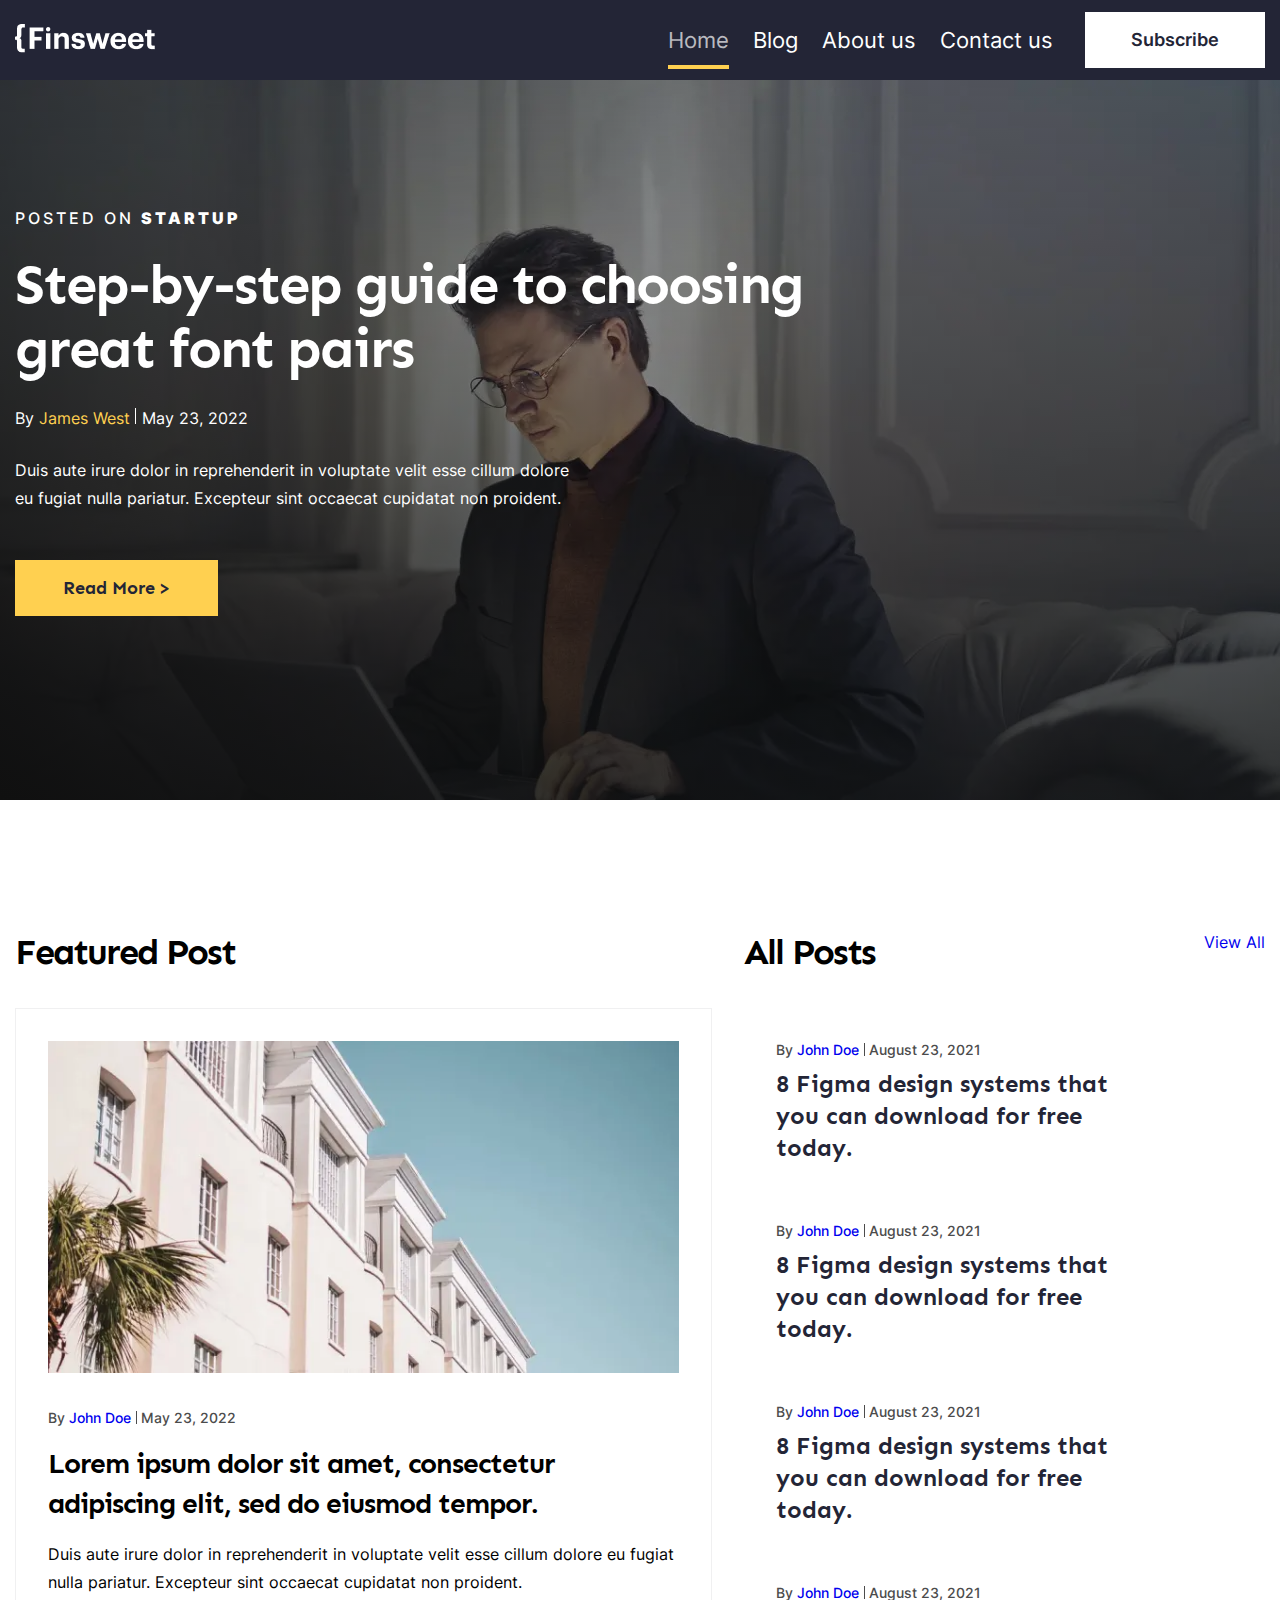
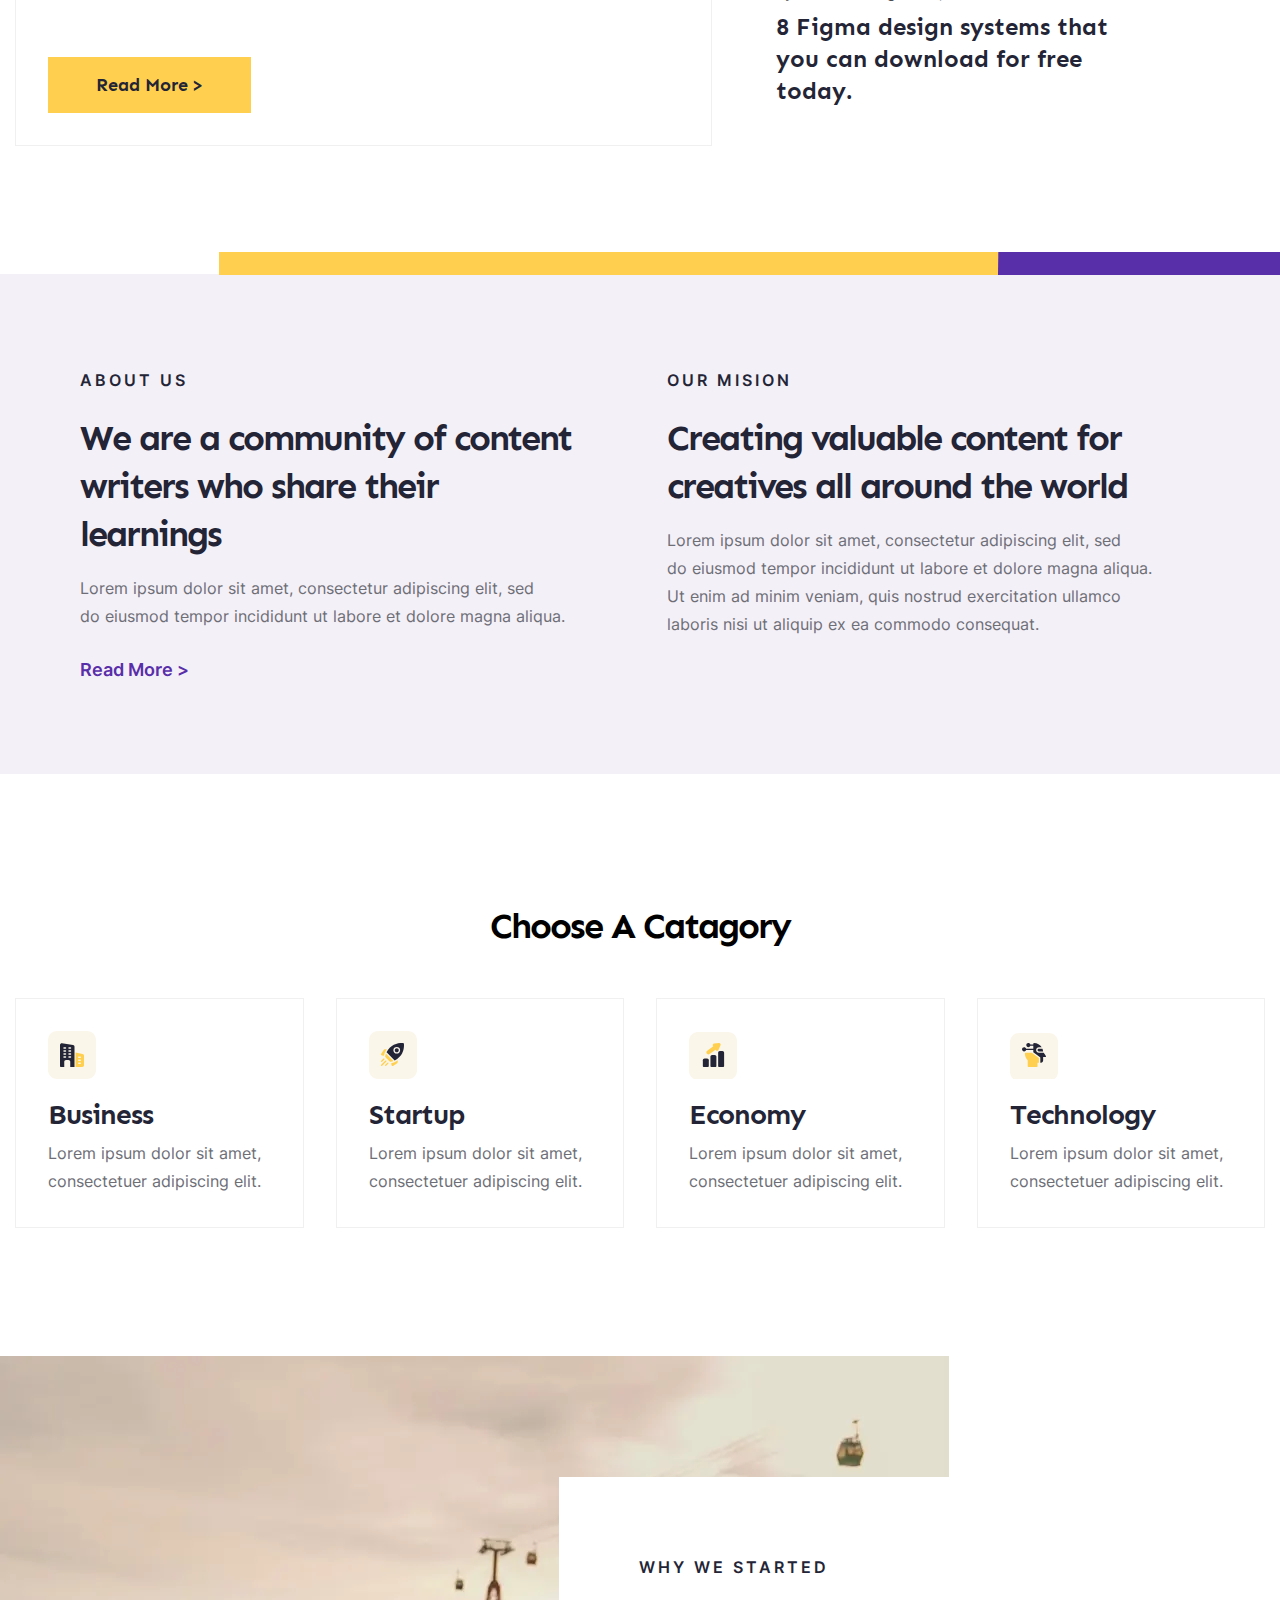
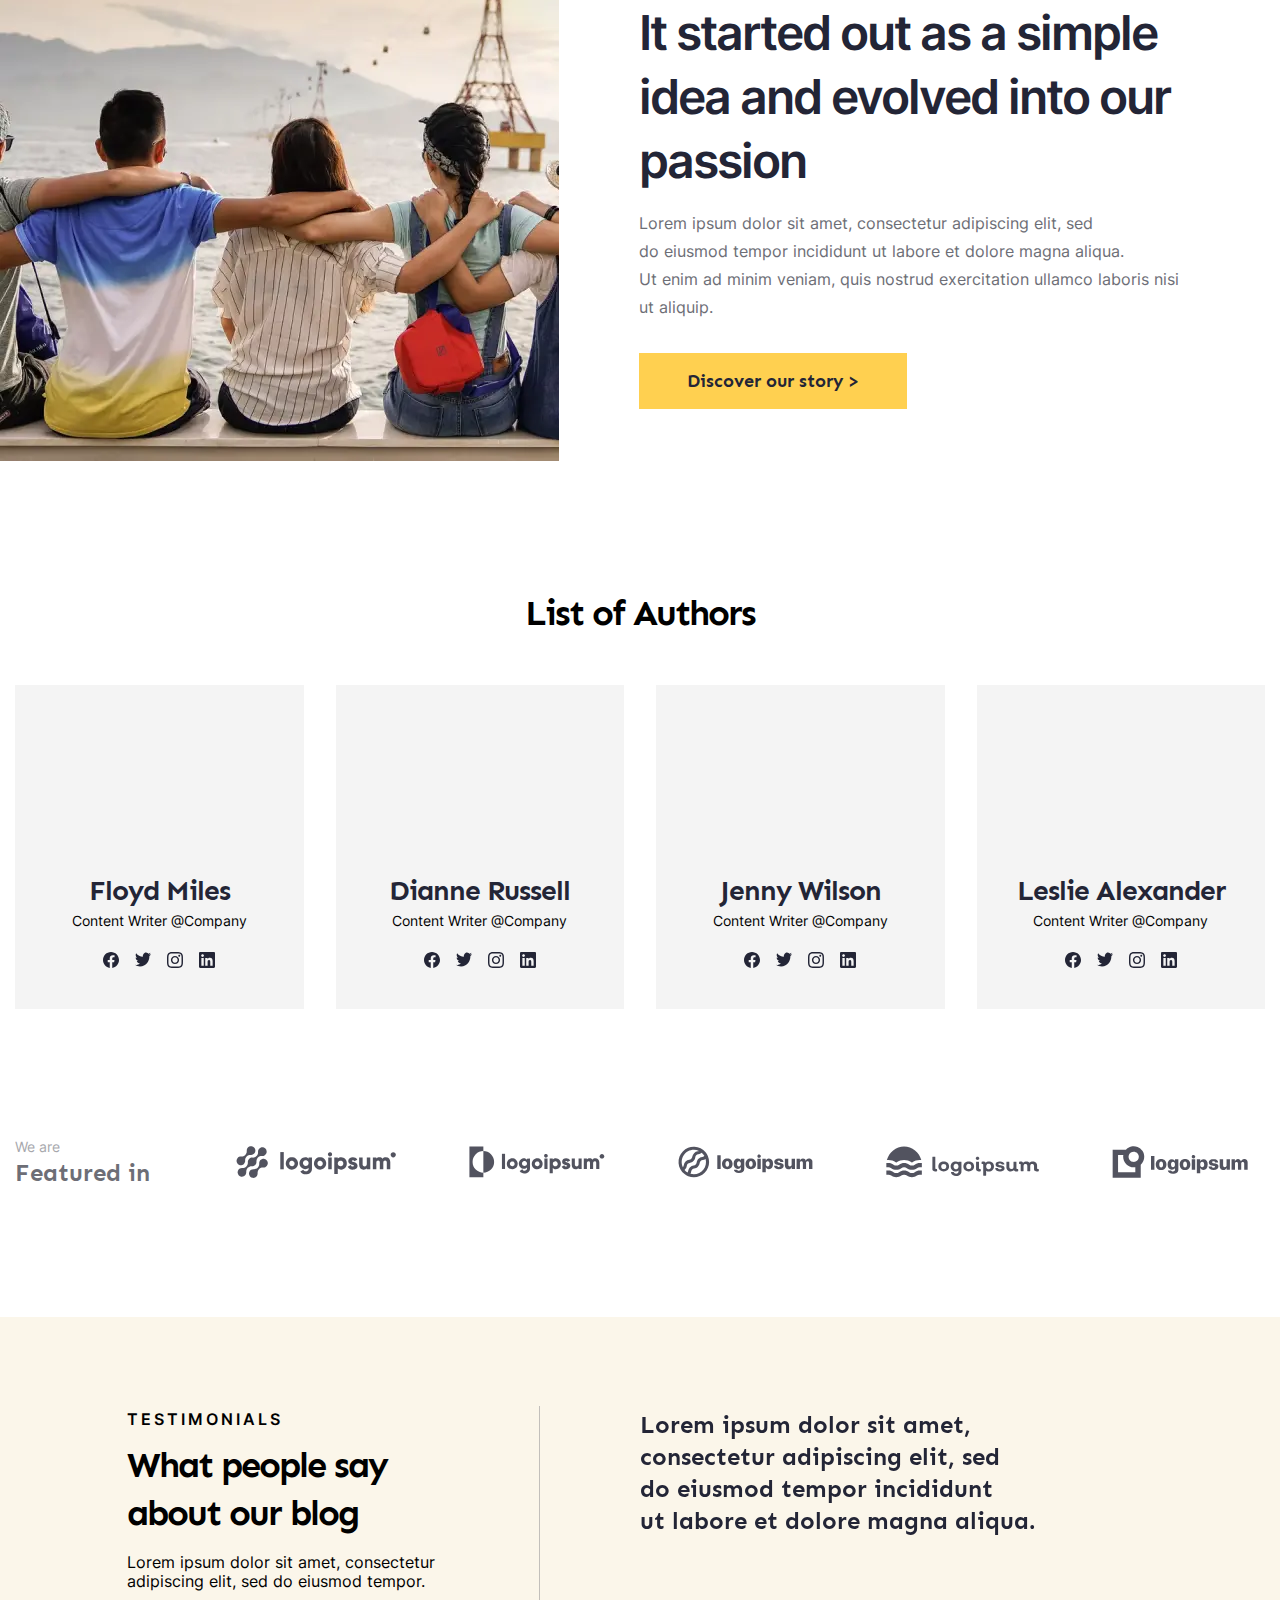
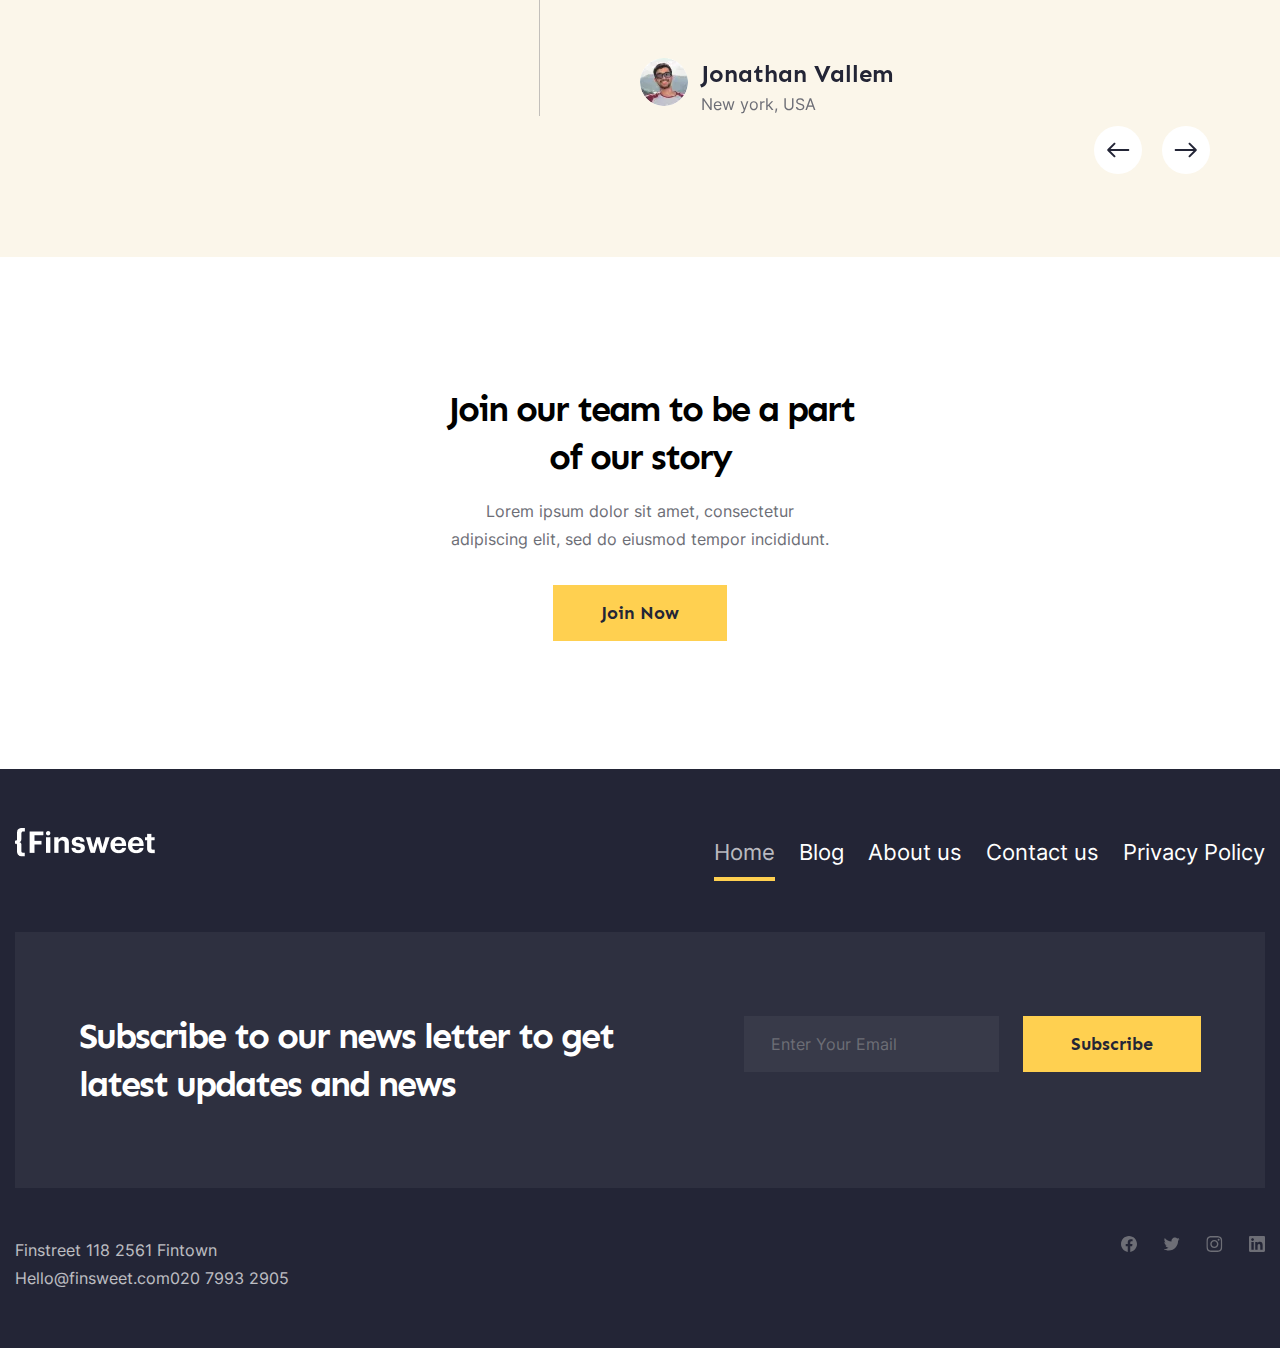
<file: index.html>
<!DOCTYPE html><html lang="en" class="page"><head><meta charset="UTF-8"><meta name="viewport" content="width=device-width,initial-scale=1"><link rel="shortcut icon" href="favicon.ico" type="image/x-icon"><meta http-equiv="X-UA-Compatible" content="ie=edge"><meta name="theme-color" content="#111111"><title>Finsweet</title><link rel="preload" href="fonts/InterMedium.woff2" as="font" type="font/woff2" crossorigin><link rel="preload" href="fonts/InterRegular.woff2" as="font" type="font/woff2" crossorigin><link rel="preload" href="fonts/InterSemiBold.woff2" as="font" type="font/woff2" crossorigin><link rel="preload" href="fonts/InterBlack.woff2" as="font" type="font/woff2" crossorigin><link rel="preload" href="fonts/Sen-Bold.woff2" as="font" type="font/woff2" crossorigin><link rel="stylesheet" href="css/vendor.css"><link rel="stylesheet" href="css/main.css"><script defer="defer" src="js/main.js"></script></head><body class="page__body"><div class="site-container"><header class="header"><div class="container header__container"><div class="header__left"><a href="index.html" class="header__logo"><img src="img/logo.png" alt="logo"></a></div><div class="header__right"><nav class="header__nav nav" title="navigation menu"><ul class="nav__list list-reset menu"><li class="nav__item menu__item"><a href="index.html" class="nav__link menu__item-link" data-scroll data-name="Home">Home</a></li><li class="nav__item menu__item"><a href="blog-page.html" class="nav__link menu__item-link" data-scroll data-name="Blog">Blog</a></li><li class="nav__item menu__item"><a href="about-page.html" class="nav__link menu__item-link" data-scroll data-name="About us">About us</a></li><li class="nav__item menu__item"><a href="contact.html" class="nav__link menu__item-link" data-scroll data-name="Contact us">Contact us</a></li></ul><div class="burger"><span></span></div></nav><a href="#subscribe" class="header__link">Subscribe</a></div></div></header><main class="main"><section class="hero"><div class="container hero__container"><div class="hero__wrapper"><span class="hero__subtitle">Posted on <a href="#" class="hero__link">Startup</a></span><h1 class="hero__title">Step-by-step guide to choosing great font pairs</h1><span class="hero__quote">By <cite class="hero__author">James West</cite><time datetime="2022-05-23">May 23, 2022</time></span><p class="hero__descr">Duis aute irure dolor in reprehenderit in voluptate velit esse cillum dolore eu fugiat nulla pariatur. Excepteur sint occaecat cupidatat non proident.</p><a href="#" class="hero__btn btn-reset btn">Read More ></a></div></div></section><section class="posts"><div class="container posts__container"><div class="posts__wrapper"><h2 class="posts__title title">Featured Post</h2><div class="posts__featured"><div class="posts__img"><picture><source srcset="img/posts.webp" type="image/webp"><img loading="lazy" src="img/posts.webp" class="image" width="" height="" alt=""></picture></div><div class="posts__content"><span class="posts__quote quote">By <cite class="quote__author"><a href="#">John Doe</a></cite><time datetime="2022-05-23">May 23, 2022</time></span><h3 class="posts__subtitle">Lorem ipsum dolor sit amet, consectetur adipiscing elit, sed do eiusmod tempor.</h3><p class="posts__text">Duis aute irure dolor in reprehenderit in voluptate velit esse cillum dolore eu fugiat nulla pariatur. Excepteur sint occaecat cupidatat non proident.</p><a href="#" class="posts__btn btn btn-reset">Read More ></a></div></div></div><aside class="posts__aside aside"><div class="aside__top"><h2 class="aside__title title">All Posts</h2><a href="#" class="aside__link">View All</a></div><div class="aside__bot"><div class="aside__block"><span class="aside__quote quote">By <cite class="quote__author"><a href="#">John Doe</a></cite><time datetime="2021-08-23">August 23, 2021 </time></span><a href="#" class="aside__descr">8 Figma design systems that you can download for free today.</a></div><div class="aside__block"><span class="aside__quote quote">By <cite class="quote__author"><a href="#">John Doe</a></cite><time datetime="2021-08-23">August 23, 2021 </time></span><a href="#" class="aside__descr">8 Figma design systems that you can download for free today.</a></div><div class="aside__block"><span class="aside__quote quote">By <cite class="quote__author"><a href="#">John Doe</a></cite><time datetime="2021-08-23">August 23, 2021 </time></span><a href="#" class="aside__descr">8 Figma design systems that you can download for free today.</a></div><div class="aside__block"><span class="aside__quote quote">By <cite class="quote__author"><a href="#">John Doe</a></cite><time datetime="2021-08-23">August 23, 2021 </time></span><a href="#" class="aside__descr">8 Figma design systems that you can download for free today.</a></div></div></aside></div></section><section class="about"><div class="about__container container"><div class="about__wrapper"><div class="about__us"><h4 class="about__title">ABOUT US</h4><h5 class="about__subtitle">We are a community of content writers who share their learnings</h5><p class="about__text">Lorem ipsum dolor sit amet, consectetur adipiscing elit, sed do eiusmod tempor incididunt ut labore et dolore magna aliqua.</p></div><div class="about__mission"><h4 class="about__title">Our mision</h4><h5 class="about__subtitle">Creating valuable content for creatives all around the world</h5><p class="about__text">Lorem ipsum dolor sit amet, consectetur adipiscing elit, sed do eiusmod tempor incididunt ut labore et dolore magna aliqua. Ut enim ad minim veniam, quis nostrud exercitation ullamco laboris nisi ut aliquip ex ea commodo consequat.</p></div></div><a href="#" class="about__link">Read More ></a></div></section><section class="category"><div class="category__container container"><h2 class="category__title title">Choose A Catagory</h2><div class="category__wrapper"><a href="buisness-page.html" class="category__link"><article class="category__card card"><div class="card__icon"><img src="img/card-icon1.svg" alt="Business category icon"></div><h4 class="card__title">Business</h4><p class="card__text">Lorem ipsum dolor sit amet, consectetuer adipiscing elit.</p></article></a><a href="#" class="category__link"><article class="category__card card"><div class="card__icon"><img src="img/card-icon2.svg" alt="Startup category icon"></div><h4 class="card__title">Startup</h4><p class="card__text">Lorem ipsum dolor sit amet, consectetuer adipiscing elit.</p></article></a><a href="#" class="category__link"><article class="category__card card"><div class="card__icon"><img src="img/card-icon3.svg" alt="Economy category icon"></div><h4 class="card__title">Economy</h4><p class="card__text">Lorem ipsum dolor sit amet, consectetuer adipiscing elit.</p></article></a><a href="#" class="category__link"><article class="category__card card"><div class="card__icon"><img src="img/card-icon4.svg" alt="Technology category icon"></div><h4 class="card__title">Technology</h4><p class="card__text">Lorem ipsum dolor sit amet, consectetuer adipiscing elit.</p></article></a></div></div></section><section class="why"><div class="why__container container"><div class="why__wrapper"><h4 class="why__title">Why we started</h4><h5 class="why__subtitle">It started out as a simple idea and evolved into our passion</h5><p class="why__text">Lorem ipsum dolor sit amet, consectetur adipiscing elit, sed do eiusmod tempor incididunt ut labore et dolore magna aliqua. Ut enim ad minim veniam, quis nostrud exercitation ullamco laboris nisi ut aliquip.</p><a href="#" class="why__link btn btn-reset">Discover our story ></a></div></div></section><section class="authors"><div class="authors__container container"><h2 class="authors__title title">List of Authors</h2><div class="authors__wrapper"><article class="authors__card author-card"><div class="author-card__icon"><picture><source srcset="img/author-card1.webp" type="image/webp"><img loading="lazy" src="img/author-card1.webp" class="image" width="128" height="128" alt=""></picture></div><a href="#"><h4 class="author-card__title">Floyd Miles</h4></a><p class="author-card__text">Content Writer @Company</p><div class="author-card__social"><a href="#"><img class="author-card__link" src="img/svg/fb.svg" alt=""></a><a href="#"><img class="author-card__link" src="img/svg/tw.svg" alt=""></a><a href="#"><img class="author-card__link" src="img/svg/insta.svg" alt=""></a><a href="#"><img class="author-card__link" src="img/svg/linkedin.svg" alt=""></a></div></article><article class="authors__author-card author-card"><div class="author-card__icon"><picture><source srcset="img/author-card2.webp" type="image/webp"><img loading="lazy" src="img/author-card2.webp" class="image" width="128" height="128" alt=""></picture></div><a href="#"><h4 class="author-card__title">Dianne Russell</h4></a><p class="author-card__text">Content Writer @Company</p><div class="author-card__social"><a href="#"><img class="author-card__link" src="img/svg/fb.svg" alt=""></a><a href="#"><img class="author-card__link" src="img/svg/tw.svg" alt=""></a><a href="#"><img class="author-card__link" src="img/svg/insta.svg" alt=""></a><a href="#"><img class="author-card__link" src="img/svg/linkedin.svg" alt=""></a></div></article><article class="authors__author-card author-card"><div class="author-card__icon"><picture><source srcset="img/author-card3.webp" type="image/webp"><img loading="lazy" src="img/author-card3.webp" class="image" width="128" height="128" alt=""></picture></div><a href="#"><h4 class="author-card__title">Jenny Wilson</h4></a><p class="author-card__text">Content Writer @Company</p><div class="author-card__social"><a href="#"><img class="author-card__link" src="img/svg/fb.svg" alt=""></a><a href="#"><img class="author-card__link" src="img/svg/tw.svg" alt=""></a><a href="#"><img class="author-card__link" src="img/svg/insta.svg" alt=""></a><a href="#"><img class="author-card__link" src="img/svg/linkedin.svg" alt=""></a></div></article><article class="authors__author-card author-card"><div class="author-card__icon"><picture><source srcset="img/author-card4.webp" type="image/webp"><img loading="lazy" src="img/author-card4.webp" class="image" width="128" height="128" alt=""></picture></div><a href="#"><h4 class="author-card__title">Leslie Alexander</h4></a><p class="author-card__text">Content Writer @Company</p><div class="author-card__social"><a href="#"><img class="author-card__link" src="img/svg/fb.svg" alt=""></a><a href="#"><img class="author-card__link" src="img/svg/tw.svg" alt=""></a><a href="#"><img class="author-card__link" src="img/svg/insta.svg" alt=""></a><a href="#"><img class="author-card__link" src="img/svg/linkedin.svg" alt=""></a></div></article></div></div></section><section class="logos"><div class="logos__container container"><div class="logos__left"><h5 class="logos__title">We are</h5><span class="logos__text">Featured in</span></div><div class="logos__right"><div class="logos__logo" aria-label="logoipsum*"><img src="img/Logo1.svg" alt="logo" class="logos__img"></div><div class="logos__logo" aria-label="logoipsum*"><img src="img/Logo2.svg" alt="logo" class="logos__img"></div><div class="logos__logo" aria-label="logoipsum*"><img src="img/Logo3.svg" alt="logo" class="logos__img"></div><div class="logos__logo" aria-label="logoipsum*"><img src="img/Logo4.svg" alt="logo" class="logos__img"></div><div class="logos__logo" aria-label="logoipsum*"><img src="img/Logo5.svg" alt="logo" class="logos__img"></div></div></div></section><section class="testimonials"><div class="testimonials__container container"><div class="testimonials__wrapper"><div class="testimonials__left"><h4 class="testimonials__subtitle">TESTIMONIALs</h4><h2 class="testimonials__title title">What people say about our blog</h2><p class="testimonials__text">Lorem ipsum dolor sit amet, consectetur adipiscing elit, sed do eiusmod tempor.</p></div><div class="testimonials__right"><div class="testimonials__swiper swiper"><div class="swiper-wrapper"><div class="swiper-slide"><div class="testimonials__descr"><p>Lorem ipsum dolor sit amet, consectetur adipiscing elit, sed do eiusmod tempor incididunt ut labore et dolore magna aliqua.</p></div><div class="testimonials__author"><h5 class="testimonials__name">Jonathan Vallem</h5><span class="testimonials__from">New york, USA</span></div></div><div class="swiper-slide"><div class="testimonials__descr"><p>Lorem ipsum dolor sit amet, consectetur adipiscing elit, sed do eiusmod tempor incididunt ut labore et dolore magna aliqua.</p></div><div class="testimonials__author"><h5 class="testimonials__name">Jonathan Vallem</h5><span class="testimonials__from">New york, USA</span></div></div><div class="swiper-slide"><div class="testimonials__descr"><p>Lorem ipsum dolor sit amet, consectetur adipiscing elit, sed do eiusmod tempor incididunt ut labore et dolore magna aliqua.</p></div><div class="testimonials__author"><h5 class="testimonials__name">Jonathan Vallem</h5><span class="testimonials__from">New york, USA</span></div></div></div><div class="swiper__btns"><div class="swiper-button-next"><svg width="48" height="48" viewBox="0 0 48 48" fill="none" xmlns="http://www.w3.org/2000/svg"><circle cx="24" cy="24" r="24" transform="rotate(-180 24 24)" fill="white"/><path d="M34.2852 25C34.8374 25 35.2852 24.5523 35.2852 24C35.2852 23.4477 34.8374 23 34.2852 23L34.2852 25ZM13.449 23.2929C13.0585 23.6834 13.0585 24.3166 13.449 24.7071L19.813 31.0711C20.2035 31.4616 20.8367 31.4616 21.2272 31.0711C21.6177 30.6805 21.6177 30.0474 21.2272 29.6569L15.5703 24L21.2272 18.3431C21.6177 17.9526 21.6177 17.3195 21.2272 16.9289C20.8367 16.5384 20.2035 16.5384 19.813 16.9289L13.449 23.2929ZM34.2852 23L14.1561 23L14.1561 25L34.2852 25L34.2852 23Z" fill="#232536"/></svg></div><div class="swiper-button-prev"><svg width="48" height="48" viewBox="0 0 48 48" fill="none" xmlns="http://www.w3.org/2000/svg"><circle cx="24" cy="24" r="24" transform="rotate(-180 24 24)" fill="white"/><path d="M34.2852 25C34.8374 25 35.2852 24.5523 35.2852 24C35.2852 23.4477 34.8374 23 34.2852 23L34.2852 25ZM13.449 23.2929C13.0585 23.6834 13.0585 24.3166 13.449 24.7071L19.813 31.0711C20.2035 31.4616 20.8367 31.4616 21.2272 31.0711C21.6177 30.6805 21.6177 30.0474 21.2272 29.6569L15.5703 24L21.2272 18.3431C21.6177 17.9526 21.6177 17.3195 21.2272 16.9289C20.8367 16.5384 20.2035 16.5384 19.813 16.9289L13.449 23.2929ZM34.2852 23L14.1561 23L14.1561 25L34.2852 25L34.2852 23Z" fill="#232536"/></svg></div></div></div></div></div></div></section><section class="join"><div class="join__container container"><h2 class="join__title title">Join our team to be a part of our story</h2><p class="join__descr">Lorem ipsum dolor sit amet, consectetur adipiscing elit, sed do eiusmod tempor incididunt.</p><div class="join__btn-div"><a href="#" class="join__btn btn-reset btn">Join Now</a></div></div></section></main><footer class="footer"><div class="footer__container container"><div class="footer__header"><div class="footer__left"><a href="#" class="footer__logo"><img src="img/logo.png" alt="logo"></a></div><div class="footer__right"><nav class="footer__nav nav" title="footer navigation menu"><ul class="nav__list list-reset"><li class="nav__item"><a href="index.html" class="nav__link" data-name="Home">Home</a></li><li class="nav__item"><a href="blog-page.html" class="nav__link" data-name="Blog">Blog</a></li><li class="nav__item"><a href="about-page.html" class="nav__link" data-name="About us">About us</a></li><li class="nav__item"><a href="contact.html" class="nav__link" data-name="Contact us">Contact us</a></li><li class="nav__item"><a href="privacy.html" class="nav__link" data-name="Privacy Policy">Privacy Policy</a></li></ul></nav></div></div><div class="footer__middle"><h2 class="footer__title title">Subscribe to our news letter to get latest updates and news</h2><form class="footer__subscribe" id="subscribe"><input type="email" class="footer__input" required placeholder="Enter Your Email"> <button class="footer__btn btn btn-reset" type="submit">Subscribe</button></form></div><div class="footer__bottom"><div class="footer__bottom-left"><span class="footer__address">Finstreet 118 2561 Fintown</span> <span class="footer__contacts"><a href="#">Hello@finsweet.com </a>020 7993 2905</span></div><div class="footer__bottom-right"><div class="footer__social"><a class="footer__link" href="#"><img src="img/svg/fb-neg.svg" alt="facebook link"></a><a class="footer__link" href="#"><img src="img/svg/tw-neg.svg" alt="twitter link"></a><a class="footer__link" href="#"><img src="img/svg/inst-neg.svg" alt="instagram link"></a><a class="footer__link" href="#"><img src="img/svg/linked-neg.svg" alt="linkedin link"></a></div></div></div></div></footer></div></body></html>
</file>
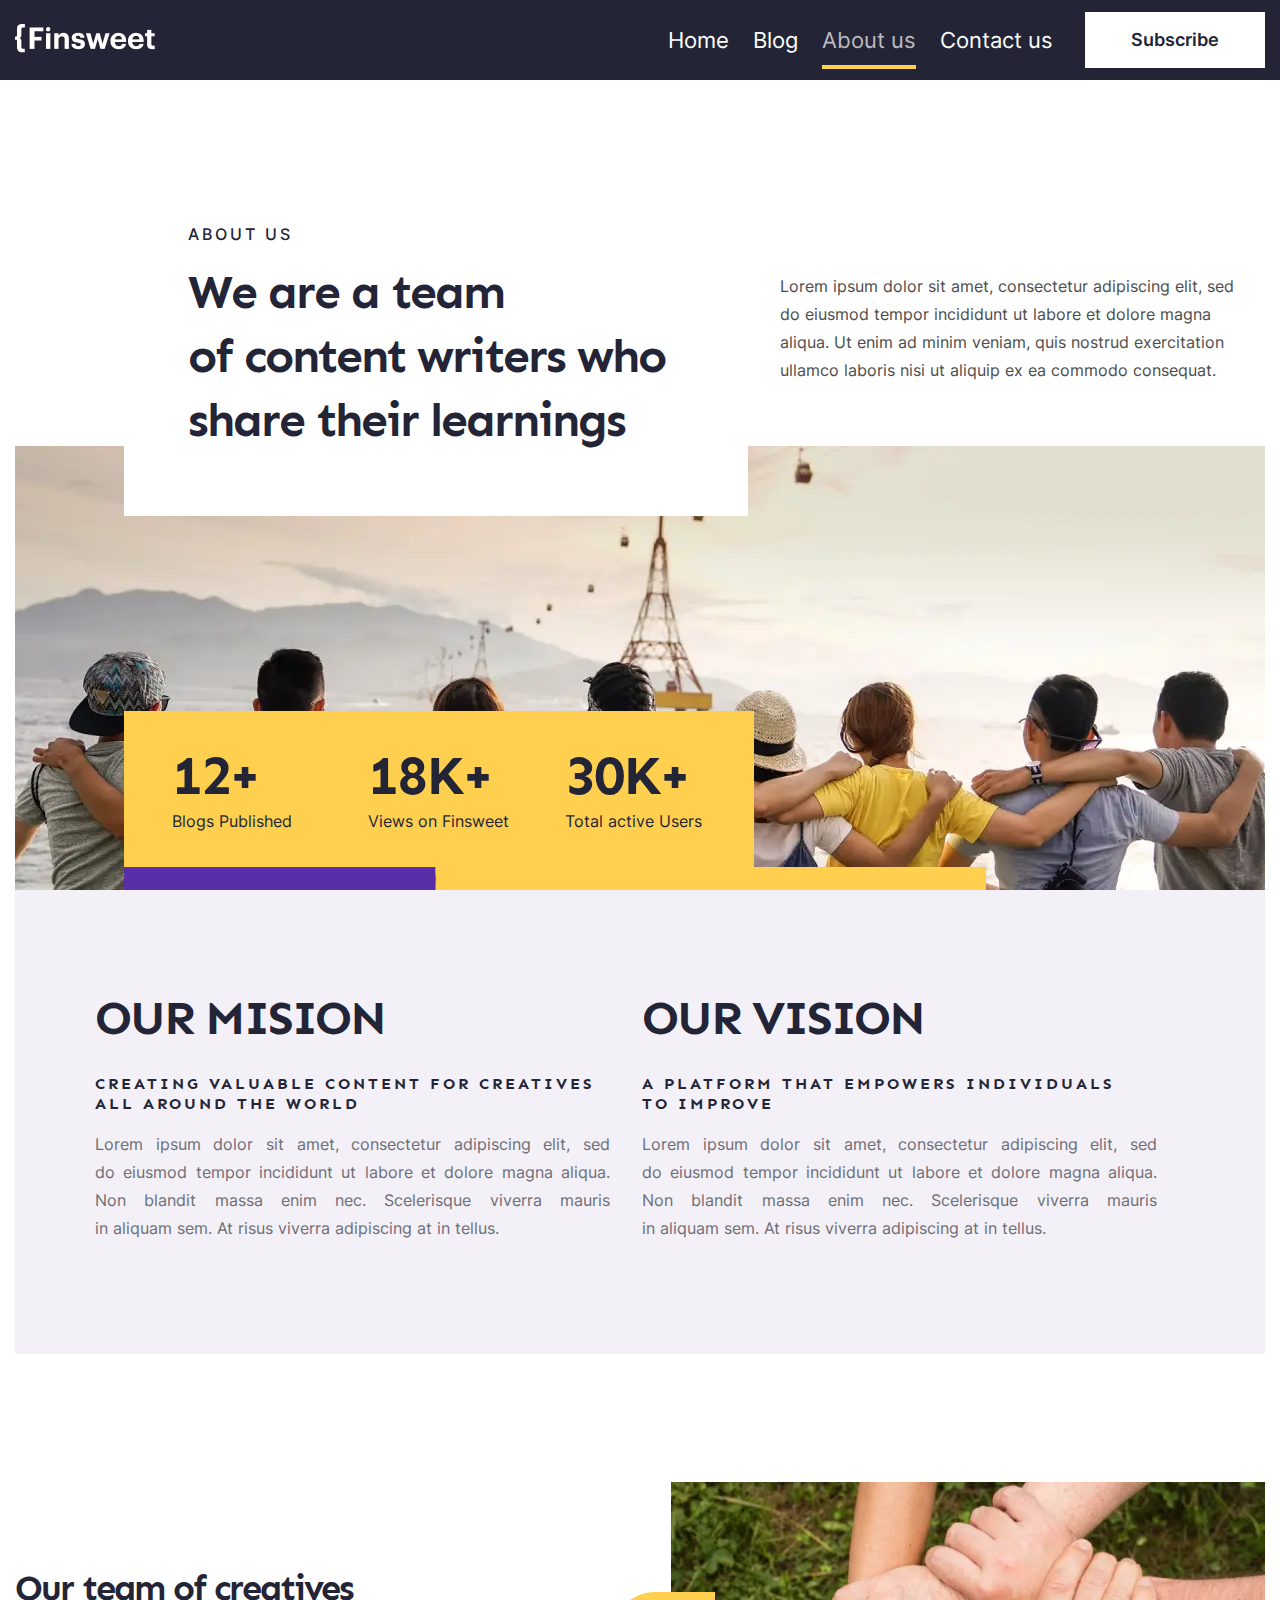
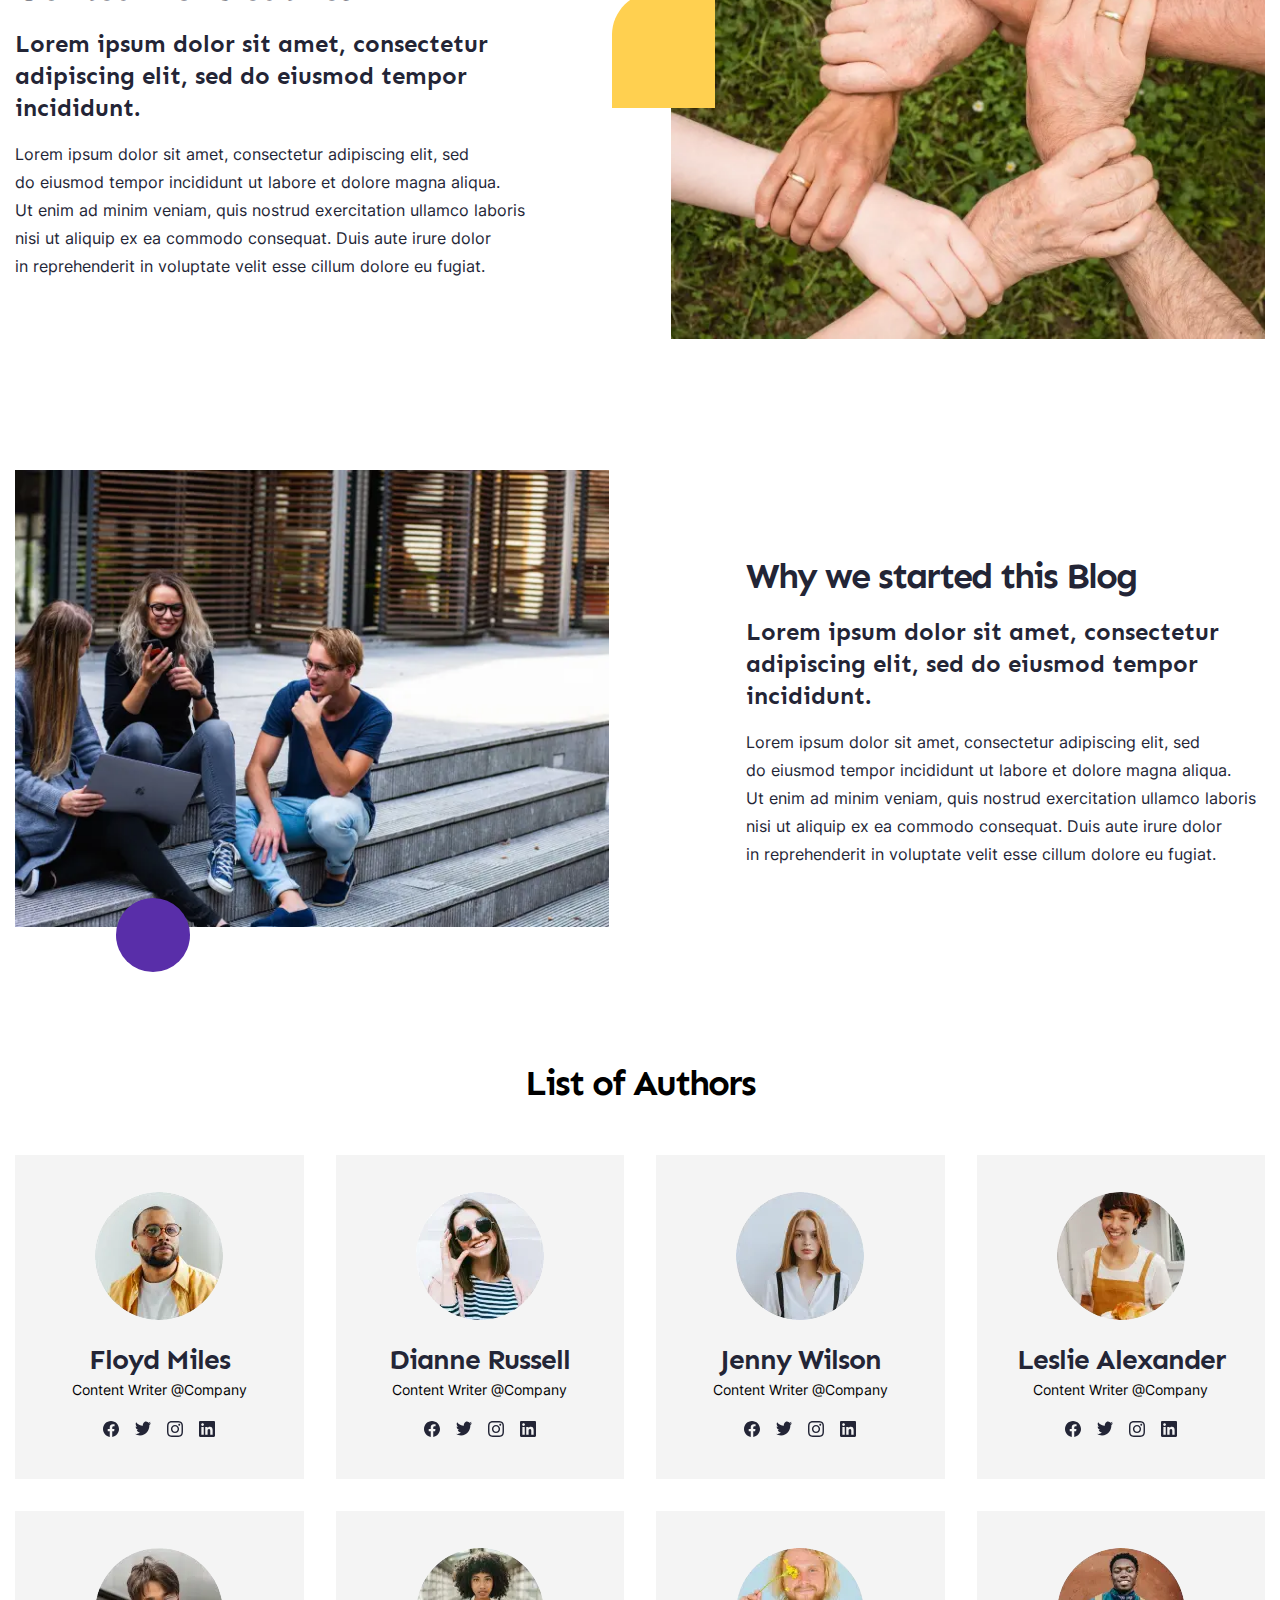
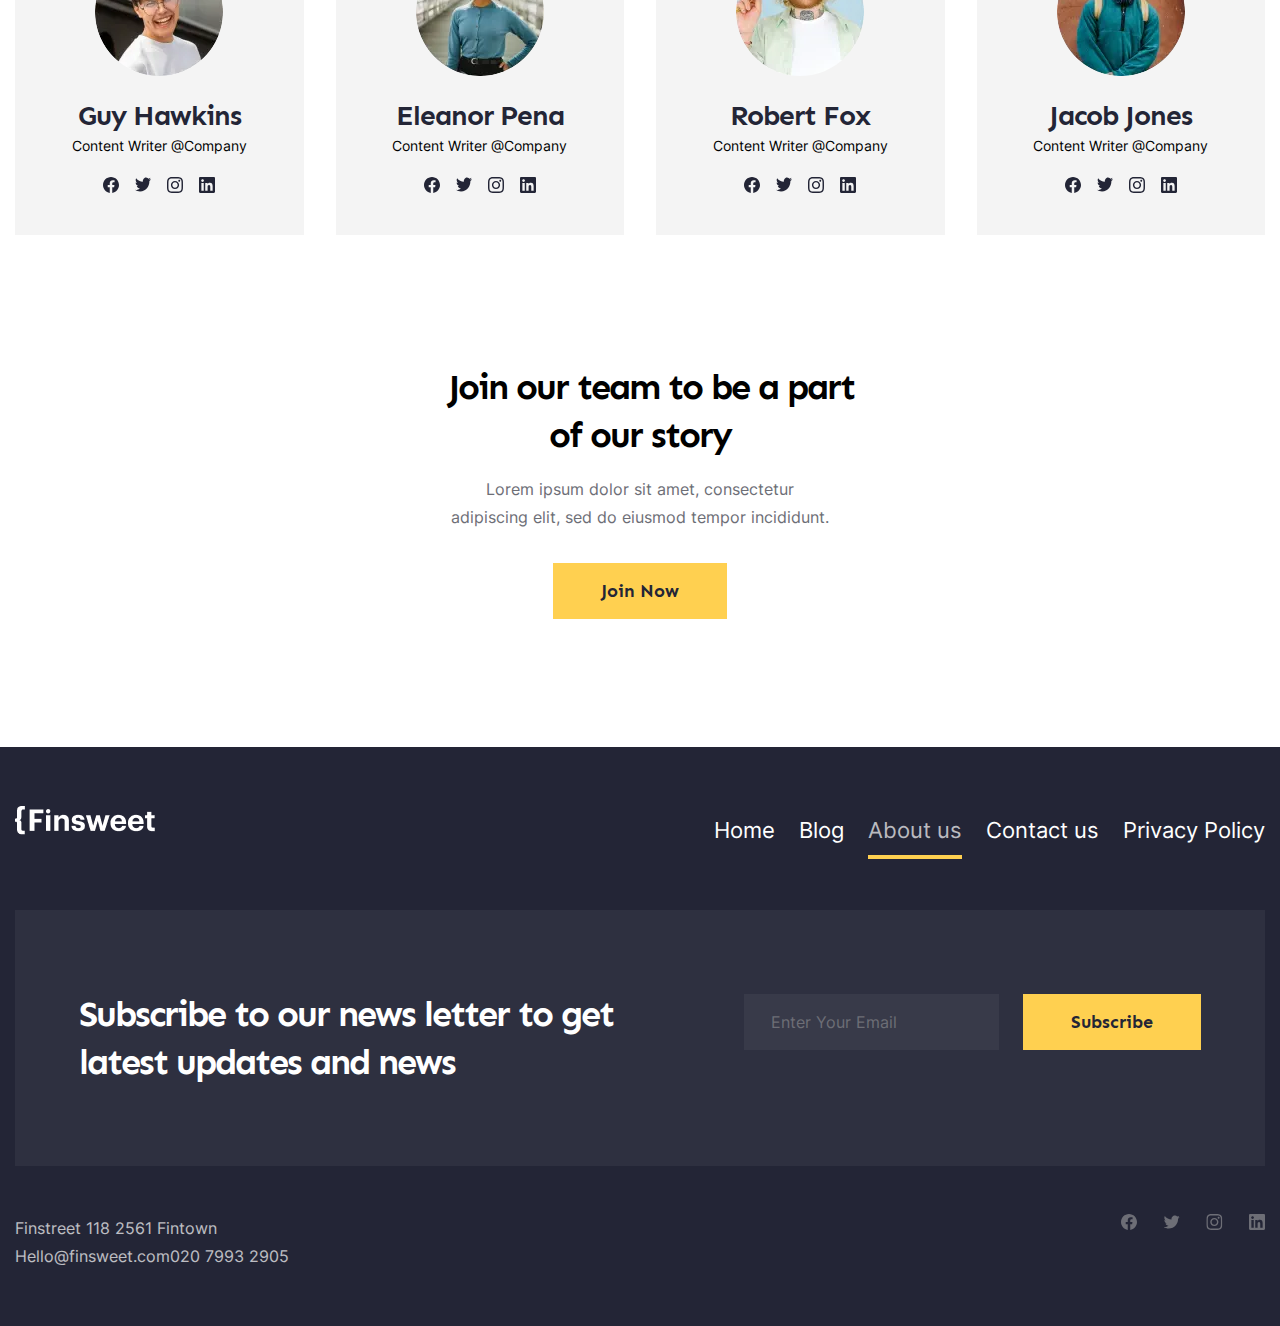
<file: about-page.html>
<!DOCTYPE html><html lang="en" class="page"><head><meta charset="UTF-8"><meta name="viewport" content="width=device-width,initial-scale=1"><link rel="shortcut icon" href="favicon.ico" type="image/x-icon"><meta http-equiv="X-UA-Compatible" content="ie=edge"><meta name="theme-color" content="#111111"><title>Finsweet</title><link rel="preload" href="fonts/InterMedium.woff2" as="font" type="font/woff2" crossorigin><link rel="preload" href="fonts/InterRegular.woff2" as="font" type="font/woff2" crossorigin><link rel="preload" href="fonts/InterSemiBold.woff2" as="font" type="font/woff2" crossorigin><link rel="preload" href="fonts/InterBlack.woff2" as="font" type="font/woff2" crossorigin><link rel="preload" href="fonts/Sen-Bold.woff2" as="font" type="font/woff2" crossorigin><link rel="stylesheet" href="css/vendor.css"><link rel="stylesheet" href="css/main.css"><script defer="defer" src="js/main.js"></script></head><body class="page__body"><div class="site-container"><header class="header"><div class="container header__container"><div class="header__left"><a href="index.html" class="header__logo"><img src="img/logo.png" alt="logo"></a></div><div class="header__right"><nav class="header__nav nav" title="navigation menu"><ul class="nav__list list-reset menu"><li class="nav__item menu__item"><a href="index.html" class="nav__link menu__item-link" data-scroll data-name="Home">Home</a></li><li class="nav__item menu__item"><a href="blog-page.html" class="nav__link menu__item-link" data-scroll data-name="Blog">Blog</a></li><li class="nav__item menu__item"><a href="about-page.html" class="nav__link menu__item-link" data-scroll data-name="About us">About us</a></li><li class="nav__item menu__item"><a href="contact.html" class="nav__link menu__item-link" data-scroll data-name="Contact us">Contact us</a></li></ul><div class="burger"><span></span></div></nav><a href="#subscribe" class="header__link">Subscribe</a></div></div></header><main class="main"><section class="about-hero"><div class="about-hero__container container"><div class="about-hero__top"><div class="about-hero__left"><h4 class="about-hero__subtitle">ABOUT US</h4><h1 class="about-hero__title title">We are a team of content writers who share their learnings</h1></div><div class="about-hero__right"><p class="about-hero__descr">Lorem ipsum dolor sit amet, consectetur adipiscing elit, sed do eiusmod tempor incididunt ut labore et dolore magna aliqua. Ut enim ad minim veniam, quis nostrud exercitation ullamco laboris nisi ut aliquip ex ea commodo consequat.</p></div></div><div class="about-hero__bottom"><div class="about-hero__metrics metrics"><div class="metrics__wrapper"><div class="metrics__block metrics__block--publics"><h3 class="metrics__title">12+</h3><span class="metrics__text">Blogs Published</span></div><div class="metrics__block metrics__block--views"><h3 class="metrics__title">18K+</h3><span class="metrics__text">Views on Finsweet</span></div><div class="metrics__block metrics__block--users"><h3 class="metrics__title">30K+</h3><span class="metrics__text">Total active Users</span></div></div></div><div class="about about__container about-hero__wrapper"><div class="about-hero__us about__us"><h4 class="about-hero__title about__title">Our mision</h4><h5 class="about-hero__subtitle about__subtitle">Creating valuable content for creatives all around the world</h5><p class="about-hero__text about__text">Lorem ipsum dolor sit amet, consectetur adipiscing elit, sed do eiusmod tempor incididunt ut labore et dolore magna aliqua. Non blandit massa enim nec. Scelerisque viverra mauris in aliquam sem. At risus viverra adipiscing at in tellus.</p></div><div class="about-hero__mission about__mission"><h4 class="about-hero__title about__title">Our Vision</h4><h5 class="about-hero__subtitle about__subtitle">A platform that empowers individuals to improve</h5><p class="about-hero__text about__text">Lorem ipsum dolor sit amet, consectetur adipiscing elit, sed do eiusmod tempor incididunt ut labore et dolore magna aliqua. Non blandit massa enim nec. Scelerisque viverra mauris in aliquam sem. At risus viverra adipiscing at in tellus.</p></div></div></div></div></section><section class="reason"><div class="reason__container container"><div class="reason__block"><div class="reason__content"><h3 class="reason__title title">Our team of creatives</h3><span class="reason__subtitle">Lorem ipsum dolor sit amet, consectetur adipiscing elit, sed do eiusmod tempor incididunt.</span><p class="reason__descr">Lorem ipsum dolor sit amet, consectetur adipiscing elit, sed do eiusmod tempor incididunt ut labore et dolore magna aliqua. Ut enim ad minim veniam, quis nostrud exercitation ullamco laboris nisi ut aliquip ex ea commodo consequat. Duis aute irure dolor in reprehenderit in voluptate velit esse cillum dolore eu fugiat.</p></div><div class="reason__img"><picture><source srcset="img/reason1.webp" type="image/webp"><img loading="lazy" src="img/reason1.webp" class="image" width="624" height="480" alt="reason picture"></picture></div></div><div class="reason__block"><div class="reason__img"><picture><source srcset="img/reason2.webp" type="image/webp"><img loading="lazy" src="img/reason2.webp" class="image" width="624" height="480" alt="reason picture"></picture></div><div class="reason__content"><h3 class="reason__title title">Why we started this Blog</h3><span class="reason__subtitle">Lorem ipsum dolor sit amet, consectetur adipiscing elit, sed do eiusmod tempor incididunt.</span><p class="reason__descr">Lorem ipsum dolor sit amet, consectetur adipiscing elit, sed do eiusmod tempor incididunt ut labore et dolore magna aliqua. Ut enim ad minim veniam, quis nostrud exercitation ullamco laboris nisi ut aliquip ex ea commodo consequat. Duis aute irure dolor in reprehenderit in voluptate velit esse cillum dolore eu fugiat.</p></div></div></div></section><section class="authors"><div class="authors__container container"><h2 class="authors__title title">List of Authors</h2><div class="authors__wrapper"><article class="authors__card author-card"><div class="author-card__icon"><picture><source srcset="img/author-card1.webp" type="image/webp"><img loading="lazy" src="img/author-card1.webp" class="image" width="128" height="128" alt=""></picture></div><a href="#"><h4 class="author-card__title">Floyd Miles</h4></a><p class="author-card__text">Content Writer @Company</p><div class="author-card__social"><a href="#"><img src="img/svg/fb.svg" alt=""></a><a href="#"><img src="img/svg/tw.svg" alt=""></a><a href="#"><img src="img/svg/insta.svg" alt=""></a><a href="#"><img src="img/svg/linkedin.svg" alt=""></a></div></article><article class="authors__author-card author-card"><div class="author-card__icon"><picture><source srcset="img/author-card2.webp" type="image/webp"><img loading="lazy" src="img/author-card2.webp" class="image" width="128" height="128" alt=""></picture></div><a href="#"><h4 class="author-card__title">Dianne Russell</h4></a><p class="author-card__text">Content Writer @Company</p><div class="author-card__social"><a href="#"><img src="img/svg/fb.svg" alt=""></a><a href="#"><img src="img/svg/tw.svg" alt=""></a><a href="#"><img src="img/svg/insta.svg" alt=""></a><a href="#"><img src="img/svg/linkedin.svg" alt=""></a></div></article><article class="authors__author-card author-card"><div class="author-card__icon"><picture><source srcset="img/author-card3.webp" type="image/webp"><img loading="lazy" src="img/author-card3.webp" class="image" width="128" height="128" alt=""></picture></div><a href="#"><h4 class="author-card__title">Jenny Wilson</h4></a><p class="author-card__text">Content Writer @Company</p><div class="author-card__social"><a href="#"><img src="img/svg/fb.svg" alt=""></a><a href="#"><img src="img/svg/tw.svg" alt=""></a><a href="#"><img src="img/svg/insta.svg" alt=""></a><a href="#"><img src="img/svg/linkedin.svg" alt=""></a></div></article><article class="authors__author-card author-card"><div class="author-card__icon"><picture><source srcset="img/author-card4.webp" type="image/webp"><img loading="lazy" src="img/author-card4.webp" class="image" width="128" height="128" alt=""></picture></div><a href="#"><h4 class="author-card__title">Leslie Alexander</h4></a><p class="author-card__text">Content Writer @Company</p><div class="author-card__social"><a href="#"><img src="img/svg/fb.svg" alt=""></a><a href="#"><img src="img/svg/tw.svg" alt=""></a><a href="#"><img src="img/svg/insta.svg" alt=""></a><a href="#"><img src="img/svg/linkedin.svg" alt=""></a></div></article><article class="authors__author-card author-card"><div class="author-card__icon"><picture><source srcset="img/author-card5.webp" type="image/webp"><img loading="lazy" src="img/author-card5.webp" class="image" width="128" height="128" alt=""></picture></div><a href="#"><h4 class="author-card__title">Guy Hawkins</h4></a><p class="author-card__text">Content Writer @Company</p><div class="author-card__social"><a href="#"><img src="img/svg/fb.svg" alt=""></a><a href="#"><img src="img/svg/tw.svg" alt=""></a><a href="#"><img src="img/svg/insta.svg" alt=""></a><a href="#"><img src="img/svg/linkedin.svg" alt=""></a></div></article><article class="authors__author-card author-card"><div class="author-card__icon"><picture><source srcset="img/author-card6.webp" type="image/webp"><img loading="lazy" src="img/author-card6.webp" class="image" width="128" height="128" alt=""></picture></div><a href="#"><h4 class="author-card__title">Eleanor Pena</h4></a><p class="author-card__text">Content Writer @Company</p><div class="author-card__social"><a href="#"><img src="img/svg/fb.svg" alt=""></a><a href="#"><img src="img/svg/tw.svg" alt=""></a><a href="#"><img src="img/svg/insta.svg" alt=""></a><a href="#"><img src="img/svg/linkedin.svg" alt=""></a></div></article><article class="authors__author-card author-card"><div class="author-card__icon"><picture><source srcset="img/author-card7.webp" type="image/webp"><img loading="lazy" src="img/author-card7.webp" class="image" width="128" height="128" alt=""></picture></div><a href="#"><h4 class="author-card__title">Robert Fox</h4></a><p class="author-card__text">Content Writer @Company</p><div class="author-card__social"><a href="#"><img src="img/svg/fb.svg" alt=""></a><a href="#"><img src="img/svg/tw.svg" alt=""></a><a href="#"><img src="img/svg/insta.svg" alt=""></a><a href="#"><img src="img/svg/linkedin.svg" alt=""></a></div></article><article class="authors__author-card author-card"><div class="author-card__icon"><picture><source srcset="img/author-card8.webp" type="image/webp"><img loading="lazy" src="img/author-card8.webp" class="image" width="128" height="128" alt=""></picture></div><a href="#"><h4 class="author-card__title">Jacob Jones</h4></a><p class="author-card__text">Content Writer @Company</p><div class="author-card__social"><a href="#"><img src="img/svg/fb.svg" alt=""></a><a href="#"><img src="img/svg/tw.svg" alt=""></a><a href="#"><img src="img/svg/insta.svg" alt=""></a><a href="#"><img src="img/svg/linkedin.svg" alt=""></a></div></article></div></div></section><section class="join"><div class="join__container container"><h2 class="join__title title">Join our team to be a part of our story</h2><p class="join__descr">Lorem ipsum dolor sit amet, consectetur adipiscing elit, sed do eiusmod tempor incididunt.</p><div class="join__btn-div"><a href="#" class="join__btn btn-reset btn">Join Now</a></div></div></section></main><footer class="footer"><div class="footer__container container"><div class="footer__header"><div class="footer__left"><a href="#" class="footer__logo"><img src="img/logo.png" alt="logo"></a></div><div class="footer__right"><nav class="footer__nav nav" title="footer navigation menu"><ul class="nav__list list-reset"><li class="nav__item"><a href="index.html" class="nav__link" data-name="Home">Home</a></li><li class="nav__item"><a href="blog-page.html" class="nav__link" data-name="Blog">Blog</a></li><li class="nav__item"><a href="about-page.html" class="nav__link" data-name="About us">About us</a></li><li class="nav__item"><a href="contact.html" class="nav__link" data-name="Contact us">Contact us</a></li><li class="nav__item"><a href="privacy.html" class="nav__link" data-name="Privacy Policy">Privacy Policy</a></li></ul></nav></div></div><div class="footer__middle"><h2 class="footer__title title">Subscribe to our news letter to get latest updates and news</h2><form class="footer__subscribe" id="subscribe"><input type="email" class="footer__input" required placeholder="Enter Your Email"> <button class="footer__btn btn btn-reset" type="submit">Subscribe</button></form></div><div class="footer__bottom"><div class="footer__bottom-left"><span class="footer__address">Finstreet 118 2561 Fintown</span> <span class="footer__contacts"><a href="#">Hello@finsweet.com </a>020 7993 2905</span></div><div class="footer__bottom-right"><div class="footer__social"><a class="footer__link" href="#"><img src="img/svg/fb-neg.svg" alt="facebook link"></a><a class="footer__link" href="#"><img src="img/svg/tw-neg.svg" alt="twitter link"></a><a class="footer__link" href="#"><img src="img/svg/inst-neg.svg" alt="instagram link"></a><a class="footer__link" href="#"><img src="img/svg/linked-neg.svg" alt="linkedin link"></a></div></div></div></div></footer></div></body></html>
</file>
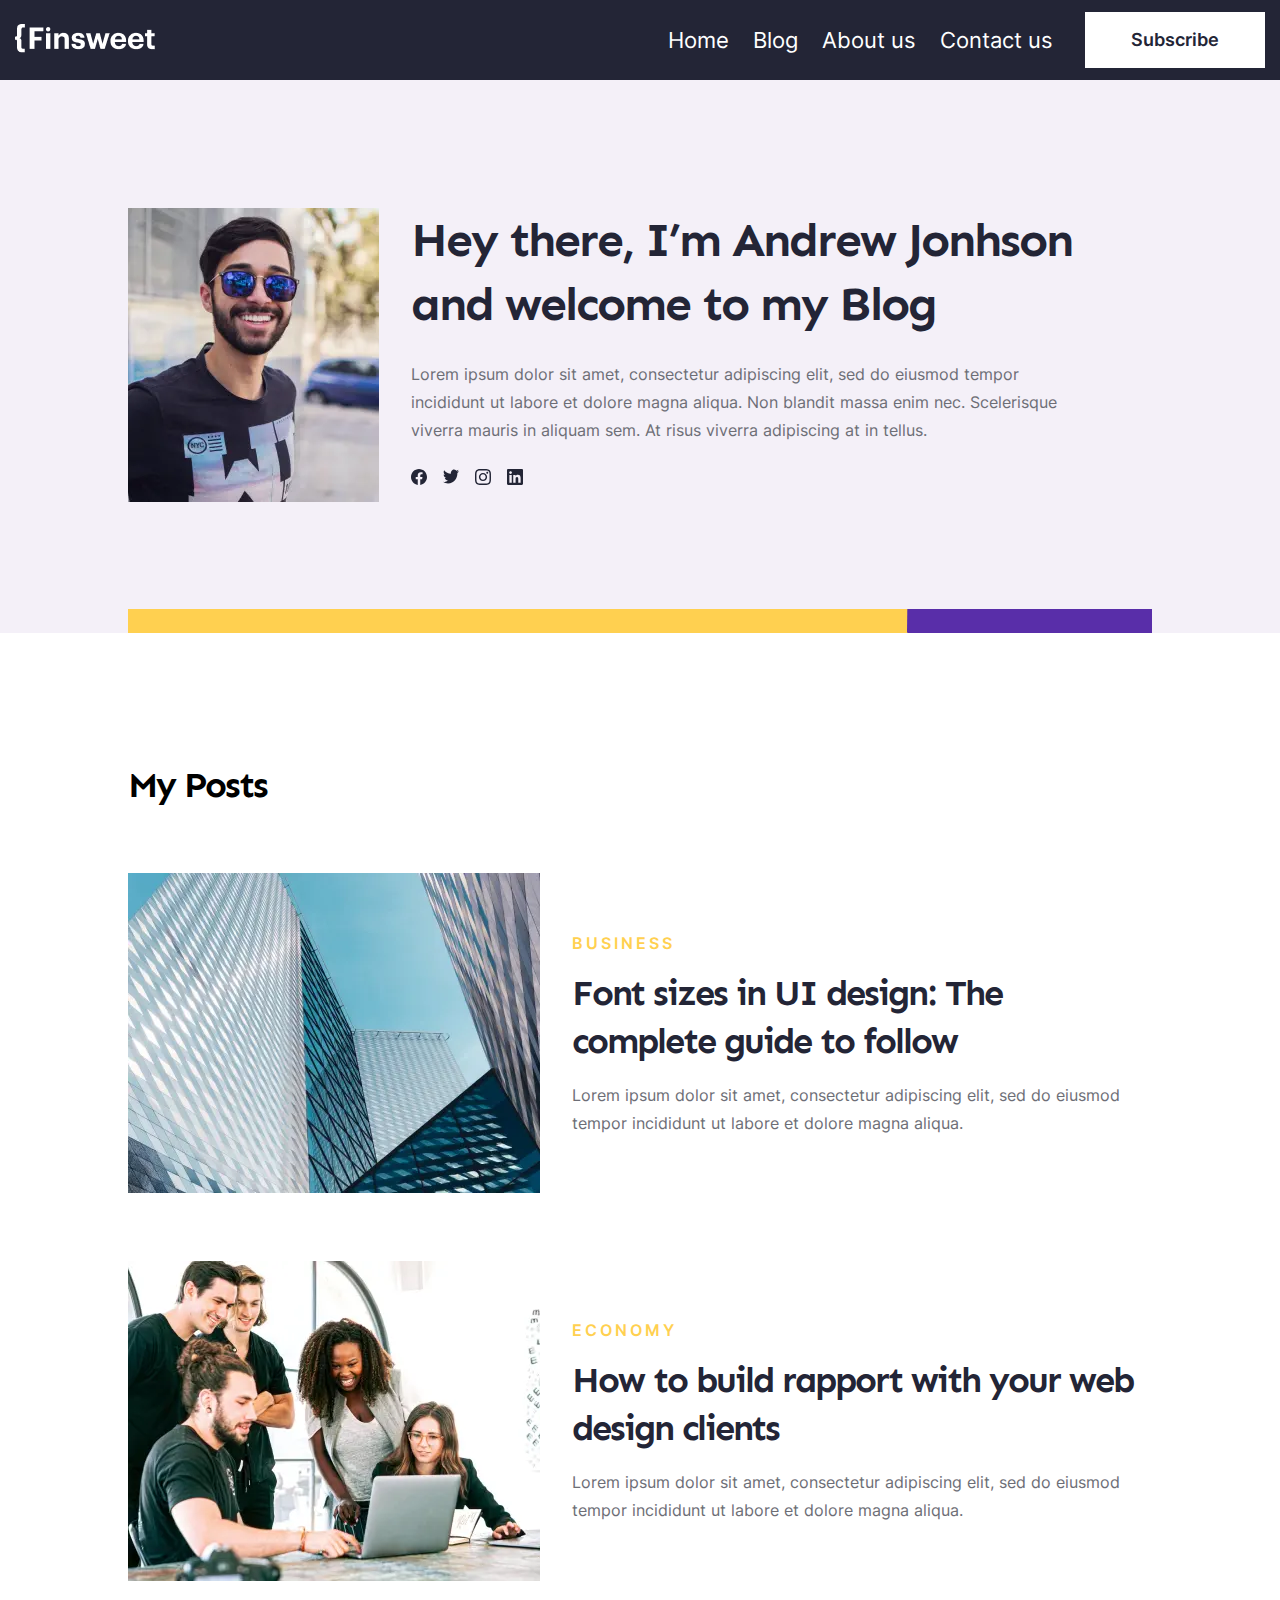
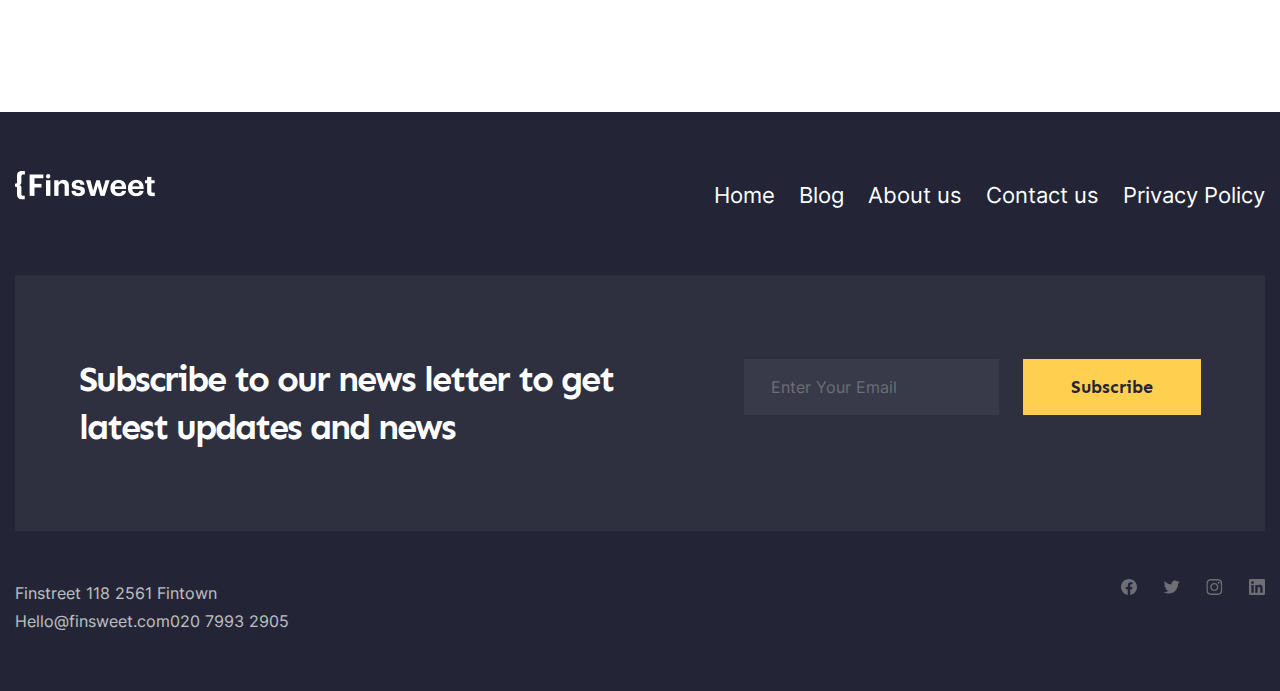
<file: author-page.html>
<!DOCTYPE html><html lang="en" class="page"><head><meta charset="UTF-8"><meta name="viewport" content="width=device-width,initial-scale=1"><link rel="shortcut icon" href="favicon.ico" type="image/x-icon"><meta http-equiv="X-UA-Compatible" content="ie=edge"><meta name="theme-color" content="#111111"><title>Finsweet</title><link rel="preload" href="fonts/InterMedium.woff2" as="font" type="font/woff2" crossorigin><link rel="preload" href="fonts/InterRegular.woff2" as="font" type="font/woff2" crossorigin><link rel="preload" href="fonts/InterSemiBold.woff2" as="font" type="font/woff2" crossorigin><link rel="preload" href="fonts/InterBlack.woff2" as="font" type="font/woff2" crossorigin><link rel="preload" href="fonts/Sen-Bold.woff2" as="font" type="font/woff2" crossorigin><link rel="stylesheet" href="css/vendor.css"><link rel="stylesheet" href="css/main.css"><script defer="defer" src="js/main.js"></script></head><body class="page__body"><div class="site-container"><header class="header"><div class="container header__container"><div class="header__left"><a href="index.html" class="header__logo"><img src="img/logo.png" alt="logo"></a></div><div class="header__right"><nav class="header__nav nav" title="navigation menu"><ul class="nav__list list-reset menu"><li class="nav__item menu__item"><a href="index.html" class="nav__link menu__item-link" data-scroll data-name="Home">Home</a></li><li class="nav__item menu__item"><a href="blog-page.html" class="nav__link menu__item-link" data-scroll data-name="Blog">Blog</a></li><li class="nav__item menu__item"><a href="about-page.html" class="nav__link menu__item-link" data-scroll data-name="About us">About us</a></li><li class="nav__item menu__item"><a href="contact.html" class="nav__link menu__item-link" data-scroll data-name="Contact us">Contact us</a></li></ul><div class="burger"><span></span></div></nav><a href="#subscribe" class="header__link">Subscribe</a></div></div></header><main class="main"><section class="author-hero"><div class="author-hero__container container"><div class="author-hero__wrapper"><div class="author-hero__img"><picture><source srcset="img/author.webp" type="image/webp"><img loading="lazy" src="img/author.webp" class="image" width="251" height="294" alt="author photo"></picture></div><div class="author-hero__body"><h1 class="author-hero__title title">Hey there, I’m Andrew Jonhson and welcome to my Blog</h1><p class="author-hero__descr">Lorem ipsum dolor sit amet, consectetur adipiscing elit, sed do eiusmod tempor incididunt ut labore et dolore magna aliqua. Non blandit massa enim nec. Scelerisque viverra mauris in aliquam sem. At risus viverra adipiscing at in tellus.</p><div class="author-hero__social author-card__social"><a href="#"><img class="author-hero__icon" src="img/svg/fb.svg" alt=""></a><a href="#"><img class="author-hero__icon" src="img/svg/tw.svg" alt=""></a><a href="#"><img class="author-hero__icon" src="img/svg/insta.svg" alt=""></a><a href="#"><img class="author-hero__icon" src="img/svg/linkedin.svg" alt=""></a></div></div></div></div></section><section class="author-posts"><div class="author-posts__container container"><div class="author-posts__wrapper"><h2 class="author-posts__title title">My Posts</h2><div class="author-posts__body"><div class="author-posts__block blog-posts__block"><div class="author-posts__img blog-posts__img"><picture><source srcset="img/post5.webp" type="image/webp"><img loading="lazy" src="img/post5.webp" class="image" width="" height="" alt=""></picture></div><div class="author-posts__content blog-posts__content"><a href="#" class="author-posts__category blog-posts__category">BUSINESS</a><h3 class="author-posts__subtitle blog-posts__subtitle">Font sizes in UI design: The complete guide to follow</h3><p class="author-posts__descr blog-posts__descr">Lorem ipsum dolor sit amet, consectetur adipiscing elit, sed do eiusmod tempor incididunt ut labore et dolore magna aliqua.</p></div></div><div class="author-posts__block blog-posts__block"><div class="author-posts__img blog-posts__img"><picture><source srcset="img/post6.webp" type="image/webp"><img loading="lazy" src="img/post6.webp" class="image" width="" height="" alt=""></picture></div><div class="author-posts__content blog-posts__content"><a href="#" class="author-posts__category blog-posts__category">ECONOMY</a><h3 class="author-posts__subtitle blog-posts__subtitle">How to build rapport with your web design clients</h3><p class="author-posts__descr blog-posts__descr">Lorem ipsum dolor sit amet, consectetur adipiscing elit, sed do eiusmod tempor incididunt ut labore et dolore magna aliqua.</p></div></div></div></div></div></section></main><footer class="footer"><div class="footer__container container"><div class="footer__header"><div class="footer__left"><a href="#" class="footer__logo"><img src="img/logo.png" alt="logo"></a></div><div class="footer__right"><nav class="footer__nav nav" title="footer navigation menu"><ul class="nav__list list-reset"><li class="nav__item"><a href="index.html" class="nav__link" data-name="Home">Home</a></li><li class="nav__item"><a href="blog-page.html" class="nav__link" data-name="Blog">Blog</a></li><li class="nav__item"><a href="about-page.html" class="nav__link" data-name="About us">About us</a></li><li class="nav__item"><a href="contact.html" class="nav__link" data-name="Contact us">Contact us</a></li><li class="nav__item"><a href="privacy.html" class="nav__link" data-name="Privacy Policy">Privacy Policy</a></li></ul></nav></div></div><div class="footer__middle"><h2 class="footer__title title">Subscribe to our news letter to get latest updates and news</h2><form class="footer__subscribe" id="subscribe"><input type="email" class="footer__input" required placeholder="Enter Your Email"> <button class="footer__btn btn btn-reset" type="submit">Subscribe</button></form></div><div class="footer__bottom"><div class="footer__bottom-left"><span class="footer__address">Finstreet 118 2561 Fintown</span> <span class="footer__contacts"><a href="#">Hello@finsweet.com </a>020 7993 2905</span></div><div class="footer__bottom-right"><div class="footer__social"><a class="footer__link" href="#"><img src="img/svg/fb-neg.svg" alt="facebook link"></a><a class="footer__link" href="#"><img src="img/svg/tw-neg.svg" alt="twitter link"></a><a class="footer__link" href="#"><img src="img/svg/inst-neg.svg" alt="instagram link"></a><a class="footer__link" href="#"><img src="img/svg/linked-neg.svg" alt="linkedin link"></a></div></div></div></div></footer></div></body></html>
</file>
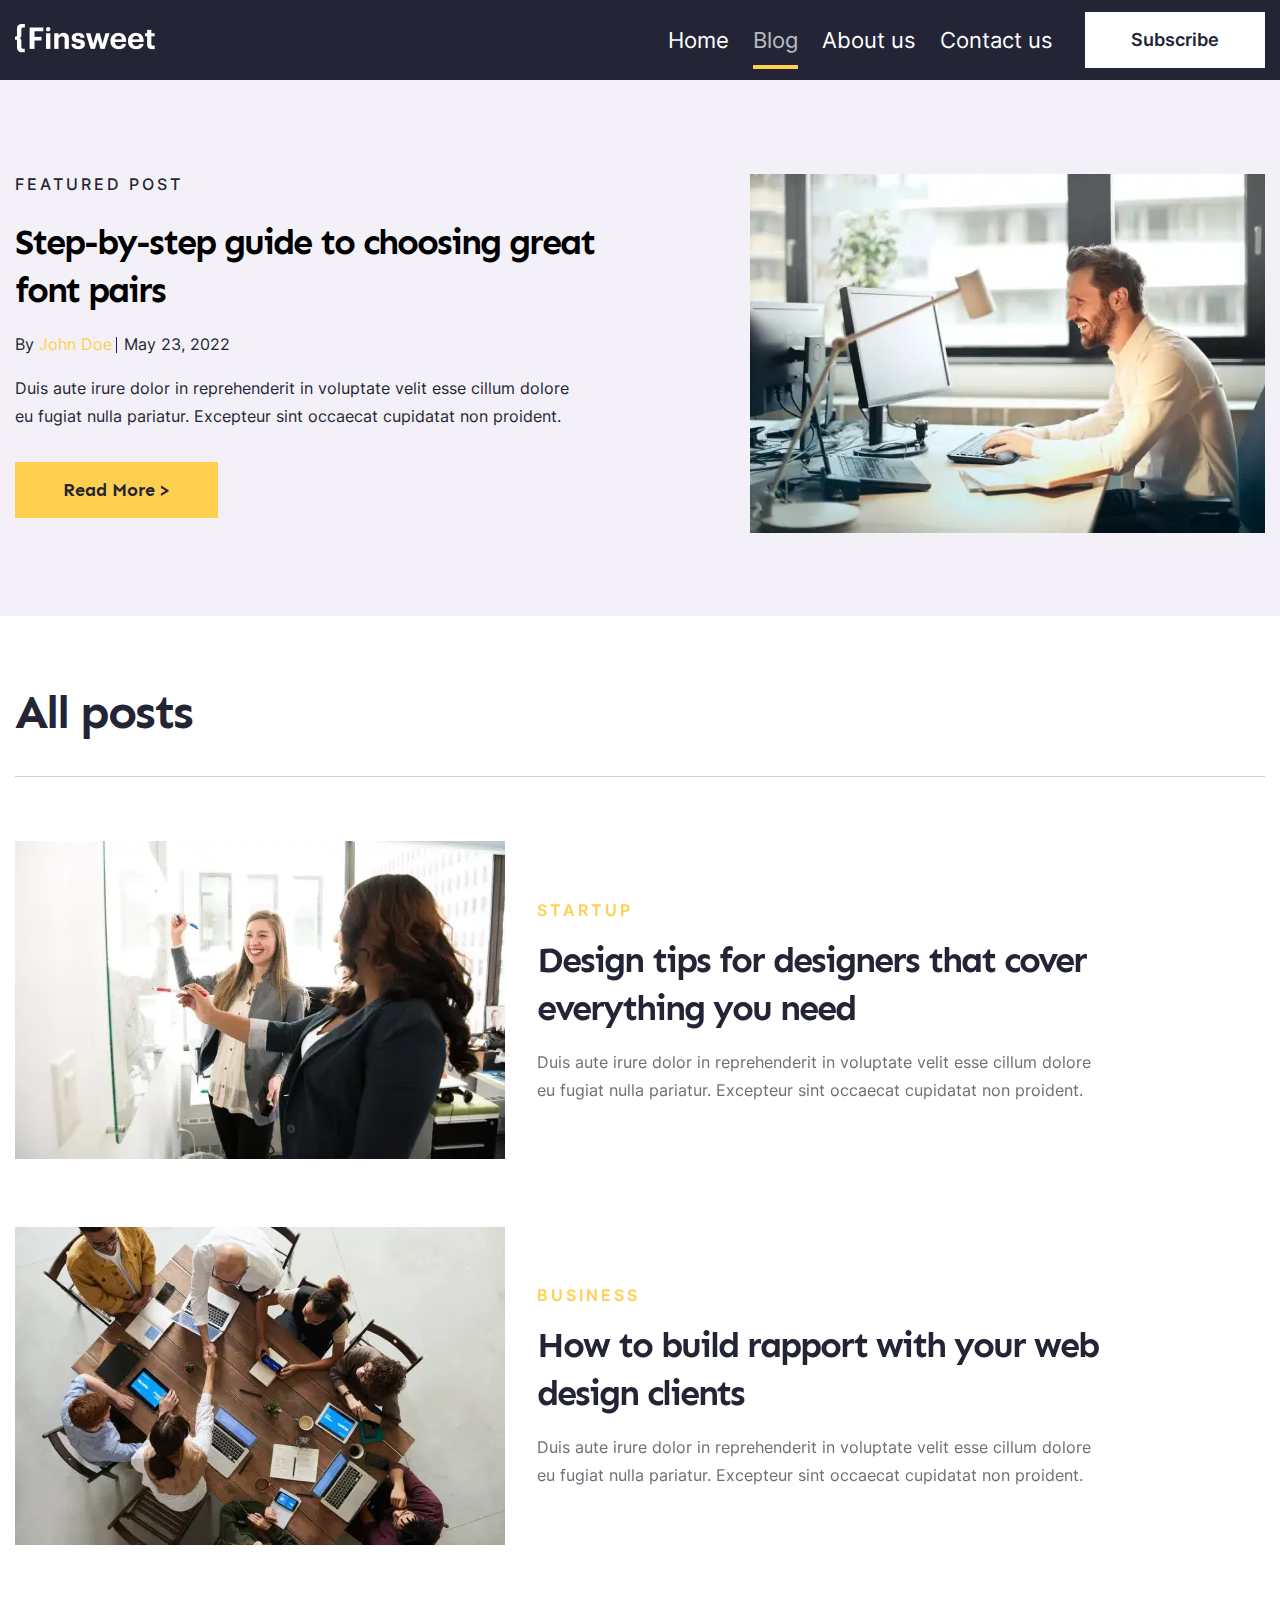
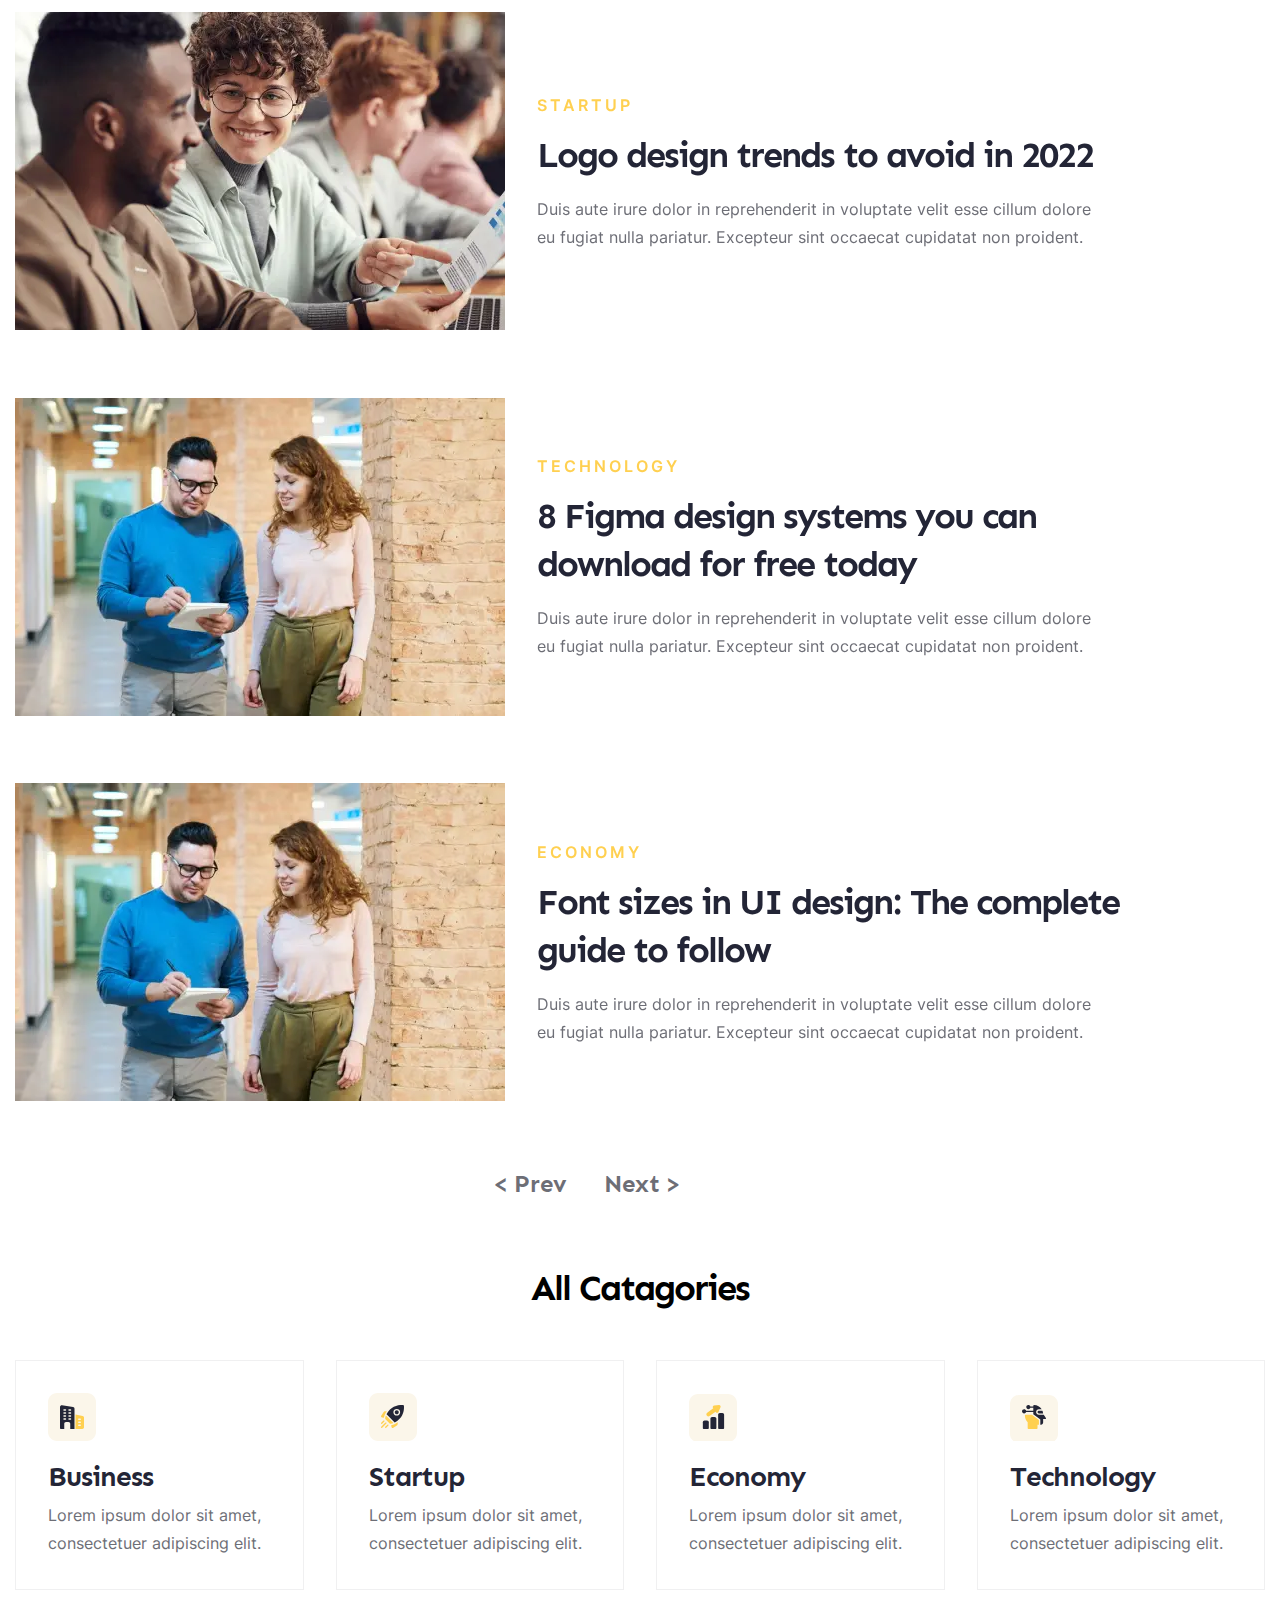
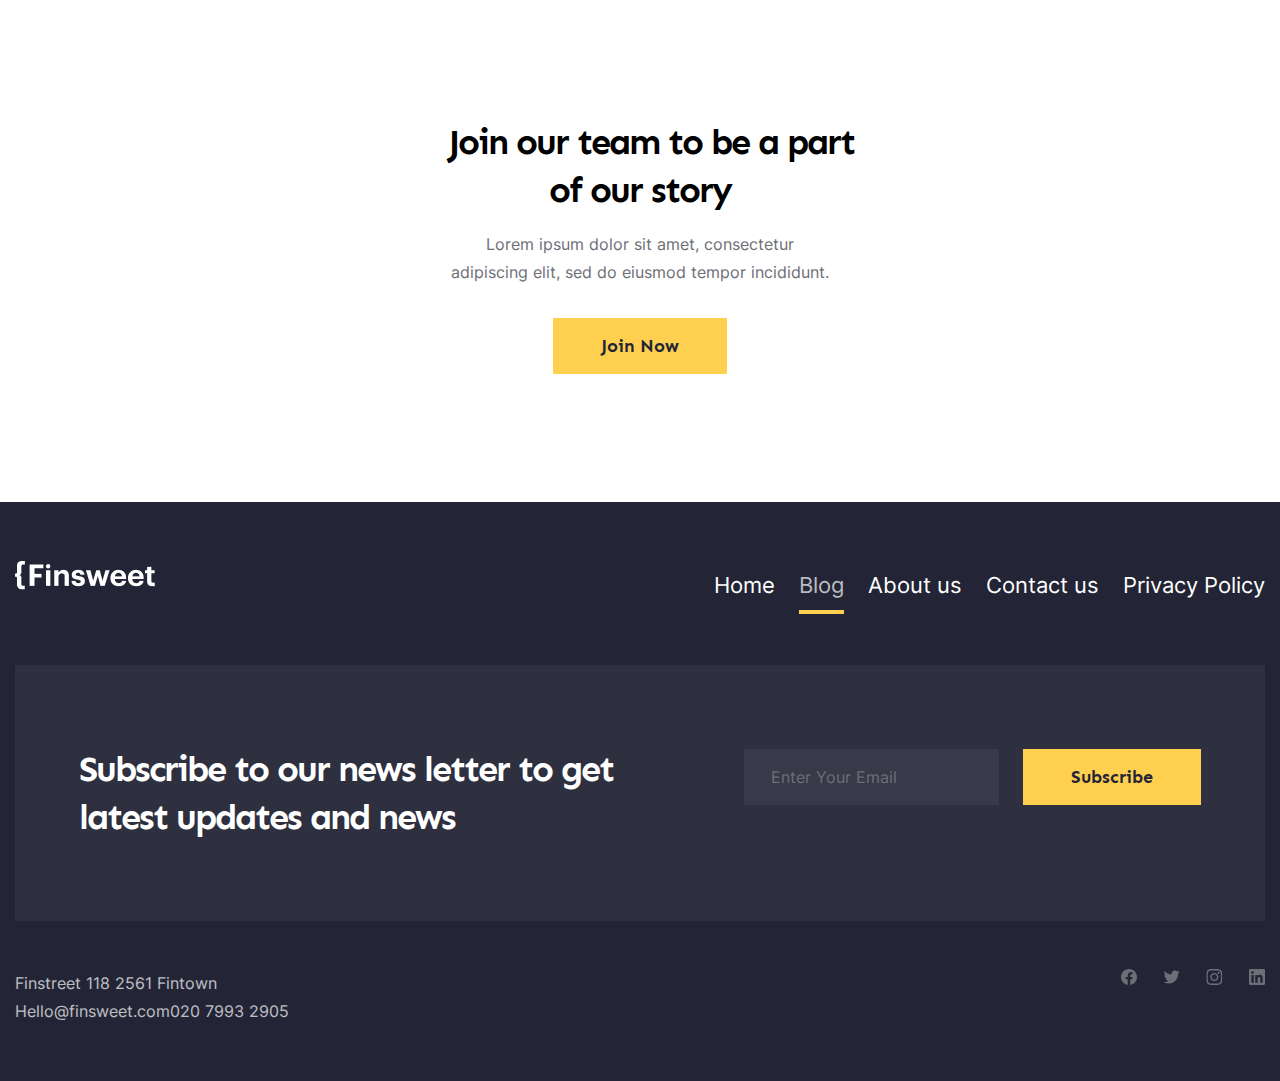
<file: blog-page.html>
<!DOCTYPE html><html lang="en" class="page"><head><meta charset="UTF-8"><meta name="viewport" content="width=device-width,initial-scale=1"><link rel="shortcut icon" href="favicon.ico" type="image/x-icon"><meta http-equiv="X-UA-Compatible" content="ie=edge"><meta name="theme-color" content="#111111"><title>Finsweet</title><link rel="preload" href="fonts/InterMedium.woff2" as="font" type="font/woff2" crossorigin><link rel="preload" href="fonts/InterRegular.woff2" as="font" type="font/woff2" crossorigin><link rel="preload" href="fonts/InterSemiBold.woff2" as="font" type="font/woff2" crossorigin><link rel="preload" href="fonts/InterBlack.woff2" as="font" type="font/woff2" crossorigin><link rel="preload" href="fonts/Sen-Bold.woff2" as="font" type="font/woff2" crossorigin><link rel="stylesheet" href="css/vendor.css"><link rel="stylesheet" href="css/main.css"><script defer="defer" src="js/main.js"></script></head><body class="page__body"><div class="site-container"><header class="header"><div class="container header__container"><div class="header__left"><a href="index.html" class="header__logo"><img src="img/logo.png" alt="logo"></a></div><div class="header__right"><nav class="header__nav nav" title="navigation menu"><ul class="nav__list list-reset menu"><li class="nav__item menu__item"><a href="index.html" class="nav__link menu__item-link" data-scroll data-name="Home">Home</a></li><li class="nav__item menu__item"><a href="blog-page.html" class="nav__link menu__item-link" data-scroll data-name="Blog">Blog</a></li><li class="nav__item menu__item"><a href="about-page.html" class="nav__link menu__item-link" data-scroll data-name="About us">About us</a></li><li class="nav__item menu__item"><a href="contact.html" class="nav__link menu__item-link" data-scroll data-name="Contact us">Contact us</a></li></ul><div class="burger"><span></span></div></nav><a href="#subscribe" class="header__link">Subscribe</a></div></div></header><main class="main"><section class="blog-hero"><div class="blog-hero__container container"><div class="blog-hero__wrapper"><span class="blog-hero__subtitle">Featured Post</span><h1 class="blog-hero__title title">Step-by-step guide to choosing great font pairs</h1><span class="blog-hero__quote">By <cite class="blog-hero__author">John Doe</cite><time datetime="2022-05-23">May 23, 2022</time></span><p class="blog-hero__descr">Duis aute irure dolor in reprehenderit in voluptate velit esse cillum dolore eu fugiat nulla pariatur. Excepteur sint occaecat cupidatat non proident.</p><a href="#" class="blog-hero__btn btn-reset btn">Read More ></a></div><div class="blog-hero__img"><picture><source srcset="img/blog-hero-bg.webp" type="image/webp"><img loading="lazy" src="img/blog-hero-bg.webp" class="image" width="" height="" alt=""></picture></div></div></section><section class="blog-posts"><div class="blog-posts__container container"><h2 class="blog-posts__title title">All posts</h2><div class="blog-posts__wrapper"><!-- Slider main container --><div class="blog-posts__swiper swiper"><!-- Additional required wrapper --><div class="swiper-wrapper"><!-- Slides --><div class="swiper-slide"><div class="blog-posts__block"><div class="blog-posts__img"><picture><source srcset="img/post1.webp" type="image/webp"><img loading="lazy" src="img/post1.webp" class="image" width="" height="" alt=""></picture></div><div class="blog-posts__content"><a href="#" class="blog-posts__category">Startup</a><h3 class="blog-posts__subtitle">Design tips for designers that cover everything you need</h3><p class="blog-posts__descr">Duis aute irure dolor in reprehenderit in voluptate velit esse cillum dolore eu fugiat nulla pariatur. Excepteur sint occaecat cupidatat non proident.</p></div></div><div class="blog-posts__block"><div class="blog-posts__img"><picture><source srcset="img/post2.webp" type="image/webp"><img loading="lazy" src="img/post2.webp" class="image" width="" height="" alt=""></picture></div><div class="blog-posts__content"><a href="buisness-page.html" class="blog-posts__category">BUSINESS</a><h3 class="blog-posts__subtitle">How to build rapport with your web design clients</h3><p class="blog-posts__descr">Duis aute irure dolor in reprehenderit in voluptate velit esse cillum dolore eu fugiat nulla pariatur. Excepteur sint occaecat cupidatat non proident.</p></div></div><div class="blog-posts__block"><div class="blog-posts__img"><picture><source srcset="img/post3.webp" type="image/webp"><img loading="lazy" src="img/post3.webp" class="image" width="" height="" alt=""></picture></div><div class="blog-posts__content"><a href="#" class="blog-posts__category">Startup</a><h3 class="blog-posts__subtitle">Logo design trends to avoid in 2022</h3><p class="blog-posts__descr">Duis aute irure dolor in reprehenderit in voluptate velit esse cillum dolore eu fugiat nulla pariatur. Excepteur sint occaecat cupidatat non proident.</p></div></div><div class="blog-posts__block"><div class="blog-posts__img"><picture><source srcset="img/post4.webp" type="image/webp"><img loading="lazy" src="img/post4.webp" class="image" width="" height="" alt=""></picture></div><div class="blog-posts__content"><a href="#" class="blog-posts__category">TECHNOLOGY</a><h3 class="blog-posts__subtitle">8 Figma design systems you can download for free today</h3><p class="blog-posts__descr">Duis aute irure dolor in reprehenderit in voluptate velit esse cillum dolore eu fugiat nulla pariatur. Excepteur sint occaecat cupidatat non proident.</p></div></div><div class="blog-posts__block"><div class="blog-posts__img"><picture><source srcset="img/post4.webp" type="image/webp"><img loading="lazy" src="img/post4.webp" class="image" width="" height="" alt=""></picture></div><div class="blog-posts__content"><a href="#" class="blog-posts__category">ECONOMY</a><h3 class="blog-posts__subtitle">Font sizes in UI design: The complete guide to follow</h3><p class="blog-posts__descr">Duis aute irure dolor in reprehenderit in voluptate velit esse cillum dolore eu fugiat nulla pariatur. Excepteur sint occaecat cupidatat non proident.</p></div></div></div><div class="swiper-slide"><div class="blog-posts__block"><div class="blog-posts__img"><picture><source srcset="img/post1.webp" type="image/webp"><img loading="lazy" src="img/post1.webp" class="image" width="" height="" alt=""></picture></div><div class="blog-posts__content"><a href="#" class="blog-posts__category">Startup</a><h3 class="blog-posts__subtitle">Design tips for designers that cover everything you need</h3><p class="blog-posts__descr">Duis aute irure dolor in reprehenderit in voluptate velit esse cillum dolore eu fugiat nulla pariatur. Excepteur sint occaecat cupidatat non proident.</p></div></div><div class="blog-posts__block"><div class="blog-posts__img"><picture><source srcset="img/post2.webp" type="image/webp"><img loading="lazy" src="img/post2.webp" class="image" width="" height="" alt=""></picture></div><div class="blog-posts__content"><a href="buisness-page.html" class="blog-posts__category">BUSINESS</a><h3 class="blog-posts__subtitle">How to build rapport with your web design clients</h3><p class="blog-posts__descr">Duis aute irure dolor in reprehenderit in voluptate velit esse cillum dolore eu fugiat nulla pariatur. Excepteur sint occaecat cupidatat non proident.</p></div></div><div class="blog-posts__block"><div class="blog-posts__img"><picture><source srcset="img/post3.webp" type="image/webp"><img loading="lazy" src="img/post3.webp" class="image" width="" height="" alt=""></picture></div><div class="blog-posts__content"><a href="#" class="blog-posts__category">Startup</a><h3 class="blog-posts__subtitle">Logo design trends to avoid in 2022</h3><p class="blog-posts__descr">Duis aute irure dolor in reprehenderit in voluptate velit esse cillum dolore eu fugiat nulla pariatur. Excepteur sint occaecat cupidatat non proident.</p></div></div><div class="blog-posts__block"><div class="blog-posts__img"><picture><source srcset="img/post4.webp" type="image/webp"><img loading="lazy" src="img/post4.webp" class="image" width="" height="" alt=""></picture></div><div class="blog-posts__content"><a href="#" class="blog-posts__category">TECHNOLOGY</a><h3 class="blog-posts__subtitle">8 Figma design systems you can download for free today</h3><p class="blog-posts__descr">Duis aute irure dolor in reprehenderit in voluptate velit esse cillum dolore eu fugiat nulla pariatur. Excepteur sint occaecat cupidatat non proident.</p></div></div><div class="blog-posts__block"><div class="blog-posts__img"><picture><source srcset="img/post4.webp" type="image/webp"><img loading="lazy" src="img/post4.webp" class="image" width="" height="" alt=""></picture></div><div class="blog-posts__content"><a href="#" class="blog-posts__category">ECONOMY</a><h3 class="blog-posts__subtitle">Font sizes in UI design: The complete guide to follow</h3><p class="blog-posts__descr">Duis aute irure dolor in reprehenderit in voluptate velit esse cillum dolore eu fugiat nulla pariatur. Excepteur sint occaecat cupidatat non proident.</p></div></div></div><div class="swiper-slide"><div class="blog-posts__block"><div class="blog-posts__img"><picture><source srcset="img/post1.webp" type="image/webp"><img loading="lazy" src="img/post1.webp" class="image" width="" height="" alt=""></picture></div><div class="blog-posts__content"><a href="#" class="blog-posts__category">Startup</a><h3 class="blog-posts__subtitle">Design tips for designers that cover everything you need</h3><p class="blog-posts__descr">Duis aute irure dolor in reprehenderit in voluptate velit esse cillum dolore eu fugiat nulla pariatur. Excepteur sint occaecat cupidatat non proident.</p></div></div><div class="blog-posts__block"><div class="blog-posts__img"><picture><source srcset="img/post2.webp" type="image/webp"><img loading="lazy" src="img/post2.webp" class="image" width="" height="" alt=""></picture></div><div class="blog-posts__content"><a href="buisness-page.html" class="blog-posts__category">BUSINESS</a><h3 class="blog-posts__subtitle">How to build rapport with your web design clients</h3><p class="blog-posts__descr">Duis aute irure dolor in reprehenderit in voluptate velit esse cillum dolore eu fugiat nulla pariatur. Excepteur sint occaecat cupidatat non proident.</p></div></div><div class="blog-posts__block"><div class="blog-posts__img"><picture><source srcset="img/post3.webp" type="image/webp"><img loading="lazy" src="img/post3.webp" class="image" width="" height="" alt=""></picture></div><div class="blog-posts__content"><a href="#" class="blog-posts__category">Startup</a><h3 class="blog-posts__subtitle">Logo design trends to avoid in 2022</h3><p class="blog-posts__descr">Duis aute irure dolor in reprehenderit in voluptate velit esse cillum dolore eu fugiat nulla pariatur. Excepteur sint occaecat cupidatat non proident.</p></div></div><div class="blog-posts__block"><div class="blog-posts__img"><picture><source srcset="img/post4.webp" type="image/webp"><img loading="lazy" src="img/post4.webp" class="image" width="" height="" alt=""></picture></div><div class="blog-posts__content"><a href="#" class="blog-posts__category">TECHNOLOGY</a><h3 class="blog-posts__subtitle">8 Figma design systems you can download for free today</h3><p class="blog-posts__descr">Duis aute irure dolor in reprehenderit in voluptate velit esse cillum dolore eu fugiat nulla pariatur. Excepteur sint occaecat cupidatat non proident.</p></div></div><div class="blog-posts__block"><div class="blog-posts__img"><picture><source srcset="img/post4.webp" type="image/webp"><img loading="lazy" src="img/post4.webp" class="image" width="" height="" alt=""></picture></div><div class="blog-posts__content"><a href="#" class="blog-posts__category">ECONOMY</a><h3 class="blog-posts__subtitle">Font sizes in UI design: The complete guide to follow</h3><p class="blog-posts__descr">Duis aute irure dolor in reprehenderit in voluptate velit esse cillum dolore eu fugiat nulla pariatur. Excepteur sint occaecat cupidatat non proident.</p></div></div></div></div><!-- If we need navigation buttons --><div class="blog-posts__swiper-btns"><div class="blog-posts__swiper-button-prev">&lt; Prev</div><div class="blog-posts__swiper-button-next">Next &gt;</div></div></div></div></div></section><section class="blog-category category"><div class="category__container container"><h2 class="category__title title">All Catagories</h2><div class="category__wrapper"><a href="buisness-page.html" class="category__link"><aside class="category__card card"><div class="card__icon"><img src="img/card-icon1.svg" alt="Business category icon"></div><h4 class="card__title">Business</h4><p class="card__text">Lorem ipsum dolor sit amet, consectetuer adipiscing elit.</p></aside></a><a href="#" class="category__link"><aside class="category__card card"><div class="card__icon"><img src="img/card-icon2.svg" alt="Startup category icon"></div><h4 class="card__title">Startup</h4><p class="card__text">Lorem ipsum dolor sit amet, consectetuer adipiscing elit.</p></aside></a><a href="#" class="category__link"><aside class="category__card card"><div class="card__icon"><img src="img/card-icon3.svg" alt="Economy category icon"></div><h4 class="card__title">Economy</h4><p class="card__text">Lorem ipsum dolor sit amet, consectetuer adipiscing elit.</p></aside></a><a href="#" class="category__link"><aside class="category__card card"><div class="card__icon"><img src="img/card-icon4.svg" alt="Technology category icon"></div><h4 class="card__title">Technology</h4><p class="card__text">Lorem ipsum dolor sit amet, consectetuer adipiscing elit.</p></aside></a></div></div></section><section class="join"><div class="join__container container"><h2 class="join__title title">Join our team to be a part of our story</h2><p class="join__descr">Lorem ipsum dolor sit amet, consectetur adipiscing elit, sed do eiusmod tempor incididunt.</p><div class="join__btn-div"><a href="#" class="join__btn btn-reset btn">Join Now</a></div></div></section></main><footer class="footer"><div class="footer__container container"><div class="footer__header"><div class="footer__left"><a href="#" class="footer__logo"><img src="img/logo.png" alt="logo"></a></div><div class="footer__right"><nav class="footer__nav nav" title="footer navigation menu"><ul class="nav__list list-reset"><li class="nav__item"><a href="index.html" class="nav__link" data-name="Home">Home</a></li><li class="nav__item"><a href="blog-page.html" class="nav__link" data-name="Blog">Blog</a></li><li class="nav__item"><a href="about-page.html" class="nav__link" data-name="About us">About us</a></li><li class="nav__item"><a href="contact.html" class="nav__link" data-name="Contact us">Contact us</a></li><li class="nav__item"><a href="privacy.html" class="nav__link" data-name="Privacy Policy">Privacy Policy</a></li></ul></nav></div></div><div class="footer__middle"><h2 class="footer__title title">Subscribe to our news letter to get latest updates and news</h2><form class="footer__subscribe" id="subscribe"><input type="email" class="footer__input" required placeholder="Enter Your Email"> <button class="footer__btn btn btn-reset" type="submit">Subscribe</button></form></div><div class="footer__bottom"><div class="footer__bottom-left"><span class="footer__address">Finstreet 118 2561 Fintown</span> <span class="footer__contacts"><a href="#">Hello@finsweet.com </a>020 7993 2905</span></div><div class="footer__bottom-right"><div class="footer__social"><a class="footer__link" href="#"><img src="img/svg/fb-neg.svg" alt="facebook link"></a><a class="footer__link" href="#"><img src="img/svg/tw-neg.svg" alt="twitter link"></a><a class="footer__link" href="#"><img src="img/svg/inst-neg.svg" alt="instagram link"></a><a class="footer__link" href="#"><img src="img/svg/linked-neg.svg" alt="linkedin link"></a></div></div></div></div></footer></div></body></html>
</file>
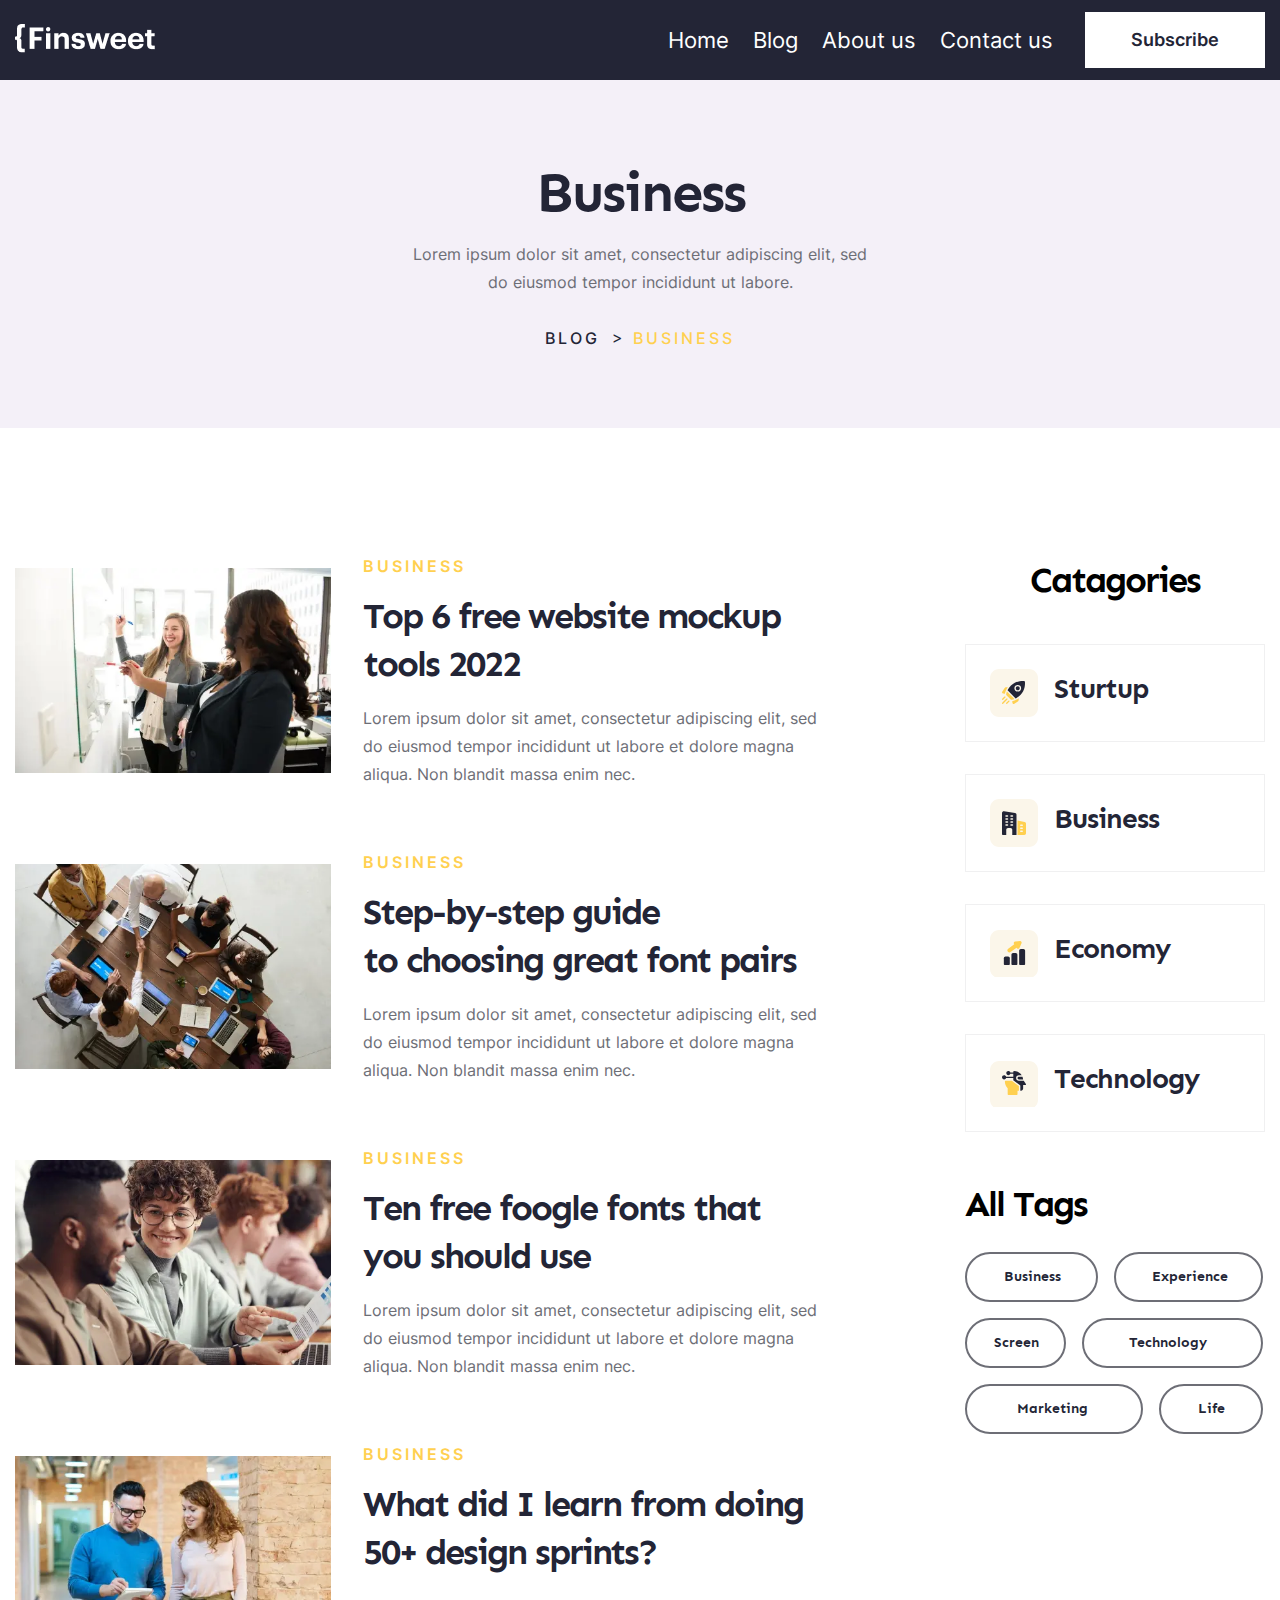
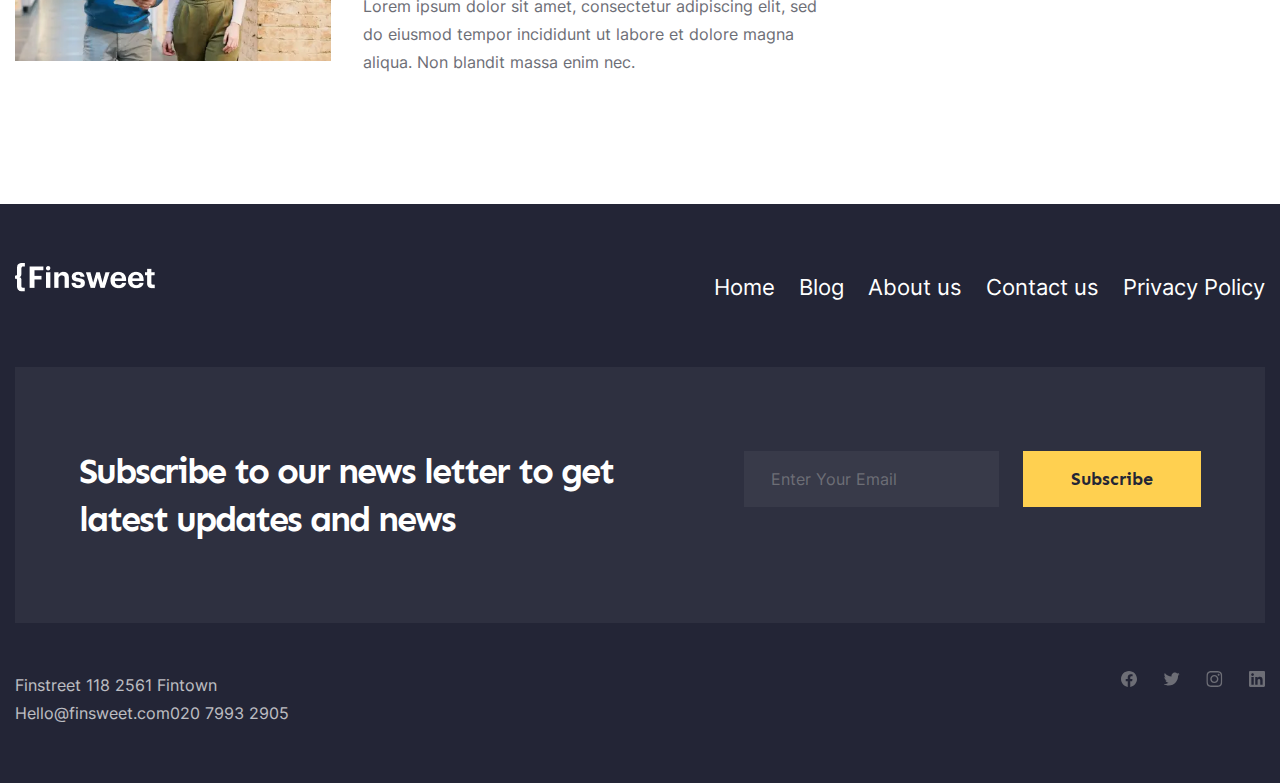
<file: buisness-page.html>
<!DOCTYPE html><html lang="en" class="page"><head><meta charset="UTF-8"><meta name="viewport" content="width=device-width,initial-scale=1"><link rel="shortcut icon" href="favicon.ico" type="image/x-icon"><meta http-equiv="X-UA-Compatible" content="ie=edge"><meta name="theme-color" content="#111111"><title>Finsweet</title><link rel="preload" href="fonts/InterMedium.woff2" as="font" type="font/woff2" crossorigin><link rel="preload" href="fonts/InterRegular.woff2" as="font" type="font/woff2" crossorigin><link rel="preload" href="fonts/InterSemiBold.woff2" as="font" type="font/woff2" crossorigin><link rel="preload" href="fonts/InterBlack.woff2" as="font" type="font/woff2" crossorigin><link rel="preload" href="fonts/Sen-Bold.woff2" as="font" type="font/woff2" crossorigin><link rel="stylesheet" href="css/vendor.css"><link rel="stylesheet" href="css/main.css"><script defer="defer" src="js/main.js"></script></head><body class="page__body"><div class="site-container"><header class="header"><div class="container header__container"><div class="header__left"><a href="index.html" class="header__logo"><img src="img/logo.png" alt="logo"></a></div><div class="header__right"><nav class="header__nav nav" title="navigation menu"><ul class="nav__list list-reset menu"><li class="nav__item menu__item"><a href="index.html" class="nav__link menu__item-link" data-scroll data-name="Home">Home</a></li><li class="nav__item menu__item"><a href="blog-page.html" class="nav__link menu__item-link" data-scroll data-name="Blog">Blog</a></li><li class="nav__item menu__item"><a href="about-page.html" class="nav__link menu__item-link" data-scroll data-name="About us">About us</a></li><li class="nav__item menu__item"><a href="contact.html" class="nav__link menu__item-link" data-scroll data-name="Contact us">Contact us</a></li></ul><div class="burger"><span></span></div></nav><a href="#subscribe" class="header__link">Subscribe</a></div></div></header><main class="main"><section class="category-hero"><div class="category-hero__container container"><div class="category-hero__wrapper"><h1 class="category-hero__title title">Business</h1><p class="category-hero__descr">Lorem ipsum dolor sit amet, consectetur adipiscing elit, sed do eiusmod tempor incididunt ut labore.</p><nav class="category-hero__breadcrumbs breadcrumbs" aria-label="breadcrumbs" role="navigation"><ul class="breadcrumbs__list list-reset"><li class="breadcrumbs__item"><a href="blog-page.html" class="breadcrumbs__link">Blog</a></li><li class="breadcrumbs__item"><a href="#" class="breadcrumbs__link breadcrumbs__link--active">Business</a></li></ul></nav></div></div></section><section class="category-list"><div class="category-list__container container"><div class="category-list__wrapper"><div class="category-list__left"><div class="blog-posts__block category-list__block"><div class="blog-posts__img category-list__img"><picture><source srcset="img/post1.webp" type="image/webp"><img loading="lazy" src="img/post1.webp" class="image" width="" height="" alt=""></picture></div><div class="blog-posts__content category-list__content"><a href="buisness-page.html" class="blog-posts__category">BUSINESS</a> <a href="#"><h3 class="blog-posts__subtitle">Top 6 free website mockup tools 2022</h3></a><p class="blog-posts__descr">Lorem ipsum dolor sit amet, consectetur adipiscing elit, sed do eiusmod tempor incididunt ut labore et dolore magna aliqua. Non blandit massa enim nec.</p></div></div><div class="blog-posts__block category-list__block"><div class="blog-posts__img category-list__img"><picture><source srcset="img/post2.webp" type="image/webp"><img loading="lazy" src="img/post2.webp" class="image" width="" height="" alt=""></picture></div><div class="blog-posts__content category-list__content"><a href="buisness-page.html" class="blog-posts__category">BUSINESS</a> <a href="#"><h3 class="blog-posts__subtitle">Step-by-step guide to choosing great font pairs</h3></a><p class="blog-posts__descr">Lorem ipsum dolor sit amet, consectetur adipiscing elit, sed do eiusmod tempor incididunt ut labore et dolore magna aliqua. Non blandit massa enim nec.</p></div></div><div class="blog-posts__block category-list__block"><div class="blog-posts__img category-list__img"><picture><source srcset="img/post3.webp" type="image/webp"><img loading="lazy" src="img/post3.webp" class="image" width="" height="" alt=""></picture></div><div class="blog-posts__content category-list__content"><a href="buisness-page.html" class="blog-posts__category">BUSINESS</a> <a href="#"><h3 class="blog-posts__subtitle">Ten free foogle fonts that you should use</h3></a><p class="blog-posts__descr">Lorem ipsum dolor sit amet, consectetur adipiscing elit, sed do eiusmod tempor incididunt ut labore et dolore magna aliqua. Non blandit massa enim nec.</p></div></div><div class="blog-posts__block category-list__block"><div class="blog-posts__img category-list__img"><picture><source srcset="img/post4.webp" type="image/webp"><img loading="lazy" src="img/post4.webp" class="image" width="" height="" alt=""></picture></div><div class="blog-posts__content category-list__content"><a href="buisness-page.html" class="blog-posts__category">BUSINESS</a> <a href="#"><h3 class="blog-posts__subtitle">What did I learn from doing 50+ design sprints?</h3></a><p class="blog-posts__descr">Lorem ipsum dolor sit amet, consectetur adipiscing elit, sed do eiusmod tempor incididunt ut labore et dolore magna aliqua. Non blandit massa enim nec.</p></div></div></div><aside class="category-list__right category"><h2 class="category__title title">Catagories</h2><div class="category__wrapper category-list__body"><a href="#" class="category__link category-list__link"><article class="category__card category-list__card card"><div class="card__icon category-list__icon"><img src="img/card-icon2.svg" alt="Business category icon"></div><h4 class="card__title">Sturtup</h4></article></a><a href="buisness-page.html" class="category__link category-list__link"><article class="category__card category-list__card card"><div class="card__icon category-list__icon"><img src="img/card-icon1.svg" alt="Business category icon"></div><h4 class="card__title">Business</h4></article></a><a href="#" class="category__link category-list__link"><article class="category__card category-list__card card"><div class="card__icon category-list__icon"><img src="img/card-icon3.svg" alt="Business category icon"></div><h4 class="card__title">Economy</h4></article></a><a href="#" class="category__link category-list__link"><article class="category__card category-list__card card"><div class="card__icon category-list__icon"><img src="img/card-icon4.svg" alt="Business category icon"></div><h4 class="card__title">Technology</h4></article></a></div><div class="category-list__tags tags"><h2 class="tags__title title">All Tags</h2><div class="tags__wrapper"><a href="#" class="tags__link tags__link--buisness">Business</a> <a href="#" class="tags__link tags__link--experience">Experience</a> <a href="#" class="tags__link tags__link--screen">Screen</a> <a href="#" class="tags__link tags__link--technology">Technology</a> <a href="#" class="tags__link tags__link--marketing">Marketing</a> <a href="#" class="tags__link tags__link--life">Life</a></div></div></aside></div></div></section></main><footer class="footer"><div class="footer__container container"><div class="footer__header"><div class="footer__left"><a href="#" class="footer__logo"><img src="img/logo.png" alt="logo"></a></div><div class="footer__right"><nav class="footer__nav nav" title="footer navigation menu"><ul class="nav__list list-reset"><li class="nav__item"><a href="index.html" class="nav__link" data-name="Home">Home</a></li><li class="nav__item"><a href="blog-page.html" class="nav__link" data-name="Blog">Blog</a></li><li class="nav__item"><a href="about-page.html" class="nav__link" data-name="About us">About us</a></li><li class="nav__item"><a href="contact.html" class="nav__link" data-name="Contact us">Contact us</a></li><li class="nav__item"><a href="privacy.html" class="nav__link" data-name="Privacy Policy">Privacy Policy</a></li></ul></nav></div></div><div class="footer__middle"><h2 class="footer__title title">Subscribe to our news letter to get latest updates and news</h2><form class="footer__subscribe" id="subscribe"><input type="email" class="footer__input" required placeholder="Enter Your Email"> <button class="footer__btn btn btn-reset" type="submit">Subscribe</button></form></div><div class="footer__bottom"><div class="footer__bottom-left"><span class="footer__address">Finstreet 118 2561 Fintown</span> <span class="footer__contacts"><a href="#">Hello@finsweet.com </a>020 7993 2905</span></div><div class="footer__bottom-right"><div class="footer__social"><a class="footer__link" href="#"><img src="img/svg/fb-neg.svg" alt="facebook link"></a><a class="footer__link" href="#"><img src="img/svg/tw-neg.svg" alt="twitter link"></a><a class="footer__link" href="#"><img src="img/svg/inst-neg.svg" alt="instagram link"></a><a class="footer__link" href="#"><img src="img/svg/linked-neg.svg" alt="linkedin link"></a></div></div></div></div></footer></div></body></html>
</file>
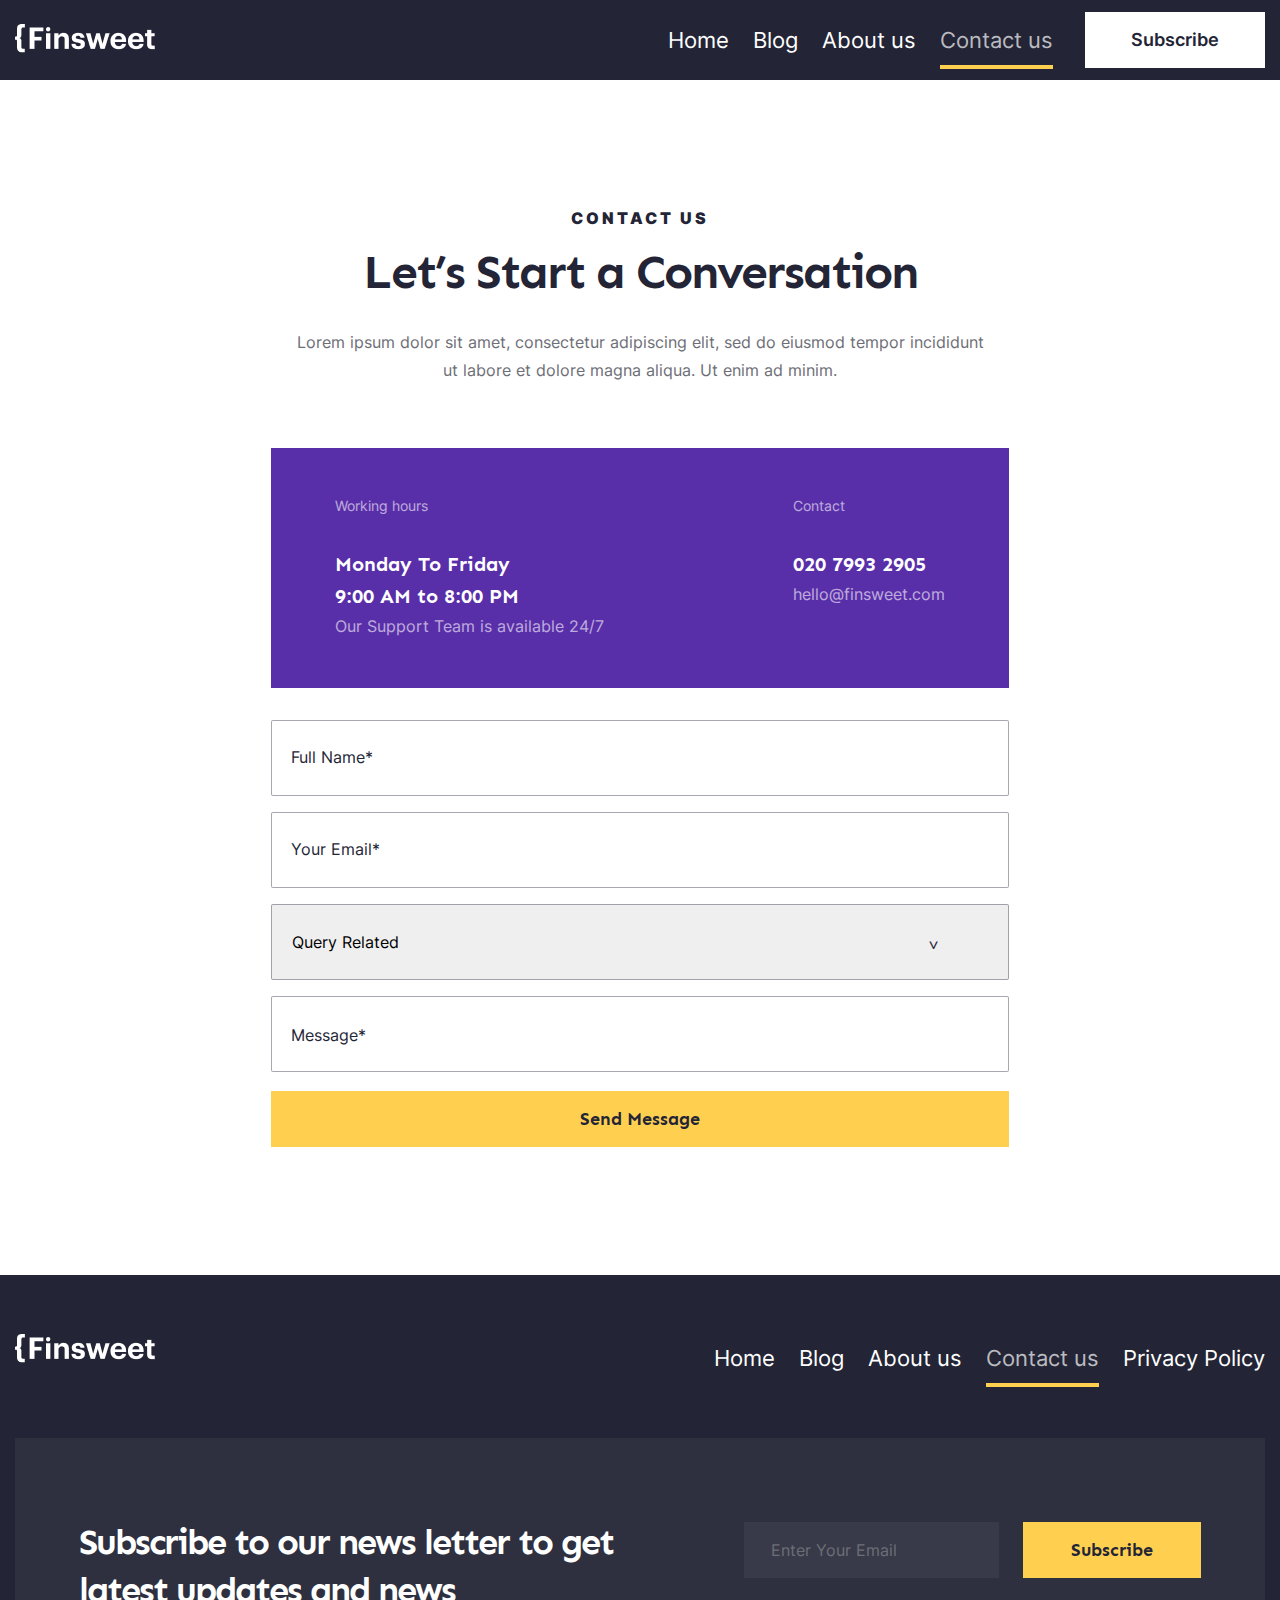
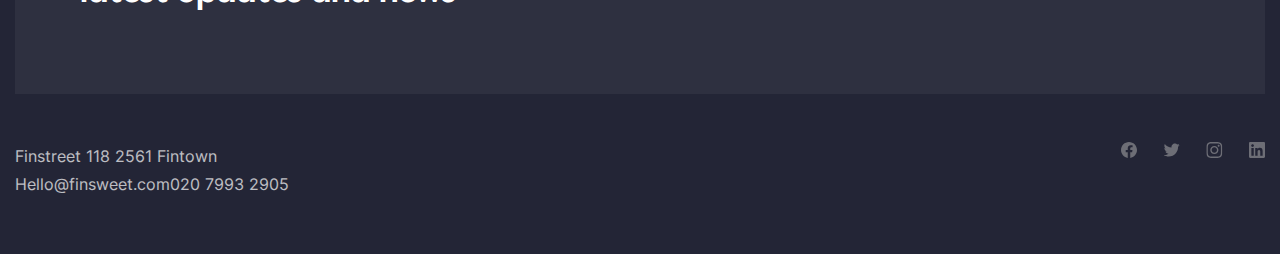
<file: contact.html>
<!DOCTYPE html><html lang="en" class="page"><head><meta charset="UTF-8"><meta name="viewport" content="width=device-width,initial-scale=1"><link rel="shortcut icon" href="favicon.ico" type="image/x-icon"><meta http-equiv="X-UA-Compatible" content="ie=edge"><meta name="theme-color" content="#111111"><title>Finsweet</title><link rel="preload" href="fonts/InterMedium.woff2" as="font" type="font/woff2" crossorigin><link rel="preload" href="fonts/InterRegular.woff2" as="font" type="font/woff2" crossorigin><link rel="preload" href="fonts/InterSemiBold.woff2" as="font" type="font/woff2" crossorigin><link rel="preload" href="fonts/InterBlack.woff2" as="font" type="font/woff2" crossorigin><link rel="preload" href="fonts/Sen-Bold.woff2" as="font" type="font/woff2" crossorigin><link rel="stylesheet" href="css/vendor.css"><link rel="stylesheet" href="css/main.css"><script defer="defer" src="js/main.js"></script></head><body class="page__body"><div class="site-container"><header class="header"><div class="container header__container"><div class="header__left"><a href="index.html" class="header__logo"><img src="img/logo.png" alt="logo"></a></div><div class="header__right"><nav class="header__nav nav" title="navigation menu"><ul class="nav__list list-reset menu"><li class="nav__item menu__item"><a href="index.html" class="nav__link menu__item-link" data-scroll data-name="Home">Home</a></li><li class="nav__item menu__item"><a href="blog-page.html" class="nav__link menu__item-link" data-scroll data-name="Blog">Blog</a></li><li class="nav__item menu__item"><a href="about-page.html" class="nav__link menu__item-link" data-scroll data-name="About us">About us</a></li><li class="nav__item menu__item"><a href="contact.html" class="nav__link menu__item-link" data-scroll data-name="Contact us">Contact us</a></li></ul><div class="burger"><span></span></div></nav><a href="#subscribe" class="header__link">Subscribe</a></div></div></header><main class="main"><section class="contact-form"><div class="contact-form__container container"><div class="contact-form__wrapper"><div class="contact-form__top"><h3 class="contact-form__subtitle">Contact us</h3><h1 class="contact-form__title title">Let’s Start a Conversation</h1><p class="contact-form__descr">Lorem ipsum dolor sit amet, consectetur adipiscing elit, sed do eiusmod tempor incididunt ut labore et dolore magna aliqua. Ut enim ad minim.</p></div><div class="contact-form__middle"><div class="contact-form__left"><h5 class="contact-form__subtext">Working hours</h5><span class="contact-form__dedicated">Monday To Friday</span> <span class="contact-form__dedicated">9:00 AM to 8:00 PM </span><span class="contact-form__text">Our Support Team is available 24/7</span></div><div class="contact-form__right"><h5 class="contact-form__subtext">Contact</h5><a href="tel:02079932905"><span class="contact-form__dedicated">020 7993 2905</span></a> <a href="mailto:hello@finsweet.com" class="contact-form__text"><span>hello@finsweet.com</span></a></div></div><div class="contact-form__bottom"><form action="" class="contact-form__form form"><div class="form__field form__name"><input class="form__input form__input--name" type="text" placeholder=" " name="name" required autocomplete="off"> <label for="name" class="form__label form__label--name"><span class="form__span form__span--name">Full Name</span></label></div><div class="form__field form__mail"><input class="form__input form__input--mail" type="mail" placeholder=" " name="mail" required autocomplete="off"> <label for="mail" class="form__label form__label--mail"><span class="form__span form__span--mail">Your Email</span></label></div><div class="form__field form__dropdown"><select class="form__input form__select" name="menu" id="meun-items"><option class="form__option form__option--disabled" disabled="disabled" selected="selected">Query Related</option><option class="form__option" value="html">HTML</option><option class="form__option" value="css">CSS</option><option class="form__option" value="js">JAVASCRIPT</option><option class="form__option" value="c">VUE.js</option></select></div><div class="form__field form__textarea"><textarea class="form__input form__input--textarea" type="text" placeholder=" " name="textarea" required rows="4" cols="50" autocomplete="off"></textarea> <label for="textarea" class="form__label form__label--textarea"><span class="form__span form__span--textarea">Message</span></label></div><button type="submit" class="form__btn btn-reset btn">Send Message</button></form></div></div></div></section></main><footer class="footer"><div class="footer__container container"><div class="footer__header"><div class="footer__left"><a href="#" class="footer__logo"><img src="img/logo.png" alt="logo"></a></div><div class="footer__right"><nav class="footer__nav nav" title="footer navigation menu"><ul class="nav__list list-reset"><li class="nav__item"><a href="index.html" class="nav__link" data-name="Home">Home</a></li><li class="nav__item"><a href="blog-page.html" class="nav__link" data-name="Blog">Blog</a></li><li class="nav__item"><a href="about-page.html" class="nav__link" data-name="About us">About us</a></li><li class="nav__item"><a href="contact.html" class="nav__link" data-name="Contact us">Contact us</a></li><li class="nav__item"><a href="privacy.html" class="nav__link" data-name="Privacy Policy">Privacy Policy</a></li></ul></nav></div></div><div class="footer__middle"><h2 class="footer__title title">Subscribe to our news letter to get latest updates and news</h2><form class="footer__subscribe" id="subscribe"><input type="email" class="footer__input" required placeholder="Enter Your Email"> <button class="footer__btn btn btn-reset" type="submit">Subscribe</button></form></div><div class="footer__bottom"><div class="footer__bottom-left"><span class="footer__address">Finstreet 118 2561 Fintown</span> <span class="footer__contacts"><a href="#">Hello@finsweet.com </a>020 7993 2905</span></div><div class="footer__bottom-right"><div class="footer__social"><a class="footer__link" href="#"><img src="img/svg/fb-neg.svg" alt="facebook link"></a><a class="footer__link" href="#"><img src="img/svg/tw-neg.svg" alt="twitter link"></a><a class="footer__link" href="#"><img src="img/svg/inst-neg.svg" alt="instagram link"></a><a class="footer__link" href="#"><img src="img/svg/linked-neg.svg" alt="linkedin link"></a></div></div></div></div></footer></div></body></html>
</file>
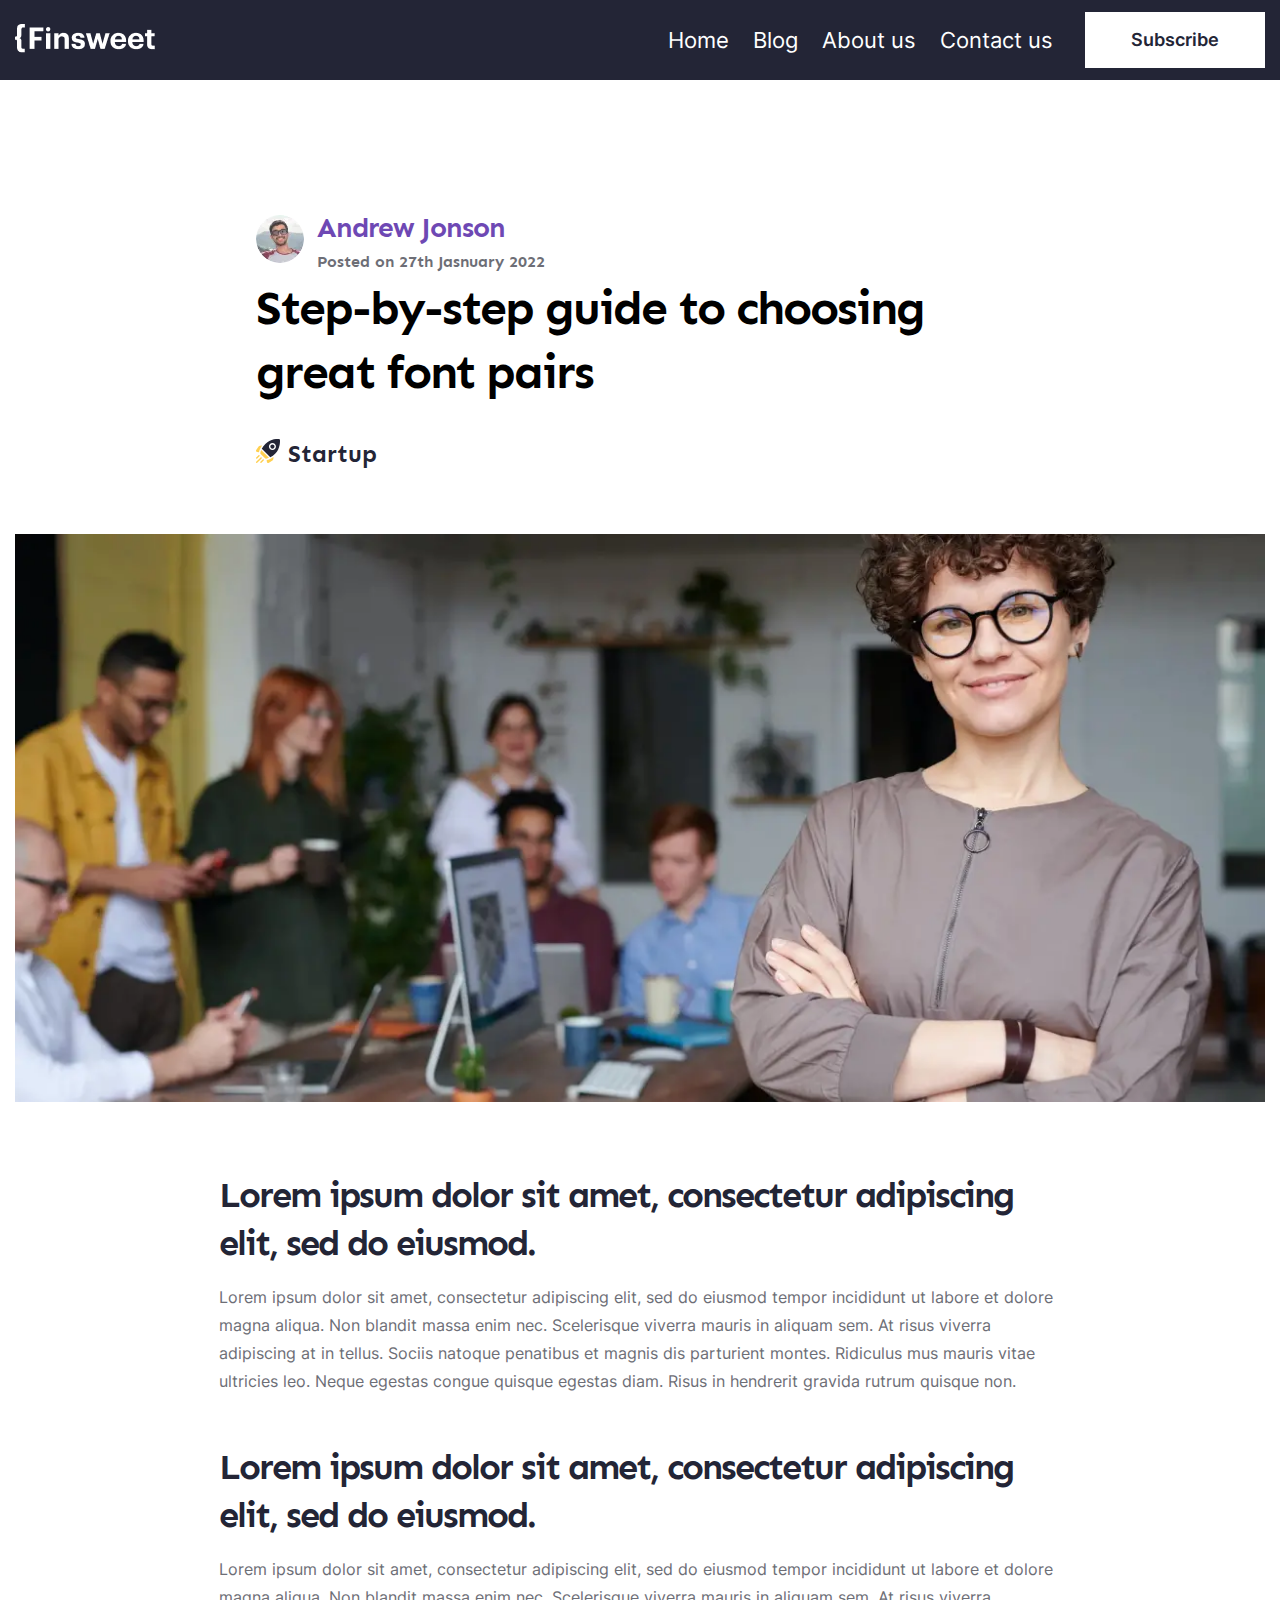
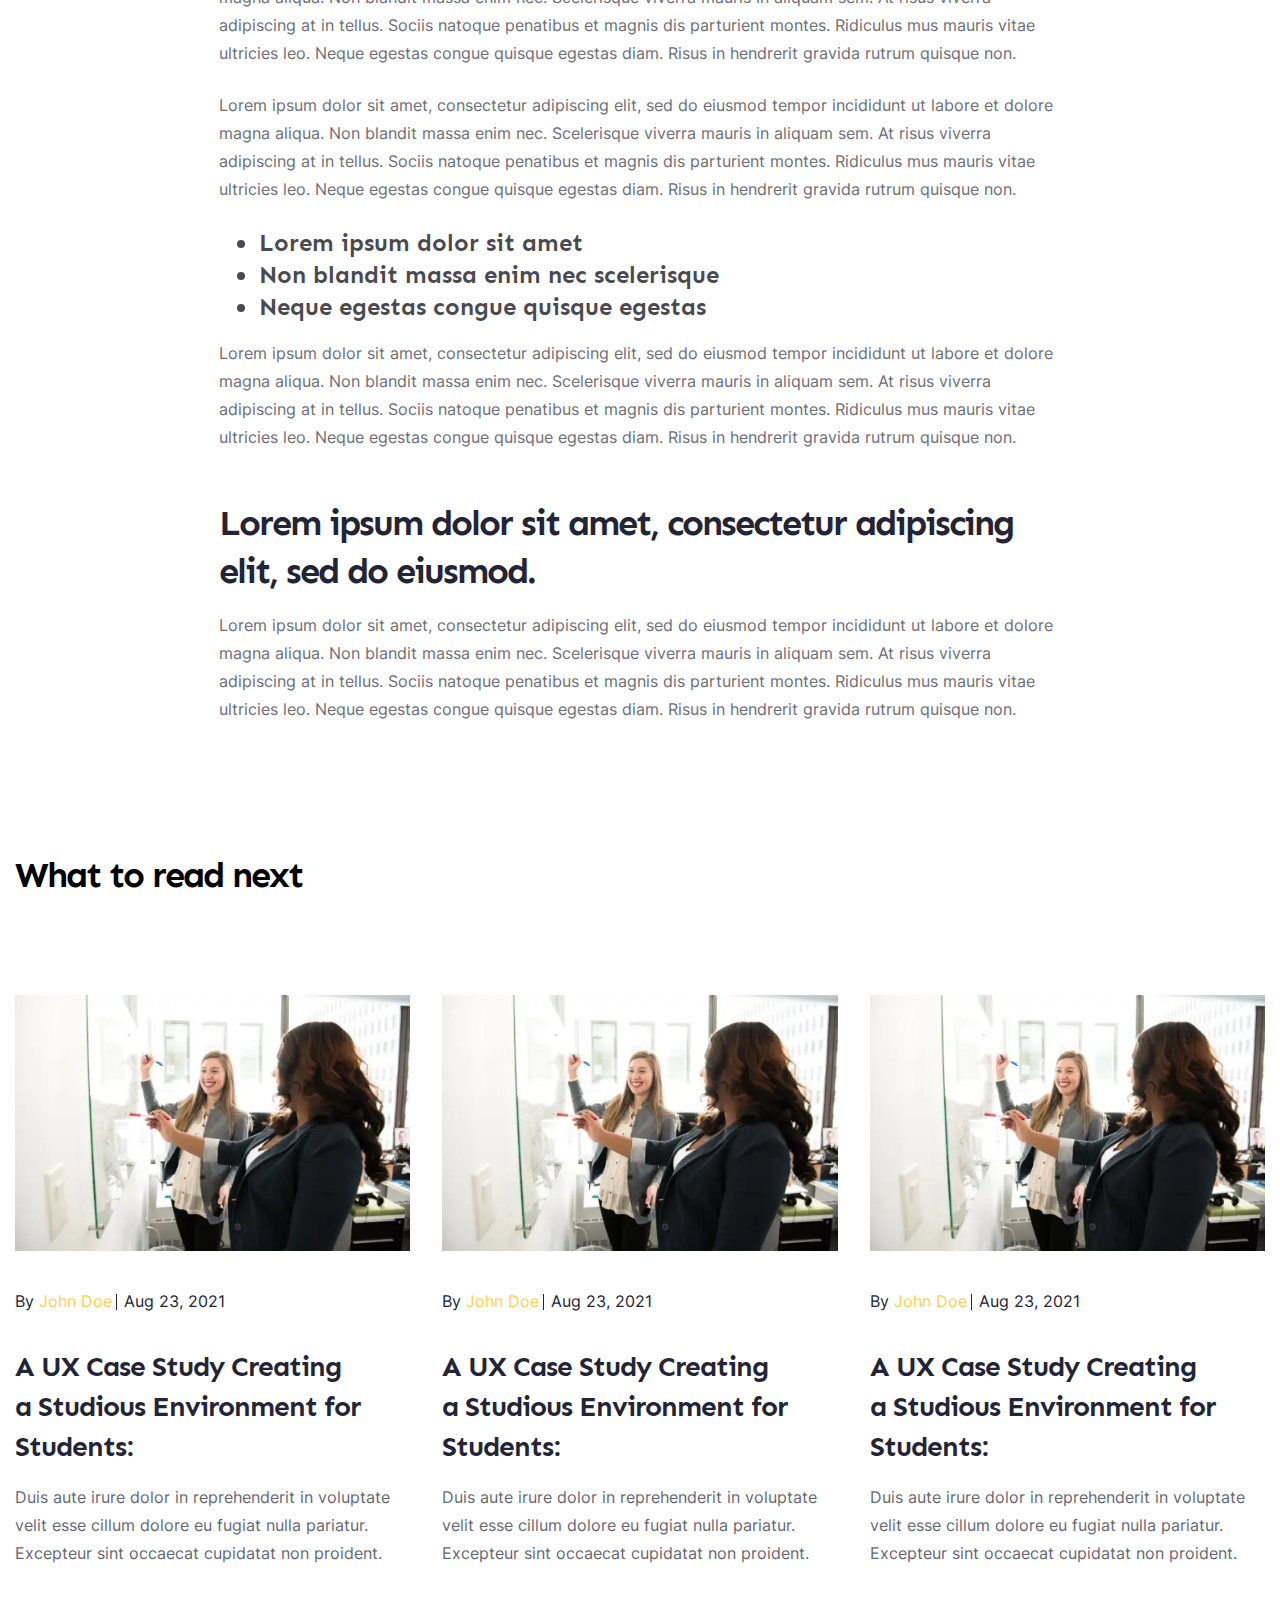
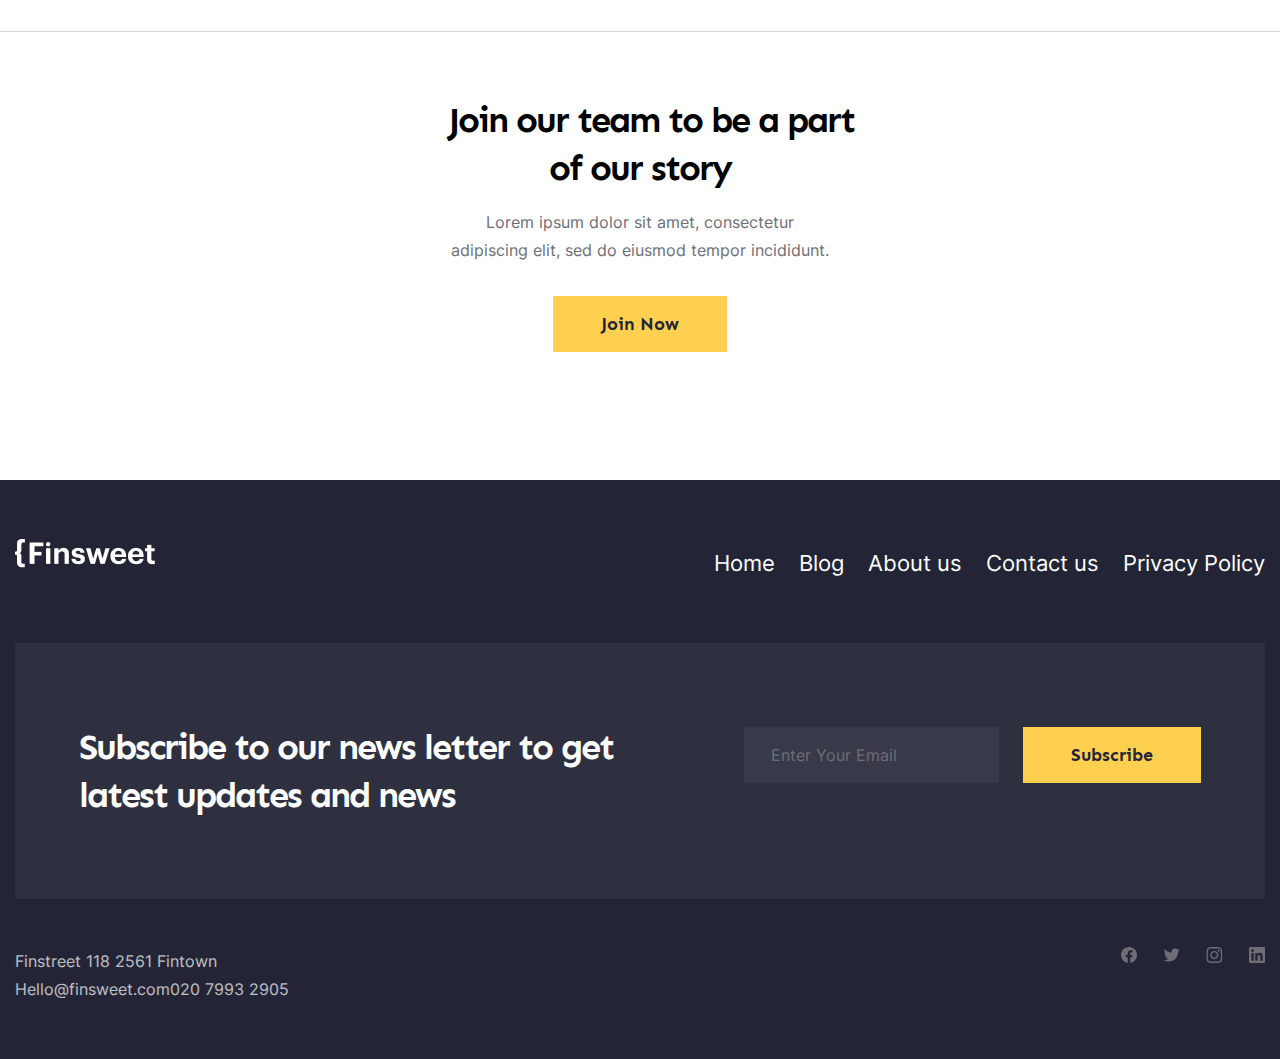
<file: post-page.html>
<!DOCTYPE html><html lang="en" class="page"><head><meta charset="UTF-8"><meta name="viewport" content="width=device-width,initial-scale=1"><link rel="shortcut icon" href="favicon.ico" type="image/x-icon"><meta http-equiv="X-UA-Compatible" content="ie=edge"><meta name="theme-color" content="#111111"><title>Finsweet</title><link rel="preload" href="fonts/InterMedium.woff2" as="font" type="font/woff2" crossorigin><link rel="preload" href="fonts/InterRegular.woff2" as="font" type="font/woff2" crossorigin><link rel="preload" href="fonts/InterSemiBold.woff2" as="font" type="font/woff2" crossorigin><link rel="preload" href="fonts/InterBlack.woff2" as="font" type="font/woff2" crossorigin><link rel="preload" href="fonts/Sen-Bold.woff2" as="font" type="font/woff2" crossorigin><link rel="stylesheet" href="css/vendor.css"><link rel="stylesheet" href="css/main.css"><script defer="defer" src="js/main.js"></script></head><body class="page__body"><div class="site-container"><header class="header"><div class="container header__container"><div class="header__left"><a href="index.html" class="header__logo"><img src="img/logo.png" alt="logo"></a></div><div class="header__right"><nav class="header__nav nav" title="navigation menu"><ul class="nav__list list-reset menu"><li class="nav__item menu__item"><a href="index.html" class="nav__link menu__item-link" data-scroll data-name="Home">Home</a></li><li class="nav__item menu__item"><a href="blog-page.html" class="nav__link menu__item-link" data-scroll data-name="Blog">Blog</a></li><li class="nav__item menu__item"><a href="about-page.html" class="nav__link menu__item-link" data-scroll data-name="About us">About us</a></li><li class="nav__item menu__item"><a href="contact.html" class="nav__link menu__item-link" data-scroll data-name="Contact us">Contact us</a></li></ul><div class="burger"><span></span></div></nav><a href="#subscribe" class="header__link">Subscribe</a></div></div></header><main class="main"><section class="post"><div class="post__container container"><div class="post__hero"><div class="post__meta"><a href="#" class=""><cite class="post__author">Andrew Jonson</cite></a> <span class="post__quote">Posted on <time datetime="2022-01-27">27th Jasnuary 2022</time></span></div><h1 class="post__title title">Step-by-step guide to choosing great font pairs</h1><a href="#" class="post__link">Startup</a></div><div class="post__wrapper"><div class="post__img"><picture><source srcset="img/post.webp" type="image/webp"><img loading="lazy" src="img/post.webp" class="image" width="" height="" alt="post cover"></picture></div><div class="post__content"><div class="post__block"><span class="post__subtitle">Lorem ipsum dolor sit amet, consectetur adipiscing elit, sed do eiusmod.</span><p class="post__descr">Lorem ipsum dolor sit amet, consectetur adipiscing elit, sed do eiusmod tempor incididunt ut labore et dolore magna aliqua. Non blandit massa enim nec. Scelerisque viverra mauris in aliquam sem. At risus viverra adipiscing at in tellus. Sociis natoque penatibus et magnis dis parturient montes. Ridiculus mus mauris vitae ultricies leo. Neque egestas congue quisque egestas diam. Risus in hendrerit gravida rutrum quisque non.</p></div><div class="post__block"><span class="post__subtitle">Lorem ipsum dolor sit amet, consectetur adipiscing elit, sed do eiusmod.</span><p class="post__descr">Lorem ipsum dolor sit amet, consectetur adipiscing elit, sed do eiusmod tempor incididunt ut labore et dolore magna aliqua. Non blandit massa enim nec. Scelerisque viverra mauris in aliquam sem. At risus viverra adipiscing at in tellus. Sociis natoque penatibus et magnis dis parturient montes. Ridiculus mus mauris vitae ultricies leo. Neque egestas congue quisque egestas diam. Risus in hendrerit gravida rutrum quisque non.</p><p class="post__descr">Lorem ipsum dolor sit amet, consectetur adipiscing elit, sed do eiusmod tempor incididunt ut labore et dolore magna aliqua. Non blandit massa enim nec. Scelerisque viverra mauris in aliquam sem. At risus viverra adipiscing at in tellus. Sociis natoque penatibus et magnis dis parturient montes. Ridiculus mus mauris vitae ultricies leo. Neque egestas congue quisque egestas diam. Risus in hendrerit gravida rutrum quisque non.</p><ul class="post__list"><li class="post__item">Lorem ipsum dolor sit amet</li><li class="post__item">Non blandit massa enim nec scelerisque</li><li class="post__item">Neque egestas congue quisque egestas</li></ul><p class="post__descr">Lorem ipsum dolor sit amet, consectetur adipiscing elit, sed do eiusmod tempor incididunt ut labore et dolore magna aliqua. Non blandit massa enim nec. Scelerisque viverra mauris in aliquam sem. At risus viverra adipiscing at in tellus. Sociis natoque penatibus et magnis dis parturient montes. Ridiculus mus mauris vitae ultricies leo. Neque egestas congue quisque egestas diam. Risus in hendrerit gravida rutrum quisque non.</p></div><div class="post__block"><span class="post__subtitle">Lorem ipsum dolor sit amet, consectetur adipiscing elit, sed do eiusmod.</span><p class="post__descr">Lorem ipsum dolor sit amet, consectetur adipiscing elit, sed do eiusmod tempor incididunt ut labore et dolore magna aliqua. Non blandit massa enim nec. Scelerisque viverra mauris in aliquam sem. At risus viverra adipiscing at in tellus. Sociis natoque penatibus et magnis dis parturient montes. Ridiculus mus mauris vitae ultricies leo. Neque egestas congue quisque egestas diam. Risus in hendrerit gravida rutrum quisque non.</p></div></div></div></div></section><section class="suggested"><div class="suggested__container container"><h2 class="suggested__title title">What to read next</h2><div class="suggested__wrapper"><article class="suggested__card card"><div class="card__img"><picture><source srcset="img/post1.webp" type="image/webp"><img loading="lazy" src="img/post1.webp" class="image" width="" height="" alt="post img"></picture></div><div class="card__content"><span class="card__quote blog-hero__quote">By <cite class="card__author blog-hero__author">John Doe</cite><time datetime="2021-08-21">Aug 23, 2021 </time></span><a href="#"><h3 class="card__subtitle">A UX Case Study Creating a Studious Environment for Students:</h3></a><p class="card__descr">Duis aute irure dolor in reprehenderit in voluptate velit esse cillum dolore eu fugiat nulla pariatur. Excepteur sint occaecat cupidatat non proident.</p></div></article><article class="suggested__card card"><div class="card__img"><picture><source srcset="img/post1.webp" type="image/webp"><img loading="lazy" src="img/post2.webp" class="image" width="" height="" alt="post img"></picture></div><div class="card__content"><span class="card__quote blog-hero__quote">By <cite class="card__author blog-hero__author">John Doe</cite><time datetime="2021-08-21">Aug 23, 2021 </time></span><a href="#"><h3 class="card__subtitle">A UX Case Study Creating a Studious Environment for Students:</h3></a><p class="card__descr">Duis aute irure dolor in reprehenderit in voluptate velit esse cillum dolore eu fugiat nulla pariatur. Excepteur sint occaecat cupidatat non proident.</p></div></article><article class="suggested__card card"><div class="card__img"><picture><source srcset="img/post1.webp" type="image/webp"><img loading="lazy" src="img/post3.webp" class="image" width="" height="" alt="post img"></picture></div><div class="card__content"><span class="card__quote blog-hero__quote">By <cite class="card__author blog-hero__author">John Doe</cite><time datetime="2021-08-21">Aug 23, 2021 </time></span><a href="#"><h3 class="card__subtitle">A UX Case Study Creating a Studious Environment for Students:</h3></a><p class="card__descr">Duis aute irure dolor in reprehenderit in voluptate velit esse cillum dolore eu fugiat nulla pariatur. Excepteur sint occaecat cupidatat non proident.</p></div></article></div></div></section><section class="join"><div class="join__container container"><h2 class="join__title title">Join our team to be a part of our story</h2><p class="join__descr">Lorem ipsum dolor sit amet, consectetur adipiscing elit, sed do eiusmod tempor incididunt.</p><div class="join__btn-div"><a href="#" class="join__btn btn-reset btn">Join Now</a></div></div></section></main><footer class="footer"><div class="footer__container container"><div class="footer__header"><div class="footer__left"><a href="#" class="footer__logo"><img src="img/logo.png" alt="logo"></a></div><div class="footer__right"><nav class="footer__nav nav" title="footer navigation menu"><ul class="nav__list list-reset"><li class="nav__item"><a href="index.html" class="nav__link" data-name="Home">Home</a></li><li class="nav__item"><a href="blog-page.html" class="nav__link" data-name="Blog">Blog</a></li><li class="nav__item"><a href="about-page.html" class="nav__link" data-name="About us">About us</a></li><li class="nav__item"><a href="contact.html" class="nav__link" data-name="Contact us">Contact us</a></li><li class="nav__item"><a href="privacy.html" class="nav__link" data-name="Privacy Policy">Privacy Policy</a></li></ul></nav></div></div><div class="footer__middle"><h2 class="footer__title title">Subscribe to our news letter to get latest updates and news</h2><form class="footer__subscribe" id="subscribe"><input type="email" class="footer__input" required placeholder="Enter Your Email"> <button class="footer__btn btn btn-reset" type="submit">Subscribe</button></form></div><div class="footer__bottom"><div class="footer__bottom-left"><span class="footer__address">Finstreet 118 2561 Fintown</span> <span class="footer__contacts"><a href="#">Hello@finsweet.com </a>020 7993 2905</span></div><div class="footer__bottom-right"><div class="footer__social"><a class="footer__link" href="#"><img src="img/svg/fb-neg.svg" alt="facebook link"></a><a class="footer__link" href="#"><img src="img/svg/tw-neg.svg" alt="twitter link"></a><a class="footer__link" href="#"><img src="img/svg/inst-neg.svg" alt="instagram link"></a><a class="footer__link" href="#"><img src="img/svg/linked-neg.svg" alt="linkedin link"></a></div></div></div></div></footer></div></body></html>
</file>
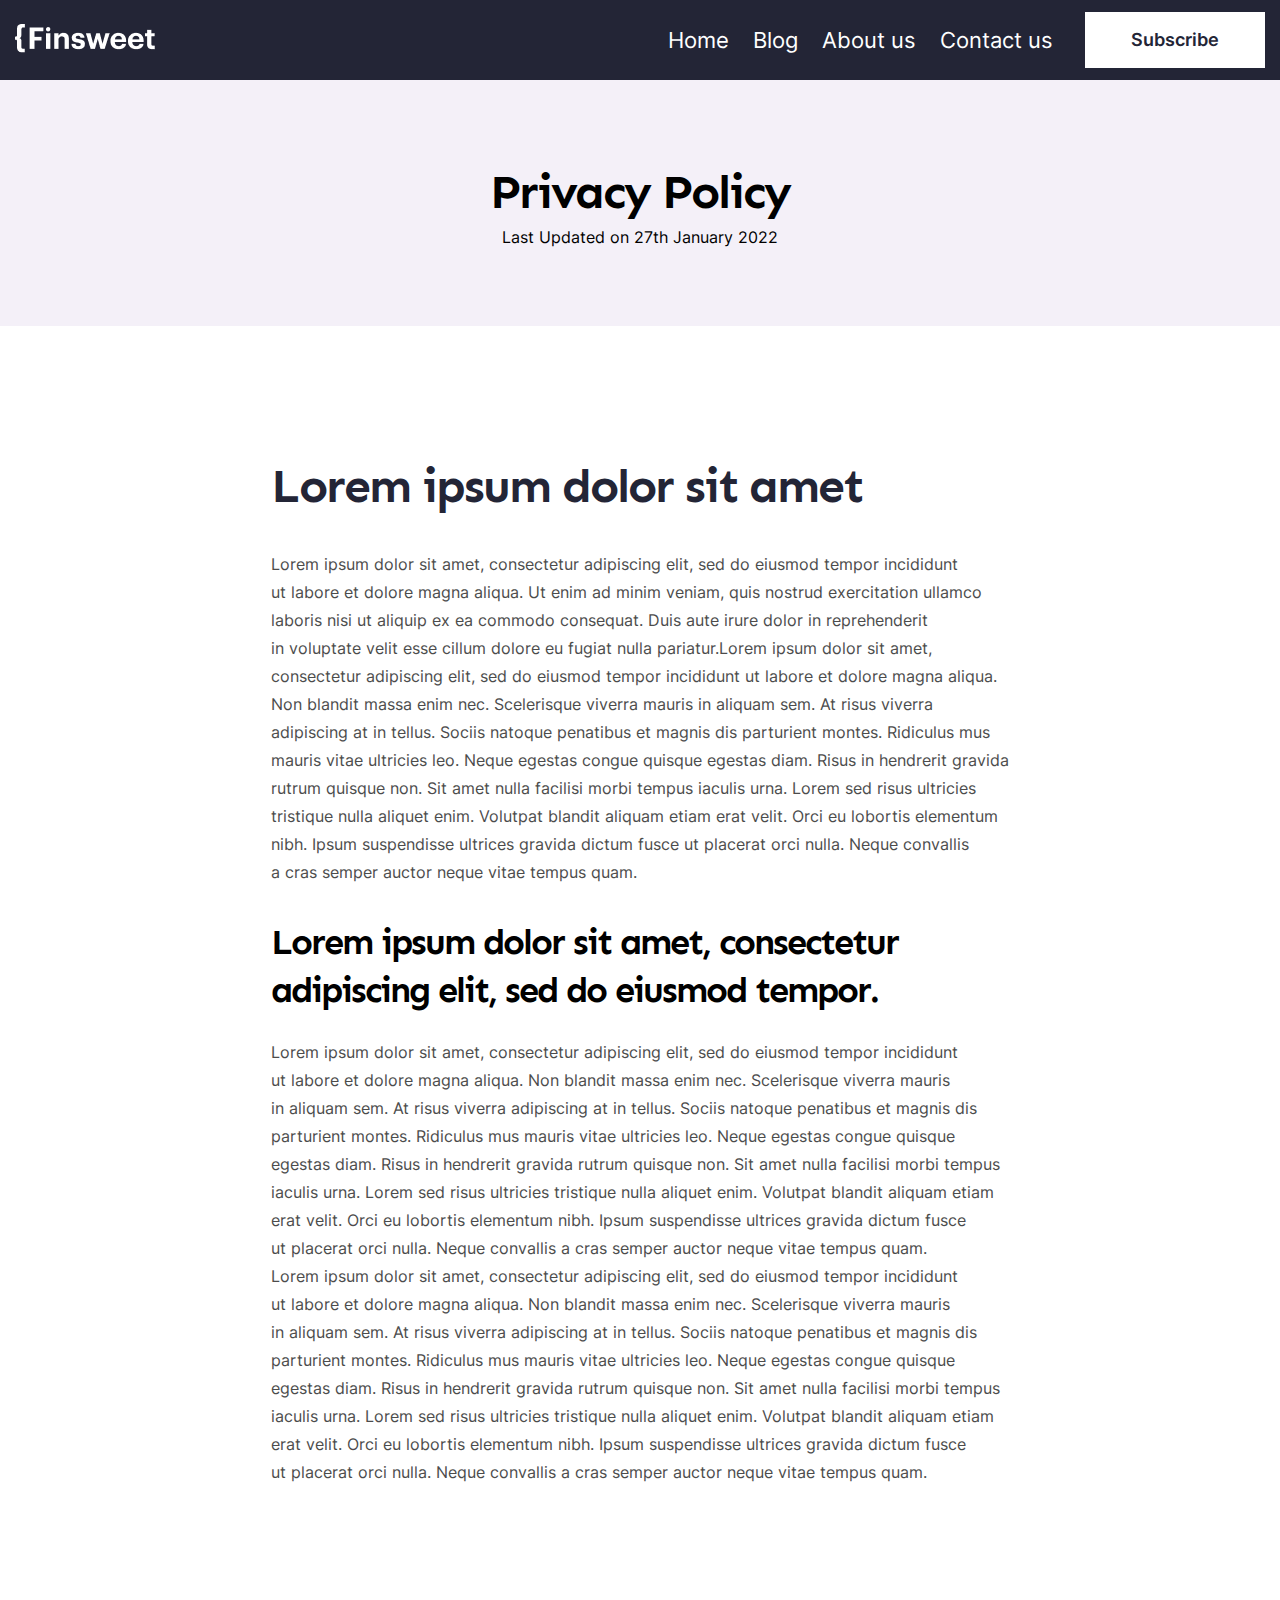
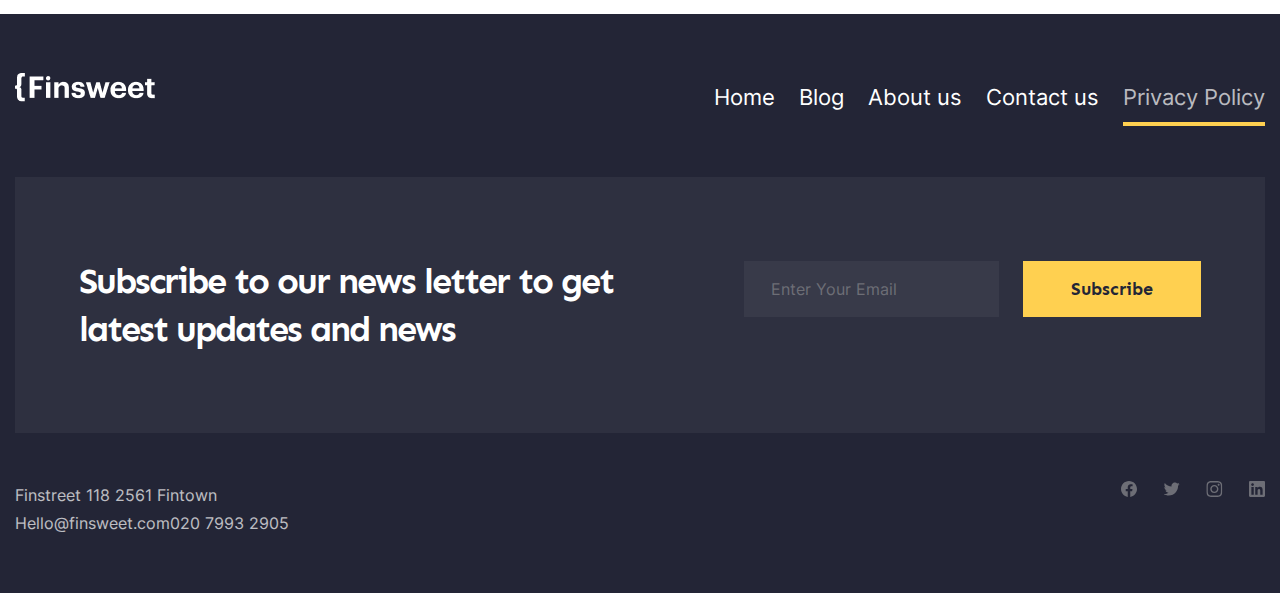
<file: privacy.html>
<!DOCTYPE html><html lang="en" class="page"><head><meta charset="UTF-8"><meta name="viewport" content="width=device-width,initial-scale=1"><link rel="shortcut icon" href="favicon.ico" type="image/x-icon"><meta http-equiv="X-UA-Compatible" content="ie=edge"><meta name="theme-color" content="#111111"><title>Finsweet</title><link rel="preload" href="fonts/InterMedium.woff2" as="font" type="font/woff2" crossorigin><link rel="preload" href="fonts/InterRegular.woff2" as="font" type="font/woff2" crossorigin><link rel="preload" href="fonts/InterSemiBold.woff2" as="font" type="font/woff2" crossorigin><link rel="preload" href="fonts/InterBlack.woff2" as="font" type="font/woff2" crossorigin><link rel="preload" href="fonts/Sen-Bold.woff2" as="font" type="font/woff2" crossorigin><link rel="stylesheet" href="css/vendor.css"><link rel="stylesheet" href="css/main.css"><script defer="defer" src="js/main.js"></script></head><body class="page__body"><div class="site-container"><header class="header"><div class="container header__container"><div class="header__left"><a href="index.html" class="header__logo"><img src="img/logo.png" alt="logo"></a></div><div class="header__right"><nav class="header__nav nav" title="navigation menu"><ul class="nav__list list-reset menu"><li class="nav__item menu__item"><a href="index.html" class="nav__link menu__item-link" data-scroll data-name="Home">Home</a></li><li class="nav__item menu__item"><a href="blog-page.html" class="nav__link menu__item-link" data-scroll data-name="Blog">Blog</a></li><li class="nav__item menu__item"><a href="about-page.html" class="nav__link menu__item-link" data-scroll data-name="About us">About us</a></li><li class="nav__item menu__item"><a href="contact.html" class="nav__link menu__item-link" data-scroll data-name="Contact us">Contact us</a></li></ul><div class="burger"><span></span></div></nav><a href="#subscribe" class="header__link">Subscribe</a></div></div></header><main class="main"><section class="privacy-hero"><div class="privacy-hero__container container"><div class="privacy-hero__wrapper"><h1 class="privacy-hero__title title">Privacy Policy</h1><p class="privacy-hero__descr">Last Updated on <time datetime="2022-01-27">27th January 2022</time></p></div></div></section><section class="privacy-text"><div class="privacy-text__container container"><h1 class="privacy-text__title title">Lorem ipsum dolor sit amet</h1><p class="privacy-text__descr">Lorem ipsum dolor sit amet, consectetur adipiscing elit, sed do eiusmod tempor incididunt ut labore et dolore magna aliqua. Ut enim ad minim veniam, quis nostrud exercitation ullamco laboris nisi ut aliquip ex ea commodo consequat. Duis aute irure dolor in reprehenderit in voluptate velit esse cillum dolore eu fugiat nulla pariatur.Lorem ipsum dolor sit amet, consectetur adipiscing elit, sed do eiusmod tempor incididunt ut labore et dolore magna aliqua. Non blandit massa enim nec. Scelerisque viverra mauris in aliquam sem. At risus viverra adipiscing at in tellus. Sociis natoque penatibus et magnis dis parturient montes. Ridiculus mus mauris vitae ultricies leo. Neque egestas congue quisque egestas diam. Risus in hendrerit gravida rutrum quisque non. Sit amet nulla facilisi morbi tempus iaculis urna. Lorem sed risus ultricies tristique nulla aliquet enim. Volutpat blandit aliquam etiam erat velit. Orci eu lobortis elementum nibh. Ipsum suspendisse ultrices gravida dictum fusce ut placerat orci nulla. Neque convallis a cras semper auctor neque vitae tempus quam.</p><h2 class="privacy-text__subtitle title">Lorem ipsum dolor sit amet, consectetur adipiscing elit, sed do eiusmod tempor.</h2><p class="privacy-text__descr">Lorem ipsum dolor sit amet, consectetur adipiscing elit, sed do eiusmod tempor incididunt ut labore et dolore magna aliqua. Non blandit massa enim nec. Scelerisque viverra mauris in aliquam sem. At risus viverra adipiscing at in tellus. Sociis natoque penatibus et magnis dis parturient montes. Ridiculus mus mauris vitae ultricies leo. Neque egestas congue quisque egestas diam. Risus in hendrerit gravida rutrum quisque non. Sit amet nulla facilisi morbi tempus iaculis urna. Lorem sed risus ultricies tristique nulla aliquet enim. Volutpat blandit aliquam etiam erat velit. Orci eu lobortis elementum nibh. Ipsum suspendisse ultrices gravida dictum fusce ut placerat orci nulla. Neque convallis a cras semper auctor neque vitae tempus quam.<br>Lorem ipsum dolor sit amet, consectetur adipiscing elit, sed do eiusmod tempor incididunt ut labore et dolore magna aliqua. Non blandit massa enim nec. Scelerisque viverra mauris in aliquam sem. At risus viverra adipiscing at in tellus. Sociis natoque penatibus et magnis dis parturient montes. Ridiculus mus mauris vitae ultricies leo. Neque egestas congue quisque egestas diam. Risus in hendrerit gravida rutrum quisque non. Sit amet nulla facilisi morbi tempus iaculis urna. Lorem sed risus ultricies tristique nulla aliquet enim. Volutpat blandit aliquam etiam erat velit. Orci eu lobortis elementum nibh. Ipsum suspendisse ultrices gravida dictum fusce ut placerat orci nulla. Neque convallis a cras semper auctor neque vitae tempus quam.</p></div></section></main><footer class="footer"><div class="footer__container container"><div class="footer__header"><div class="footer__left"><a href="#" class="footer__logo"><img src="img/logo.png" alt="logo"></a></div><div class="footer__right"><nav class="footer__nav nav" title="footer navigation menu"><ul class="nav__list list-reset"><li class="nav__item"><a href="index.html" class="nav__link" data-name="Home">Home</a></li><li class="nav__item"><a href="blog-page.html" class="nav__link" data-name="Blog">Blog</a></li><li class="nav__item"><a href="about-page.html" class="nav__link" data-name="About us">About us</a></li><li class="nav__item"><a href="contact.html" class="nav__link" data-name="Contact us">Contact us</a></li><li class="nav__item"><a href="privacy.html" class="nav__link" data-name="Privacy Policy">Privacy Policy</a></li></ul></nav></div></div><div class="footer__middle"><h2 class="footer__title title">Subscribe to our news letter to get latest updates and news</h2><form class="footer__subscribe" id="subscribe"><input type="email" class="footer__input" required placeholder="Enter Your Email"> <button class="footer__btn btn btn-reset" type="submit">Subscribe</button></form></div><div class="footer__bottom"><div class="footer__bottom-left"><span class="footer__address">Finstreet 118 2561 Fintown</span> <span class="footer__contacts"><a href="#">Hello@finsweet.com </a>020 7993 2905</span></div><div class="footer__bottom-right"><div class="footer__social"><a class="footer__link" href="#"><img src="img/svg/fb-neg.svg" alt="facebook link"></a><a class="footer__link" href="#"><img src="img/svg/tw-neg.svg" alt="twitter link"></a><a class="footer__link" href="#"><img src="img/svg/inst-neg.svg" alt="instagram link"></a><a class="footer__link" href="#"><img src="img/svg/linked-neg.svg" alt="linkedin link"></a></div></div></div></div></footer></div></body></html>
</file>
<file: css/main.css>
:root{--font-family:"Inter",sans-serif;--content-width:1280px;--container-offset:15px;--container-width:calc(var(--content-width) + (var(--container-offset) * 2));--offset:128px;--dark:#232536;--grey:#6D6E76;--violet:#F4F0F8;--light-color:#fff;--orange:#FF4D00;--accent:#FFD050;--accent-hover:#EDC14A}.custom-checkbox__field:checked+.custom-checkbox__content::after{opacity:1}.custom-checkbox__field:focus+.custom-checkbox__content::before{outline:red solid 2px;outline-offset:2px}.custom-checkbox__field:disabled+.custom-checkbox__content{opacity:.4;pointer-events:none}@font-face{font-family:Inter;src:url(../fonts/InterRegular.woff2) format("woff2");font-weight:400;font-display:swap;font-style:normal}@font-face{font-family:Inter;src:url(../fonts/InterMedium.woff2) format("woff2");font-weight:500;font-display:swap;font-style:normal}@font-face{font-family:Inter;src:url(../fonts/InterSemiBold.woff2) format("woff2");font-weight:700;font-display:swap;font-style:normal}@font-face{font-family:Inter;src:url(../fonts/InterBlack.woff2) format("woff2");font-weight:900;font-display:swap;font-style:normal}@font-face{font-family:Sen;src:url(../fonts/Sen-Bold.woff2) format("woff2");font-weight:800;font-display:swap;font-style:normal}html{-webkit-box-sizing:border-box;box-sizing:border-box}*,::after,::before{-webkit-box-sizing:inherit;box-sizing:inherit}.page{height:100%;font-family:var(--font-family,sans-serif);-webkit-text-size-adjust:100%}.page__body{margin:0;min-width:320px;min-height:100%;font-size:16px}img{height:auto;max-width:100%;-o-object-fit:cover;object-fit:cover}a{text-decoration:none}.site-container{overflow:hidden}.is-hidden{display:none!important}.btn-reset{border:none;padding:0;background-color:transparent;cursor:pointer}.list-reset{list-style:none;margin:0;padding:0}.input-reset{-webkit-appearance:none;-moz-appearance:none;appearance:none;border:none;border-radius:0;background-color:#fff}.input-reset::-webkit-search-cancel-button,.input-reset::-webkit-search-decoration,.input-reset::-webkit-search-results-button,.input-reset::-webkit-search-results-decoration{display:none}.visually-hidden{position:absolute;overflow:hidden;margin:-1px;border:0;padding:0;width:1px;height:1px;clip:rect(0 0 0 0)}.container{margin:0 auto;padding:0 var(--container-offset);max-width:var(--container-width)}.js-focus-visible :focus:not(.focus-visible){outline:0}.centered{text-align:center}.dis-scroll{position:fixed;left:0;top:0;overflow:hidden;width:100%;height:100vh;-ms-scroll-chaining:none;overscroll-behavior:none}.page--ios .dis-scroll{position:relative}.header{background-color:var(--dark);color:var(--light-color)}.header__container{height:80px;display:-webkit-box;display:-ms-flexbox;display:flex;-webkit-box-pack:justify;-ms-flex-pack:justify;justify-content:space-between;-webkit-box-align:center;-ms-flex-align:center;align-items:center}.header__right{display:-webkit-box;display:-ms-flexbox;display:flex}.header__nav{margin-right:32px;display:-webkit-box;display:-ms-flexbox;display:flex;-webkit-box-align:center;-ms-flex-align:center;align-items:center}@media (max-width:1024px){.header__nav{margin-right:16px;margin-left:16px}}@media (max-width:576px){:root{--offset:64px}.header__nav{margin-left:10px}}.header__link{position:relative;font-weight:700;font-size:18px;line-height:24px;color:var(--dark);background-color:var(--light-color);padding:16px 46px;-webkit-transition:background-color .3s ease-in-out;-o-transition:background-color .3s ease-in-out;transition:background-color .3s ease-in-out}.header__link:hover{background-color:rgba(255,255,255,.7)}.nav__list{display:-webkit-box;display:-ms-flexbox;display:flex}.nav__item{-webkit-transition:1s;-o-transition:1s;transition:1s;position:relative}.nav__item:not(:last-child){margin-right:24px}.nav__link{position:relative;font-weight:400;display:-webkit-box;display:-ms-flexbox;display:flex;-webkit-box-align:center;-ms-flex-align:center;align-items:center;color:var(--light-color);-webkit-transition:color .5s;-o-transition:color .5s;transition:color .5s}.nav__link:after{content:"";bottom:-5px;left:0;position:absolute;background-color:var(--accent);height:4px;width:0;-webkit-transition:.5s;-o-transition:.5s;transition:.5s}.nav__link:hover{color:var(--grey)}.nav__link:hover:after{width:100%}.nav__link--active{position:relative;color:var(--grey)}.nav__link--active:hover:before{width:0;-webkit-transition:none;-o-transition:none;transition:none}.nav__link--active:after{content:"";bottom:-5px;left:0;position:absolute;background-color:var(--accent);height:4px;width:100%}.burger{display:none;cursor:pointer}@media screen and (max-width:768px){.menu{position:fixed;background:#131418;left:0;top:0;height:100vh;width:100vw;display:none}.menu.active{display:-webkit-box;display:-ms-flexbox;display:flex;left:0;top:0;height:100vh;width:100vw;-webkit-box-orient:vertical;-webkit-box-direction:normal;-ms-flex-direction:column;flex-direction:column;pointer-events:all;-webkit-box-pack:center;-ms-flex-pack:center;justify-content:center;-webkit-box-align:center;-ms-flex-align:center;align-items:center;z-index:22;-webkit-animation:.1s linear fade;animation:.1s linear fade}.burger{display:block;position:relative;height:20px;width:30px;z-index:102;cursor:pointer}.burger.active-burger:before{background:var(--grey);-webkit-transform:rotate(45deg);-ms-transform:rotate(45deg);transform:rotate(45deg);-webkit-transition:.3s cubic-bezier(.785,.135,.15,.86);-o-transition:.3s cubic-bezier(.785,.135,.15,.86);transition:.3s cubic-bezier(.785,.135,.15,.86);top:8px}.burger.active-burger:after{background:var(--grey);-webkit-transform:rotate(-45deg);-ms-transform:rotate(-45deg);transform:rotate(-45deg);bottom:10px;-webkit-transition:.3s cubic-bezier(.785,.135,.15,.86);-o-transition:.3s cubic-bezier(.785,.135,.15,.86);transition:.3s cubic-bezier(.785,.135,.15,.86)}.burger.active-burger span{-webkit-transform:scale(0);-ms-transform:scale(0);transform:scale(0)}.burger:after,.burger:before{content:"";position:absolute;height:2px;width:100%;background:rgba(109,110,118,.6);-webkit-transition:.3s cubic-bezier(.785,.135,.15,.86);-o-transition:.3s cubic-bezier(.785,.135,.15,.86);transition:.3s cubic-bezier(.785,.135,.15,.86)}.burger:before{top:0}.burger::after{bottom:0}.burger span{position:absolute;top:9px;right:0;width:100%;background:rgba(109,110,118,.6);height:2px;-webkit-transform:scale(1);-ms-transform:scale(1);transform:scale(1);-webkit-transition:.3s cubic-bezier(.785,.135,.15,.86);-o-transition:.3s cubic-bezier(.785,.135,.15,.86);transition:.3s cubic-bezier(.785,.135,.15,.86)}.menu__item{margin-top:15px}.menu__item-link{color:#fff}}.active{color:rgba(255,255,255,.7)}.active:after{content:"";bottom:-5px;left:0;position:absolute;background-color:var(--accent);height:4px;width:100%;-webkit-transition:.5s;-o-transition:.5s;transition:.5s}.hero{position:relative;height:720px;background:-o-radial-gradient(81% -150%,circle,rgba(255,255,255,0) 40%,#101010 100%),url(../img/hero-bg.webp);background:radial-gradient(circle at 81% -150%,rgba(255,255,255,0) 40%,#101010 100%),url(../img/hero-bg.webp);background-position:center;background-repeat:no-repeat;background-size:cover;margin-bottom:var(--offset)}@media (max-width:1024px){.hero{height:550px}}@media (max-width:768px){.nav__item:not(:last-child){margin-right:0}.hero{height:620px}}.hero__container{height:100%}.hero__wrapper{padding-top:var(--offset);max-width:804px;max-height:400px;height:100%;margin:0}.hero__subtitle{margin-bottom:24px;color:var(--light-color);font-weight:500;font-size:16px;line-height:20px;letter-spacing:3px;text-transform:uppercase}.hero__link{display:inline-block;font-weight:900;font-size:16px;line-height:20px;letter-spacing:3px;text-transform:uppercase;color:var(--light-color)}.hero__title{font-family:Sen;margin:24px 0;font-weight:700;font-size:56px;line-height:64px;letter-spacing:-2px;color:var(--light-color)}@media (max-width:768px){.hero__title{font-size:48px;line-height:56px}.posts__container{-webkit-box-orient:vertical;-webkit-box-direction:normal;-ms-flex-direction:column;flex-direction:column}}.hero__quote{margin-bottom:16px;font-weight:400;font-size:16px;line-height:28px;color:var(--light-color)}.hero__quote cite{color:var(--accent);font-style:normal}.hero__quote time{position:relative;margin-left:10px}.hero__author{position:relative;margin-right:2px}.hero__author::after{position:absolute;top:0;right:-6px;content:"";background-color:var(--light-color);width:1px;height:16px}.hero__descr{margin:24px 0 48px;font-weight:400;font-size:16px;line-height:28px;color:var(--light-color);max-width:600px}.posts{margin-bottom:var(--offset)}.posts__container{display:-webkit-box;display:-ms-flexbox;display:flex;gap:32px}.posts__featured{margin-top:32px;padding:32px;border:1px solid rgba(109,110,118,.1)}@media (max-width:1024px){.posts__container{gap:16px}.posts__featured{padding:16px;height:100%}}.posts__img{margin-bottom:32px}.posts__quote{margin-bottom:16px}.posts__subtitle{margin:16px 0;font-family:Sen;font-style:normal;font-weight:700;font-size:28px;line-height:40px;letter-spacing:-1px}.posts__text{margin:0 0 61px;font-weight:400;font-size:16px;line-height:28px}.quote{font-weight:500;font-size:14px;line-height:20px;color:#4c4c4c}.quote__author{position:relative;font-weight:500;font-size:14px;line-height:20px;color:#592ea9;font-style:normal}.quote__author::after{position:absolute;top:2px;right:-6px;content:"";background-color:#4c4c4c;width:1px;height:13px}.quote time{margin-left:10px}.btn{display:inline-block;color:var(--dark);font-family:Sen;font-weight:700;font-size:18px;line-height:24px;-webkit-box-align:center;-ms-flex-align:center;align-items:center;background-color:var(--accent);padding:16px 48px}.btn:hover{background-color:var(--accent-hover);-webkit-transition:background-color .3s ease-in-out;-o-transition:background-color .3s ease-in-out;transition:background-color .3s ease-in-out}.aside{max-width:550px}.aside__top{display:-webkit-box;display:-ms-flexbox;display:flex;-webkit-box-pack:justify;-ms-flex-pack:justify;justify-content:space-between}@media (max-width:768px){.aside{max-width:100%}.aside__title{padding-left:16px}.about__wrapper{-webkit-box-orient:vertical;-webkit-box-direction:normal;-ms-flex-direction:column;flex-direction:column;-webkit-box-align:center;-ms-flex-align:center;align-items:center}}.aside__link{display:block;font-style:normal;font-weight:400;font-size:16px;line-height:28px}.aside__bot{margin-top:32px;height:100%}.aside__block{max-height:181px;height:100%;padding:32px 116px 25px 32px}@media (max-width:1100px){.aside__block{padding:24px;height:auto}}@media (max-width:1024px){.aside__block{padding:16px}}.aside__block:hover{background:#fbf6ea;-webkit-transition:background .3s ease-in-out;-o-transition:background .3s ease-in-out;transition:background .3s ease-in-out}.aside__quote{margin-bottom:8px}.aside__descr{display:block;font-family:Sen;font-style:normal;font-weight:700;font-size:24px;line-height:32px;color:var(--dark);margin-top:8px}.title{margin:0;font-family:Sen;font-style:normal;font-weight:700;font-size:36px;line-height:48px;letter-spacing:-2px;color:var(--dark-color)}.about{color:var(--dark);margin-bottom:var(--offset)}.about__container{position:relative;max-height:500px;background:#f4f0f8;padding:96px 108px 96px 80px}.about__wrapper{position:relative;display:-webkit-box;display:-ms-flexbox;display:flex;gap:82px}@media (max-width:1100px){.about__wrapper{gap:32px}}.about__wrapper::after{position:absolute;top:-118px;right:-108px;width:1061px;height:23px;content:"";background-image:url(../img/stripe.svg)}.about__us{width:50%}@media (max-width:768px){.about__us{width:100%}}.about__title{margin:0 0 24px;font-weight:600;font-size:16px;line-height:20px;letter-spacing:3px;text-transform:uppercase}.about__subtitle{margin:0 0 16px;font-family:Sen;font-style:normal;font-weight:700;font-size:36px;line-height:48px;letter-spacing:-2px}.about__text{margin:0 0 16px;font-weight:400;font-size:16px;line-height:28px;color:var(--grey)}.about__link{font-weight:700;font-size:18px;line-height:32px;-webkit-box-align:center;-ms-flex-align:center;align-items:center;color:#592ea9}.about__mission{width:50%}.category{margin-bottom:var(--offset)}.category__title{text-align:center}.category__wrapper{margin-top:48px;display:-webkit-box;display:-ms-flexbox;display:flex;gap:32px}@media (max-width:1024px){.about__container{padding:48px;max-height:100%}.category__wrapper{gap:16px}}@media (max-width:768px){.about__mission{width:100%}.category__wrapper{-ms-flex-wrap:wrap;flex-wrap:wrap}}.category__link{width:100%}.card{color:var(--dark);border:1px solid rgba(109,110,118,.1);display:-webkit-box;display:-ms-flexbox;display:flex;-webkit-box-orient:vertical;-webkit-box-direction:normal;-ms-flex-direction:column;flex-direction:column;-webkit-box-align:left;-ms-flex-align:left;align-items:left;padding:32px}@media (max-width:768px){.card{-webkit-box-align:center;-ms-flex-align:center;align-items:center}}.card:hover{background-color:var(--accent);-webkit-transition:background-color .3s ease-in-out;-o-transition:background-color .3s ease-in-out;transition:background-color .3s ease-in-out}.card__icon{width:48px;height:48px;margin-bottom:16px}.card__title{margin:0 0 4px;font-family:Sen;font-style:normal;font-weight:700;font-size:28px;line-height:40px;letter-spacing:-1px}.card__text{margin:0;font-style:normal;font-weight:400;font-size:16px;line-height:28px;color:var(--grey)}.why{color:var(--dark);margin-bottom:var(--offset)}.why__container{background-image:url(../img/why.webp);background-repeat:no-repeat;height:705px;display:-webkit-box;display:-ms-flexbox;display:flex;-webkit-box-pack:end;-ms-flex-pack:end;justify-content:flex-end;-webkit-box-align:end;-ms-flex-align:end;align-items:flex-end}@media (max-width:1024px){.card{padding:16px}.why__container{position:relative;height:100%;background-position:left bottom}}.why__wrapper{background-color:var(--light-color);padding:80px;max-width:706px;max-height:584px}.why__title{margin:0 0 24px;font-weight:600;font-size:16px;line-height:20px;letter-spacing:3px;text-transform:uppercase}.why__subtitle{margin:0 0 16px;font-style:normal;font-weight:700;font-size:48px;line-height:64px;letter-spacing:-2px}@media (max-width:1024px){.why__wrapper{padding:32px}.why__subtitle{font-size:36px;line-height:54px}}.why__text{margin:0 0 32px;font-style:normal;font-weight:400;font-size:16px;line-height:28px;color:var(--grey)}.authors{margin-bottom:var(--offset)}.authors__title{text-align:center}.authors__wrapper{margin-top:48px;display:-ms-grid;display:grid;-ms-grid-columns:1fr 1fr 1fr 1fr;grid-template-columns:1fr 1fr 1fr 1fr;gap:32px}.author-card{background:#f4f4f4;padding-top:40px;padding-bottom:40px;max-width:296px;max-height:324px;width:100%;height:100%;display:-webkit-box;display:-ms-flexbox;display:flex;-webkit-box-orient:vertical;-webkit-box-direction:normal;-ms-flex-direction:column;flex-direction:column;-webkit-box-pack:center;-ms-flex-pack:center;justify-content:center;-webkit-box-align:center;-ms-flex-align:center;align-items:center}.author-card:hover{background:#fbf6ea;-webkit-transition:background .3s;-o-transition:background .3s;transition:background .3s}.author-card__icon{width:128px;height:128px;-o-object-fit:contain;object-fit:contain;margin-bottom:20px}.author-card__icon img{width:100%;border-radius:100%}.author-card__title{margin:0;font-family:Sen;font-style:normal;font-weight:700;font-size:28px;line-height:40px;letter-spacing:-1px;color:var(--dark)}.author-card__text{margin:0 0 20px;font-weight:400;font-size:14px;line-height:20px;text-align:center;color:var(--gray)}.author-card__social a{display:inline-block}.author-card__social a:not(:last-child){margin-right:16px}.testimonials{margin-bottom:var(--offset)}.testimonials__container{background-color:#fbf6ea}.testimonials__wrapper{position:relative;display:-webkit-box;display:-ms-flexbox;display:flex;padding-top:92px;padding-bottom:75px}@media (max-width:1024px){.authors__wrapper{gap:16px;-ms-grid-columns:1fr 1fr;grid-template-columns:1fr 1fr}.author-card{max-width:100%}.testimonials__wrapper{padding-top:32px;padding-bottom:32px}}.testimonials__left{width:50%;max-width:350px;margin-left:112px;margin-right:176px}@media (max-width:1024px){.testimonials__left{margin-left:32px;margin-right:32px}}@media (max-width:768px){.testimonials__wrapper{-webkit-box-orient:vertical;-webkit-box-direction:normal;-ms-flex-direction:column;flex-direction:column;-webkit-box-align:center;-ms-flex-align:center;align-items:center}.testimonials__left{max-width:100%;width:100%;margin:0 0 32px;padding-bottom:16px;text-align:center;border-bottom:1px solid rgba(109,110,118,.4)}.testimonials__right::after{display:none}}.testimonials__subtitle{margin:0 0 12px;font-weight:600;font-size:16px;line-height:20px;letter-spacing:3px;text-transform:uppercase}.testimonials__title{margin-bottom:16px}.testimonials__text{margin:0}.testimonials__right{position:relative;width:50%}.testimonials__right::after{content:"";width:1px;height:310px;position:absolute;left:-642px;top:-88px;background-color:var(--grey);opacity:.4;margin-left:541px;margin-top:85px}.testimonials__descr{padding-right:174px;font-family:Sen;font-style:normal;font-weight:700;font-size:24px;line-height:32px;color:var(--dark)}.testimonials__descr p{margin:0 0 121px}@media (max-width:1024px){.testimonials__right::after{left:-580px}.testimonials__descr{padding-right:32px}.testimonials__descr p{margin-bottom:32px}}@media (max-width:768px){.testimonials__right{width:100%}.testimonials__descr{padding:0;text-align:center}.testimonials__author{display:-webkit-box;display:-ms-flexbox;display:flex;-webkit-box-orient:vertical;-webkit-box-direction:normal;-ms-flex-direction:column;flex-direction:column;-webkit-box-align:center;-ms-flex-align:center;align-items:center;text-align:center;padding-left:0}}.testimonials__name{padding-left:61px;position:relative;margin:0;font-family:Sen;font-style:normal;font-weight:700;font-size:24px;line-height:32px;color:var(--dark)}.testimonials__name::before{position:absolute;top:0;left:0;content:"";width:48px;height:48px;background-image:url(../img/profile-picture.webp);background-repeat:no-repeat;background-size:cover;background-position:center;border-radius:100%}.testimonials__from{padding-left:61px;margin:0;font-weight:400;font-size:16px;line-height:28px;color:var(--grey)}.swiper{margin:0}.swiper__btns{position:absolute;right:0;bottom:34px;margin-right:113px;display:-webkit-box;display:-ms-flexbox;display:flex;-webkit-box-pack:center;-ms-flex-pack:center;justify-content:center;-webkit-box-align:center;-ms-flex-align:center;align-items:center;gap:24px}.swiper-button-next{position:inherit;width:48px;height:48px;-webkit-transition:scale .3s,fill 1s;-o-transition:scale .3s,fill 1s;transition:scale .3s,fill 1s}.swiper-button-next::after{display:none}.swiper-button-next:hover{scale:1.3}.swiper-button-next:hover circle{fill:#000}.swiper-button-next:hover path{fill:#fff}.swiper-button-prev{position:inherit;-webkit-transform:rotate(180deg);-ms-transform:rotate(180deg);transform:rotate(180deg);width:48px;height:48px;border-radius:100%;-webkit-transition:scale .3s,fill 1s;-o-transition:scale .3s,fill 1s;transition:scale .3s,fill 1s}.swiper-button-prev::after{display:none}.swiper-button-prev:hover{scale:1.3}.swiper-button-prev:hover circle{fill:#000}.swiper-button-prev:hover path{fill:#fff}.logos{height:52px;margin-bottom:var(--offset)}.logos__container{display:-webkit-box;display:-ms-flexbox;display:flex;gap:86px}@media (max-width:1024px){.swiper__btns{position:inherit;padding-top:16px;margin-right:0}.logos__container{gap:32px}}@media (max-width:576px){.authors__wrapper{-ms-grid-columns:1fr;grid-template-columns:1fr}.logos__container{-webkit-box-orient:vertical;-webkit-box-direction:normal;-ms-flex-direction:column;flex-direction:column;-webkit-box-align:center;-ms-flex-align:center;align-items:center}}.logos__title{margin:0;font-weight:400;font-size:14px;line-height:20px;color:var(--grey);opacity:.6}.logos__text{font-family:Sen;font-style:normal;font-weight:700;font-size:24px;line-height:32px;color:var(--grey)}.logos__right{display:-webkit-box;display:-ms-flexbox;display:flex;gap:73px;-webkit-box-align:center;-ms-flex-align:center;align-items:center;opacity:.8}@media (max-width:768px){.logos{height:100%}.logos__right{display:-ms-grid;display:grid;-ms-grid-columns:1fr 1fr 1fr;grid-template-columns:1fr 1fr 1fr}}.join{margin-bottom:var(--offset)}.join__container{max-width:414px}.join__title{margin-bottom:16px;text-align:center}.join__descr{margin:0 0 32px;font-weight:400;font-size:16px;line-height:28px;text-align:center;color:var(--grey)}.join__btn-div{display:-webkit-box;display:-ms-flexbox;display:flex;-webkit-box-align:center;-ms-flex-align:center;align-items:center;-webkit-box-pack:center;-ms-flex-pack:center;justify-content:center}.btn{margin:0 auto}.footer{background-color:var(--dark)}.footer__header{display:-webkit-box;display:-ms-flexbox;display:flex;-webkit-box-pack:justify;-ms-flex-pack:justify;justify-content:space-between;padding-top:59px;margin-bottom:56px}@media (max-width:768px){.join__container{max-width:100%}.footer__header{-webkit-box-orient:vertical;-webkit-box-direction:normal;-ms-flex-direction:column;flex-direction:column;-webkit-box-align:center;-ms-flex-align:center;align-items:center;margin-bottom:32px}.footer__logo{display:inline-block;margin-bottom:16px}}.footer__middle{margin-bottom:48px;display:-webkit-box;display:-ms-flexbox;display:flex;height:256px;background:rgba(255,255,255,.05)}.footer__title{color:#fff;padding:80px 64px}@media (max-width:1024px){.logos__right{gap:16px}.footer__title{padding:30px;font-size:32px;line-height:42px}}@media (max-width:768px){.footer__middle{height:100%}.footer__title{padding:24px;font-size:22px;line-height:34px}}@media (max-width:576px){.logos__right{-ms-grid-columns:1fr 1fr;grid-template-columns:1fr 1fr;gap:32px}.footer__middle{-webkit-box-orient:vertical;-webkit-box-direction:normal;-ms-flex-direction:column;flex-direction:column;-webkit-box-align:center;-ms-flex-align:center;align-items:center}.footer__title{text-align:center}}.footer__subscribe{display:-webkit-box;display:-ms-flexbox;display:flex;gap:24px;padding-top:84px;padding-right:64px;padding-bottom:116px}@media (max-width:1024px){.footer__subscribe{padding-right:32px}}@media (max-width:768px){.footer__subscribe{padding-top:24px;padding-right:0;-webkit-box-orient:vertical;-webkit-box-direction:normal;-ms-flex-direction:column;flex-direction:column;-webkit-box-align:center;-ms-flex-align:center;align-items:center}}.footer__input{background-color:rgba(255,255,255,.05);outline:0;border:none;height:56px}.footer__input:focus{color:var(--light-color);font-weight:400;font-size:16px;line-height:28px}.footer__input::-webkit-input-placeholder{padding-left:25px;font-weight:400;font-size:16px;line-height:28px;display:-webkit-box;display:flex;-webkit-box-align:center;align-items:center;color:var(--grey);outline:0}.footer__input::-moz-placeholder{padding-left:25px;font-weight:400;font-size:16px;line-height:28px;display:flex;align-items:center;color:var(--grey);outline:0}.footer__input:-ms-input-placeholder{padding-left:25px;font-weight:400;font-size:16px;line-height:28px;display:-ms-flexbox;display:flex;-ms-flex-align:center;align-items:center;color:var(--grey);outline:0}.footer__input::-ms-input-placeholder{padding-left:25px;font-weight:400;font-size:16px;line-height:28px;display:-ms-flexbox;display:flex;-ms-flex-align:center;align-items:center;color:var(--grey);outline:0}.footer__input::placeholder{padding-left:25px;font-weight:400;font-size:16px;line-height:28px;display:-webkit-box;display:-ms-flexbox;display:flex;-webkit-box-align:center;-ms-flex-align:center;align-items:center;color:var(--grey);outline:0}.footer__bottom{display:-webkit-box;display:-ms-flexbox;display:flex;-webkit-box-pack:justify;-ms-flex-pack:justify;justify-content:space-between;padding-bottom:56px}@media (max-width:576px){.footer__bottom{-webkit-box-orient:vertical;-webkit-box-direction:normal;-ms-flex-direction:column;flex-direction:column;-webkit-box-align:center;-ms-flex-align:center;align-items:center}}.footer__bottom-left{display:-webkit-box;display:-ms-flexbox;display:flex;-webkit-box-orient:vertical;-webkit-box-direction:normal;-ms-flex-direction:column;flex-direction:column;font-weight:400;font-size:16px;line-height:28px;color:var(--light-color);opacity:.7}@media (max-width:576px){.footer__bottom-left{-webkit-box-align:center;-ms-flex-align:center;align-items:center;margin-bottom:16px}}.footer__bottom-left a{display:inline-block;-webkit-text-decoration-color:#ff0;text-decoration-color:#ff0;color:inherit}.footer__link:not(:last-child){margin-right:26px}@media (max-width:768px){.nav__list{-webkit-box-orient:vertical;-webkit-box-direction:normal;-ms-flex-direction:column;flex-direction:column;-webkit-box-align:center;-ms-flex-align:center;align-items:center}}.nav__link{font-size:22px;line-height:48px}.blog-hero{background:#f4f0f8;margin-bottom:64px}.blog-hero__container{display:-webkit-box;display:-ms-flexbox;display:flex;padding-top:94px;padding-bottom:80px;-webkit-box-pack:justify;-ms-flex-pack:justify;justify-content:space-between}@media (max-width:576px){.blog-hero__container{padding-top:24px;padding-bottom:24px}}.blog-hero__wrapper{max-width:624px}.blog-hero__subtitle{color:var(--dark);font-weight:500;font-size:16px;line-height:20px;letter-spacing:3px;text-transform:uppercase}.blog-hero__title{margin-top:24px;margin-bottom:16px}.blog-hero__quote{margin-bottom:16px;font-weight:400;font-size:16px;line-height:28px;color:var(--dark)}.blog-hero__quote cite{color:var(--accent);font-style:normal}.blog-hero__quote time{position:relative;margin-left:10px}.blog-hero__author{position:relative;margin-right:2px}.blog-hero__author::after{position:absolute;top:3px;right:-5px;content:"";background-color:var(--dark);width:1px;height:16px}@media (max-width:1024px){.blog-hero__container{-webkit-box-orient:vertical;-webkit-box-direction:normal;-ms-flex-direction:column;flex-direction:column;-webkit-box-align:center;-ms-flex-align:center;align-items:center}.blog-hero__wrapper{display:-webkit-box;display:-ms-flexbox;display:flex;-webkit-box-orient:vertical;-webkit-box-direction:normal;-ms-flex-direction:column;flex-direction:column;-webkit-box-align:center;-ms-flex-align:center;align-items:center;margin-bottom:16px}.blog-hero__title{text-align:center}.blog-hero__quote{font-size:24px}.blog-hero__author::after{height:27px}}.blog-hero__descr{margin:16px 0 32px;font-weight:400;font-size:16px;line-height:28px;color:var(--dark);max-width:600px}.blog-posts{margin-bottom:64px}.blog-posts__wrapper{max-width:1147px}.blog-posts__title{margin-bottom:64px;padding-bottom:32px;font-family:Sen;font-weight:700;font-size:48px;line-height:64px;letter-spacing:-2px;color:var(--dark);border-bottom:1px solid rgba(109,110,118,.3)}.blog-posts__swiper{display:-webkit-box;display:-ms-flexbox;display:flex;-webkit-box-orient:vertical;-webkit-box-direction:normal;-ms-flex-direction:column;flex-direction:column;-webkit-box-pack:center;-ms-flex-pack:center;justify-content:center;-webkit-box-align:center;-ms-flex-align:center;align-items:center}.blog-posts__block{display:-webkit-box;display:-ms-flexbox;display:flex;gap:32px;-webkit-box-align:center;-ms-flex-align:center;align-items:center;width:100%}.blog-posts__block:not(:last-child){margin-bottom:64px}@media (max-width:768px){.blog-posts__title{margin-bottom:8px;padding-bottom:8px}.blog-posts__block{-webkit-box-orient:vertical;-webkit-box-direction:normal;-ms-flex-direction:column;flex-direction:column;-webkit-box-align:center;-ms-flex-align:center;align-items:center;-webkit-box-align:start;-ms-flex-align:start;align-items:flex-start}}.blog-posts__img{max-width:490px;width:100%}.blog-posts__category{display:inline-block;margin-bottom:16px;font-weight:600;font-size:16px;line-height:20px;letter-spacing:3px;text-transform:uppercase;color:var(--accent)}.blog-posts__subtitle{margin:0 0 16px;font-family:Sen;font-style:normal;font-weight:700;font-size:36px;line-height:48px;letter-spacing:-2px;color:var(--dark)}.blog-posts__descr{margin:0;font-weight:400;font-size:16px;line-height:28px;color:var(--grey)}.swiper-wrapper{width:100%;margin-bottom:64px}.swiper-slide{width:100%}.blog-posts__swiper-btns{margin:0 auto;max-height:40px;height:100%;width:100%;position:relative;display:-webkit-box;display:-ms-flexbox;display:flex;-webkit-box-align:center;-ms-flex-align:center;align-items:center;-webkit-box-pack:center;-ms-flex-pack:center;justify-content:center;gap:30px;color:var(--grey)}.blog-posts__swiper-button-prev{margin:0;position:relative;color:var(--grey);font-family:Sen;font-style:normal;font-weight:700;font-size:24px;line-height:32px;cursor:pointer;-webkit-transition:scale .3s linear,color .3s;-o-transition:scale .3s linear,color .3s;transition:scale .3s linear,color .3s;width:80px}.blog-posts__swiper-button-prev:hover{color:var(--dark);font-weight:700;scale:1.3}.blog-posts__swiper-button-next{-webkit-box-orient:horizontal;-webkit-box-direction:normal;-ms-flex-direction:row;flex-direction:row;position:relative;margin:0;color:var(--grey);font-family:Sen;font-style:normal;font-weight:700;font-size:24px;line-height:32px;cursor:pointer;-webkit-transition:color .3s,scale .3s;-o-transition:color .3s,scale .3s;transition:color .3s,scale .3s;width:80px}.blog-posts__swiper-button-next:hover{color:var(--dark);font-weight:700;scale:1.3}.post{margin-bottom:var(--offset);font-family:Sen;font-style:normal}.post__hero{padding-top:var(--offset);margin:0 auto 64px;max-width:768px;width:100%}.post__meta{position:relative;display:-webkit-box;display:-ms-flexbox;display:flex;-webkit-box-orient:vertical;-webkit-box-direction:normal;-ms-flex-direction:column;flex-direction:column;padding-left:61px}.post__author{font-family:Sen;font-style:normal;font-weight:700;font-size:28px;line-height:40px;letter-spacing:-1px;color:#592ea9;opacity:.87}.post__author::before{position:absolute;top:7px;left:0;content:"";width:48px;height:48px;background-image:url(../img/profile-picture.webp);background-repeat:no-repeat;background-size:cover;background-position:center;border-radius:100%}.post__quote{font-weight:400;font-size:16px;line-height:28px;color:var(--grey)}.post__title{margin-bottom:34px;font-size:48px;line-height:64px}.post__link{padding-left:32px;position:relative;font-family:Sen;font-style:normal;font-weight:700;font-size:24px;line-height:32px;color:var(--dark)}.post__link::after{position:absolute;top:0;left:0;content:"";width:24px;height:24px;background-image:url(../img/svg/shuttle.svg)}.post__img{margin-bottom:64px}.post__content{margin:0 auto;max-width:843px;width:100%}.post__block:not(:last-child){margin-bottom:48px}.post__subtitle{display:inline-block;margin-bottom:16px;font-weight:700;font-size:36px;line-height:48px;letter-spacing:-2px;color:var(--dark)}.post__descr{margin:0;font-family:Inter;font-style:normal;font-weight:400;font-size:16px;line-height:28px;color:var(--grey)}.post__descr:not(:last-child){margin-bottom:24px}.post__list{margin:0 0 16px}.post__item{font-weight:700;font-size:24px;line-height:32px;color:#161722;opacity:.78}.suggested{margin-bottom:calc(var(--offset) - 64px)}.suggested__container{border-bottom:1px solid rgba(109,110,118,.3);padding-bottom:64px}.suggested__title{margin-bottom:96px}.suggested__wrapper{display:-webkit-box;display:-ms-flexbox;display:flex;gap:32px}@media (max-width:1024px){.suggested__title{margin-bottom:32px}.suggested__wrapper{-ms-flex-wrap:wrap;flex-wrap:wrap}}.suggested__card{padding:0;max-width:405px;width:100%;border:none;display:-webkit-box;display:-ms-flexbox;display:flex;-webkit-box-orient:vertical;-webkit-box-direction:normal;-ms-flex-direction:column;flex-direction:column}.suggested__card:hover{background:0 0}@media (max-width:1024px){.suggested__card{max-width:100%;-webkit-box-align:center;-ms-flex-align:center;align-items:center}}.card__img{margin-bottom:32px}.card__content{display:-webkit-box;display:-ms-flexbox;display:flex;-webkit-box-orient:vertical;-webkit-box-direction:normal;-ms-flex-direction:column;flex-direction:column;-webkit-box-flex:1;-ms-flex-positive:1;flex-grow:1}@media (max-width:1024px){.card__content{-webkit-box-align:center;-ms-flex-align:center;align-items:center}.card__quote{font-size:24px}.card__subtitle{text-align:center}}.card__subtitle{margin-top:16px;margin-bottom:16px;font-family:Sen;font-style:normal;font-weight:700;font-size:28px;line-height:40px;letter-spacing:-1px;color:var(--dark)}.card__descr{margin:0;font-weight:400;font-size:16px;line-height:28px;color:var(--dark);opacity:.7}.about-hero{margin-bottom:var(--offset);padding-top:80px}.about-hero__top{display:-webkit-box;display:-ms-flexbox;display:flex;gap:32px;margin-bottom:-70px;z-index:3}@media (max-width:768px){.about-hero{padding-top:24px}.about-hero__top{-webkit-box-orient:vertical;-webkit-box-direction:normal;-ms-flex-direction:column;flex-direction:column;-webkit-box-align:center;-ms-flex-align:center;align-items:center;gap:0;margin-bottom:16px}}.about-hero__left{padding:64px;margin-left:109px;max-width:624px;width:100%;z-index:5;background-color:var(--light-color)}@media (max-width:1024px){.card__descr{text-align:center}.about-hero__left{margin-left:0;padding:32px}}.about-hero__subtitle{margin:0 0 16px;font-weight:500;font-size:16px;line-height:20px;letter-spacing:3px;text-transform:uppercase;color:var(--dark)}.about-hero__title{font-family:Sen;font-style:normal;font-weight:700;font-size:48px;line-height:64px;letter-spacing:-2px;color:var(--dark)}.about-hero__right{display:-webkit-box;display:-ms-flexbox;display:flex;-webkit-box-align:center;-ms-flex-align:center;align-items:center;max-width:477px;width:100%;font-weight:400;font-size:16px;line-height:28px;color:#4c4c4c}.about-hero__descr{margin:-20px 0 0}@media (max-width:768px){.about-hero__left{text-align:center;padding:32px 0 0}.about-hero__right{max-width:100%}.about-hero__descr{margin-top:0;text-align:center}.about-hero__wrapper{-webkit-box-orient:vertical;-webkit-box-direction:normal;-ms-flex-direction:column;flex-direction:column}}.about-hero__bottom{z-index:2}.about-hero__metrics{padding-bottom:23px}.about-hero__wrapper{display:-webkit-box;display:-ms-flexbox;display:flex;gap:32px}@media (max-width:768px){.about-hero__mission,.about-hero__us{text-align:center}.reason__block{-webkit-box-orient:vertical;-webkit-box-direction:normal;-ms-flex-direction:column;flex-direction:column;-webkit-box-align:center;-ms-flex-align:center;align-items:center;-webkit-box-pack:center;-ms-flex-pack:center;justify-content:center}}.about-hero__text{text-align:justify}.reason{color:var(--dark)}.reason__block{display:-webkit-box;display:-ms-flexbox;display:flex;gap:137px;margin-bottom:var(--offset)}.reason__block .reason__img{position:relative}.reason__block .reason__img:nth-child(2)::after{position:absolute;content:"";top:24%;left:-10%;width:103px;height:116px;background-image:url(../img/svg/shapes.svg)}@media (max-width:768px){.reason__block .reason__img:nth-child(2)::after{display:none}.reason__block .reason__img:nth-child(1){-webkit-box-ordinal-group:3;-ms-flex-order:2;order:2}}.reason__block .reason__img:nth-child(1)::after{position:absolute;content:"";top:93%;left:17%;width:74px;height:74px;background-image:url(../img/svg/circle.svg)}.reason__content{padding-top:82px;max-width:519px;width:100%}.reason__content:nth-child(2){-webkit-box-ordinal-group:2;-ms-flex-order:1;order:1}@media (max-width:1200px){.reason__block{gap:64px}.reason__content{padding-top:0}}@media (max-width:1024px){.reason__block{gap:48px}.reason__block .reason__img:nth-child(1)::after{display:none}.reason__content{width:50%}}.reason__title{margin-bottom:16px}.reason__subtitle{display:inline-block;margin-bottom:16px;font-family:Sen;font-style:normal;font-weight:700;font-size:24px;line-height:32px}.reason__descr{margin:0;font-weight:400;font-size:16px;line-height:28px}.reason__img{position:relative}.category-hero{padding-top:80px;padding-bottom:80px;background-color:#f4f0f8;color:var(--dark);margin-bottom:var(--offset)}@media (max-width:768px){.reason__content{max-width:100%;width:100%;text-align:center}.category-hero{padding-top:45px;padding-bottom:45px}}.category-hero__wrapper{display:-webkit-box;display:-ms-flexbox;display:flex;-webkit-box-orient:vertical;-webkit-box-direction:normal;-ms-flex-direction:column;flex-direction:column}.category-hero__title{margin:0 0 16px;font-family:Sen;font-style:normal;font-weight:700;font-size:56px;line-height:64px;text-align:center;letter-spacing:-2px}.category-hero__descr{margin:0 auto 32px;max-width:515px;width:100%;font-weight:400;font-size:16px;line-height:28px;text-align:center;color:var(--grey)}.category-hero__breadcrumbs{margin:0 auto}.breadcrumbs__list{display:-webkit-box;display:-ms-flexbox;display:flex}.breadcrumbs__item{position:relative}.breadcrumbs__item:not(:last-child){margin-right:33px}.breadcrumbs__item:nth-child(1)::after{position:absolute;content:">";padding-left:12px}.breadcrumbs__link{display:inline-block;font-weight:500;font-size:16px;line-height:20px;text-align:center;letter-spacing:3px;text-transform:uppercase;color:var(--dark);-webkit-transition:color .3s;-o-transition:color .3s;transition:color .3s}.breadcrumbs__link--active,.breadcrumbs__link:hover{color:var(--accent)}.breadcrumbs__link--active[href]{pointer-events:none;cursor:default}.category-list{margin-bottom:var(--offset)}.category-list__wrapper{display:-webkit-box;display:-ms-flexbox;display:flex;-webkit-box-pack:justify;-ms-flex-pack:justify;justify-content:space-between;gap:144px}@media (max-width:768px){.category-list__wrapper{-webkit-box-orient:vertical;-webkit-box-direction:normal;-ms-flex-direction:column;flex-direction:column}}.category-list__left{max-width:838px;width:100%;height:10%}.category-list__block{max-height:312px;height:100%}@media (max-width:1024px){.category-list__wrapper{gap:16px}.category-list__block{gap:16px;-webkit-box-orient:vertical;-webkit-box-direction:normal;-ms-flex-direction:column;flex-direction:column;max-height:100%;-webkit-box-align:start;-ms-flex-align:start;align-items:start}}.category-list__right{max-width:24%}@media (max-width:768px){.category-list__block{-webkit-box-align:center;-ms-flex-align:center;align-items:center}.category-list__content{text-align:center}.category-list__right{max-width:100%}}.category-list__body{display:-webkit-box;display:-ms-flexbox;display:flex;-webkit-box-orient:vertical;-webkit-box-direction:normal;-ms-flex-direction:column;flex-direction:column;margin-top:40px;margin-bottom:48px}@media (max-width:768px){.category-list__body{-webkit-box-orient:horizontal;-webkit-box-direction:normal;-ms-flex-direction:row;flex-direction:row}}.category-list__card{display:-webkit-box;display:-ms-flexbox;display:flex;-webkit-box-orient:horizontal;-webkit-box-direction:normal;-ms-flex-direction:row;flex-direction:row;padding:24px}@media (max-width:1200px){.category-list__card{padding:16px}}@media (max-width:768px){.category-list__card{-webkit-box-align:center;-ms-flex-align:center;align-items:center;-webkit-box-pack:center;-ms-flex-pack:center;justify-content:center}}.category-list__img,.category-list__img img{max-height:312px;height:100%}.category-list__icon{margin:0 16px 0 0}@media (max-width:1024px){.category-list__card{padding:8px}.card__title{font-size:20px}}.tags__title{margin-bottom:24px}.tags__wrapper{display:-webkit-box;display:-ms-flexbox;display:flex;-ms-flex-wrap:wrap;flex-wrap:wrap;gap:16px}.tags__link{border:2px solid var(--grey);border-radius:28px;font-family:Sen;font-style:normal;font-weight:700;font-size:14px;line-height:32px;color:var(--dark);-webkit-transition:color .3s,background-color .3s,border .3s;-o-transition:color .3s,background-color .3s,border .3s;transition:color .3s,background-color .3s,border .3s}.tags__link:hover{background-color:var(--accent);color:var(--light-color);border:2px solid var(--light-color)}.tags__link--buisness{width:133px;padding:7px 37px}.tags__link--experience{width:149px;padding:7px 36px}.tags__link--screen{width:101px;padding:7px 27px}.tags__link--technology{width:181px;padding:7px 45px}.tags__link--marketing{width:178px;padding:7px 50px}.tags__link--life{width:104px;padding:7px 37px}.author-hero{background-color:var(--violet);color:var(--dark);margin-bottom:var(--offset)}.author-hero__container{max-width:1054px}.author-hero__wrapper{position:relative;display:-webkit-box;display:-ms-flexbox;display:flex;padding-top:128px;padding-bottom:128px}.author-hero__wrapper::after{position:absolute;bottom:0;left:0;content:"";background-image:url(../img/stripe.svg);width:1024px;height:24px}.author-hero__img{margin-right:32px}.author-hero__body{max-width:669px}@media (max-width:1024px){.author-hero__body{width:100%}}@media (max-width:768px){.author-hero__wrapper{padding-top:45px;padding-bottom:45px;-webkit-box-orient:vertical;-webkit-box-direction:normal;-ms-flex-direction:column;flex-direction:column;-webkit-box-align:center;-ms-flex-align:center;align-items:center}.author-hero__body{text-align:center}}.author-hero__title{margin:0 0 24px;font-family:Sen;font-style:normal;font-weight:700;font-size:48px;line-height:64px;display:-webkit-box;display:-ms-flexbox;display:flex;-webkit-box-align:center;-ms-flex-align:center;align-items:center;letter-spacing:-2px}@media (max-width:768px){.author-hero__title{font-size:36px;line-height:52px}.author-hero__icon{width:32px;height:32px}}.author-hero__descr{margin:0 0 24px;font-weight:400;font-size:16px;line-height:28px;color:var(--grey)}.author-posts{margin-bottom:var(--offset)}.author-posts__container{max-width:1054px}.author-posts__block:not(:last-child),.author-posts__title{margin-bottom:64px}.author-posts__img{max-width:412px;width:100%}.contact-form{color:var(--dark);margin-bottom:var(--offset)}.contact-form__container{max-width:768px;width:100%}.contact-form__wrapper{padding-top:var(--offset)}.contact-form__top{margin-bottom:64px}.contact-form__subtitle{margin:0 0 12px;font-weight:900;font-size:16px;line-height:20px;text-align:center;letter-spacing:3px;text-transform:uppercase}.contact-form__title{margin:0 0 24px;font-family:Sen;font-style:normal;font-weight:700;font-size:48px;line-height:64px;text-align:center;letter-spacing:-2px}.contact-form__descr{font-weight:400;font-size:16px;line-height:28px;text-align:center;color:var(--grey)}.contact-form__middle{padding:48px 64px;background:#592ea9;display:-webkit-box;display:-ms-flexbox;display:flex;-webkit-box-pack:justify;-ms-flex-pack:justify;justify-content:space-between;margin-bottom:32px}.contact-form__left{display:-webkit-box;display:-ms-flexbox;display:flex;-webkit-box-orient:vertical;-webkit-box-direction:normal;-ms-flex-direction:column;flex-direction:column}.contact-form__subtext{margin:0 0 32px;font-weight:400;font-size:14px;line-height:20px;color:var(--light-color);opacity:.6}.contact-form__dedicated{font-family:Sen;font-style:normal;font-weight:700;font-size:20px;line-height:32px;color:var(--light-color)}.contact-form__text{font-weight:400;font-size:16px;line-height:28px;color:var(--light-color);opacity:.6}.contact-form__right{display:-webkit-box;display:-ms-flexbox;display:flex;-webkit-box-orient:vertical;-webkit-box-direction:normal;-ms-flex-direction:column;flex-direction:column}.form__field{position:relative}.form__field:not(:last-child){margin-bottom:16px}.form__input{width:100%;height:76px;border:1px solid rgba(109,110,118,.6);border-radius:2px;outline:0;min-width:250px;padding:15px 20px;font-weight:400;font-size:16px;line-height:28px;-o-transition:.1s linear;transition:.1s linear;-webkit-transition:.1s linear;-moz-transition:.1s linear;-webkit-appearance:none}.form__input:focus{border:1px solid #592ea9}.form__input::-webkit-input-placeholder{color:transparent}.form__input::-moz-placeholder{color:transparent}.form__input:-ms-input-placeholder{color:transparent}.form__input::-ms-input-placeholder{color:transparent}.form__input::placeholder{color:transparent}.form__label{pointer-events:none;position:absolute;top:calc(50% - 15px);left:15px;-o-transition:.1s linear;transition:.1s linear;-webkit-transition:.1s linear;-moz-transition:.1s linear;background-color:#fff;color:var(--dark);padding:5px;-webkit-box-sizing:border-box;box-sizing:border-box}.form__dropdown::after{pointer-events:none;content:">";position:absolute;width:15px;height:10px;top:50%;right:63px;-webkit-transform:rotate(90deg);-ms-transform:rotate(90deg);transform:rotate(90deg)}.form__select{position:relative;width:100%;outline:0;border:1px solid rgba(109,110,118,.6);border-radius:2px;cursor:pointer}.form__select :hover,.form__select:focus{outline:0;border:1px solid rgba(0,0,0,.329)}.form__option{height:76px}.form__input--textarea{resize:none;max-height:144px}.form__btn{width:100%}.form__input:focus:required:invalid{border:1px solid red}.form__input:required:invalid+.form__label:after{content:"*"}.form__input:focus+.form__label,.form__input:not(:-moz-placeholder-shown)+.form__label,.form__input:not(:-ms-input-placeholder)+.form__label,.form__input:not(:placeholder-shown)+.form__label{font-size:13px;top:-10px;color:#3951b2}.metrics{position:relative;background-image:url(../img/about-hero-bg.webp);background-size:cover;background-repeat:no-repeat;background-position:center;max-height:444px;height:100%;padding-top:265px}@media (max-width:576px){.metrics{padding-top:0;padding-bottom:256px}.metrics__wrapper{-webkit-box-orient:vertical;-webkit-box-direction:normal;-ms-flex-direction:column;flex-direction:column;-webkit-box-align:center;-ms-flex-align:center;align-items:center}}.metrics::after{position:absolute;bottom:0;left:max(8.2%,109px);width:min(75%,862px);height:23px;content:"";background-image:url(../img/stripe2.svg)}.metrics__wrapper{margin-left:109px;padding:32px 48px;display:-webkit-box;display:-ms-flexbox;display:flex;max-width:630px;width:100%;background-color:var(--accent)}@media (max-width:768px){.metrics__wrapper{margin:0 auto;padding:16px 24px}}.metrics__title{margin:0;font-family:Sen;font-style:normal;font-weight:700;font-size:56px;line-height:64px;display:-webkit-box;display:-ms-flexbox;display:flex;-webkit-box-align:center;-ms-flex-align:center;align-items:center;letter-spacing:-2px;color:var(--dark)}.metrics__text{font-weight:400;font-size:16px;line-height:28px;color:var(--dark);display:inline-block}.metrics__block{width:33%}.metrics__block:not(:last-child){margin-right:55px}@media (max-width:768px){.metrics__block:not(:last-child){margin-right:24px}}@media (max-width:576px){.metrics__title{-webkit-box-pack:center;-ms-flex-pack:center;justify-content:center}.metrics__block{text-align:center}.metrics__block:not(:last-child){margin-right:0;margin-bottom:16px}}.privacy-hero{background-color:var(--violet);margin-bottom:var(--offset)}.privacy-hero__container{padding-top:80px;padding-bottom:80px}@media (max-width:768px){.privacy-hero__container{padding-top:45px;padding-bottom:45px}}.privacy-hero__wrapper{text-align:center}.privacy-hero__title{margin:0 0 4px;font-size:48px;line-height:64px}.privacy-hero__descr{margin:0}.privacy-text{margin-bottom:var(--offset)}.privacy-text__container{max-width:768px}.privacy-text__title{margin-bottom:32px;font-family:Sen;font-style:normal;font-weight:700;font-size:48px;line-height:64px;letter-spacing:-2px;color:var(--dark)}.privacy-text__subtitle{margin-bottom:24px}.privacy-text__descr{margin:0;font-weight:400;font-size:16px;line-height:28px;color:#4c4c4c}.privacy-text__descr:not(:last-child){margin-bottom:32px}
</file>
